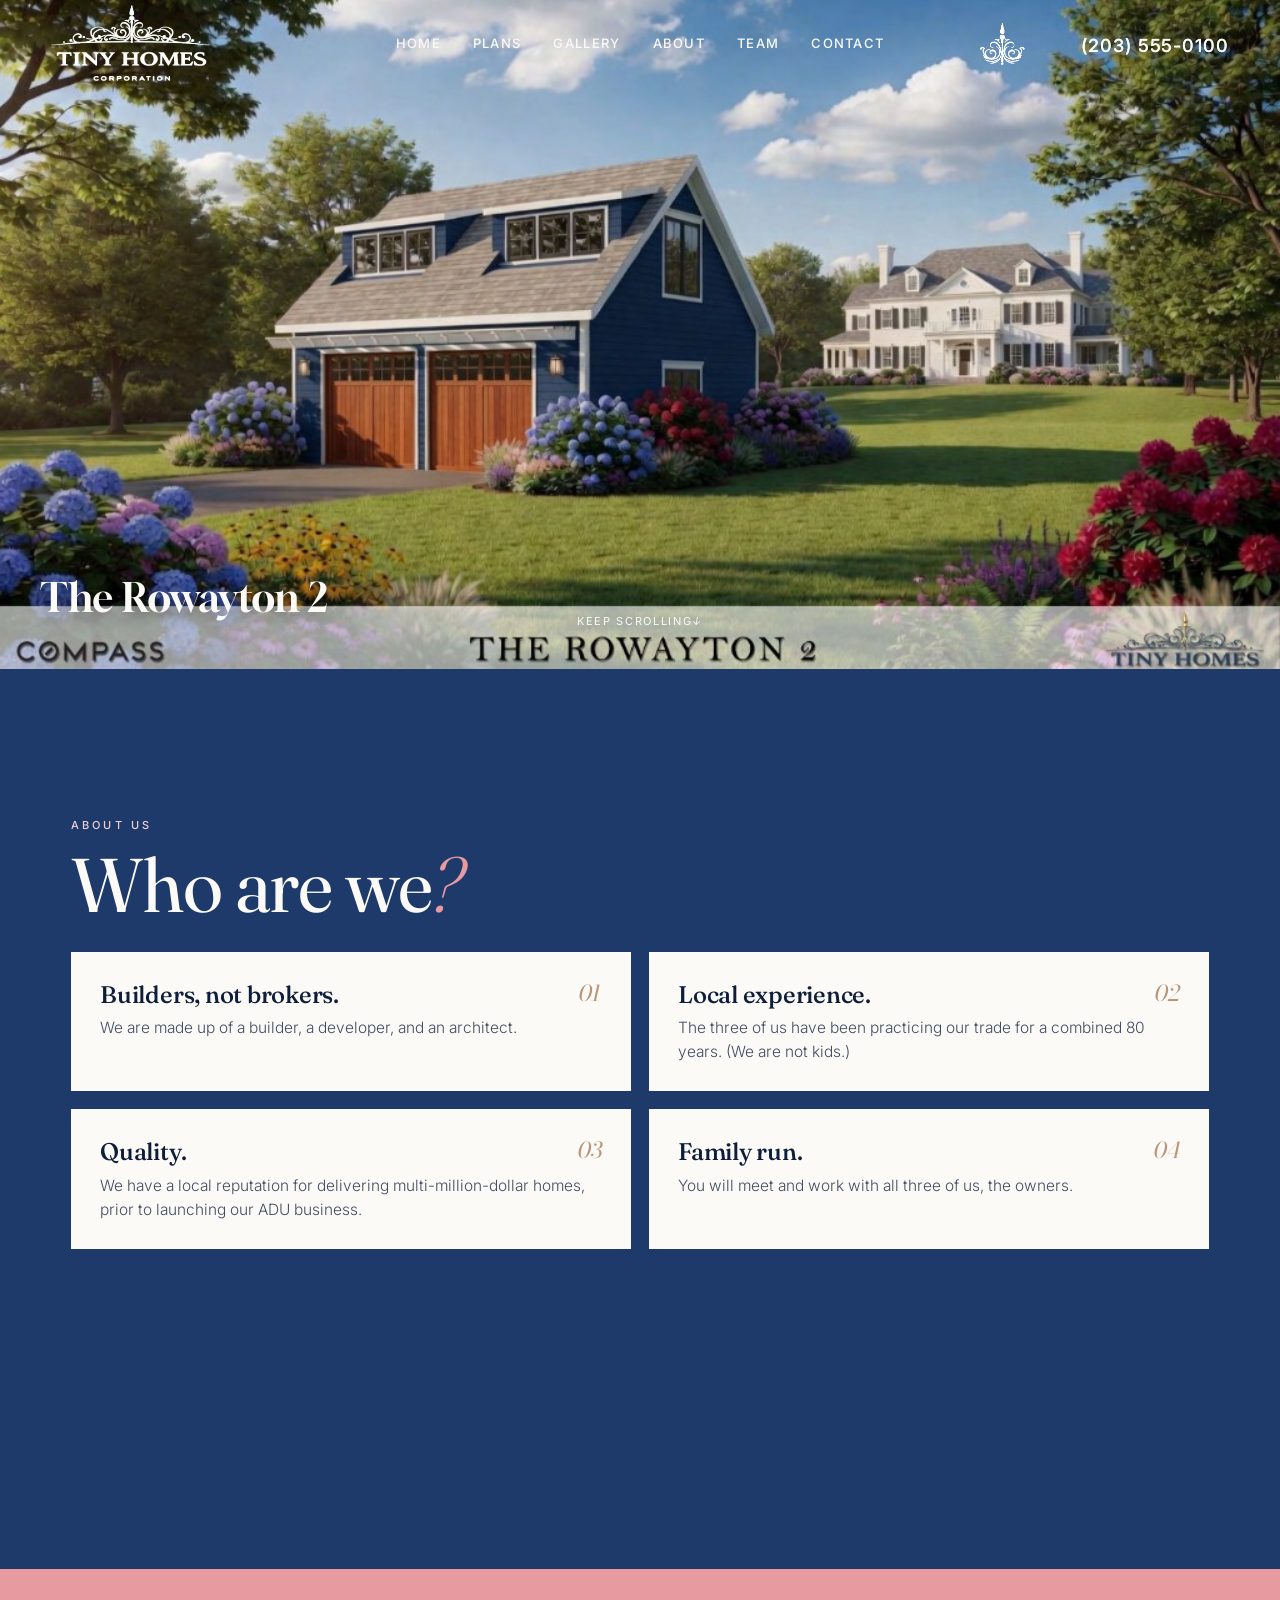
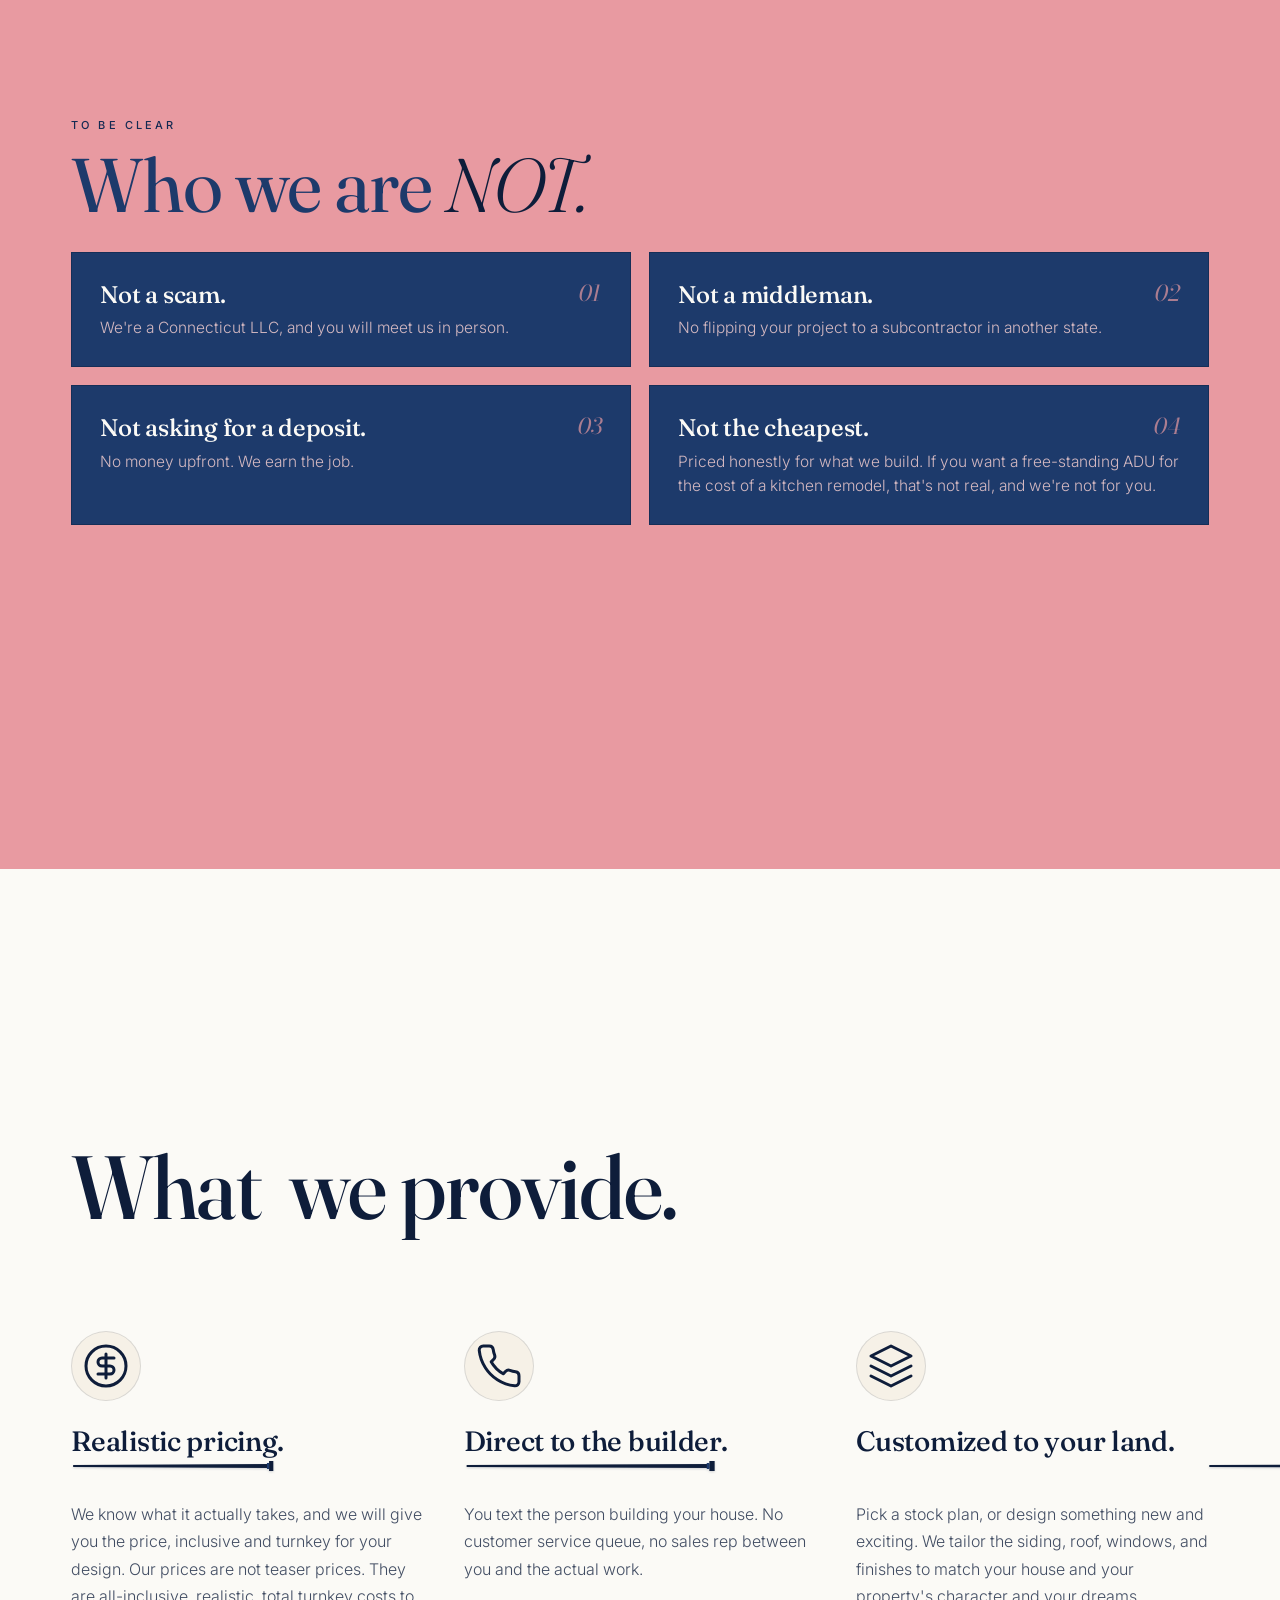
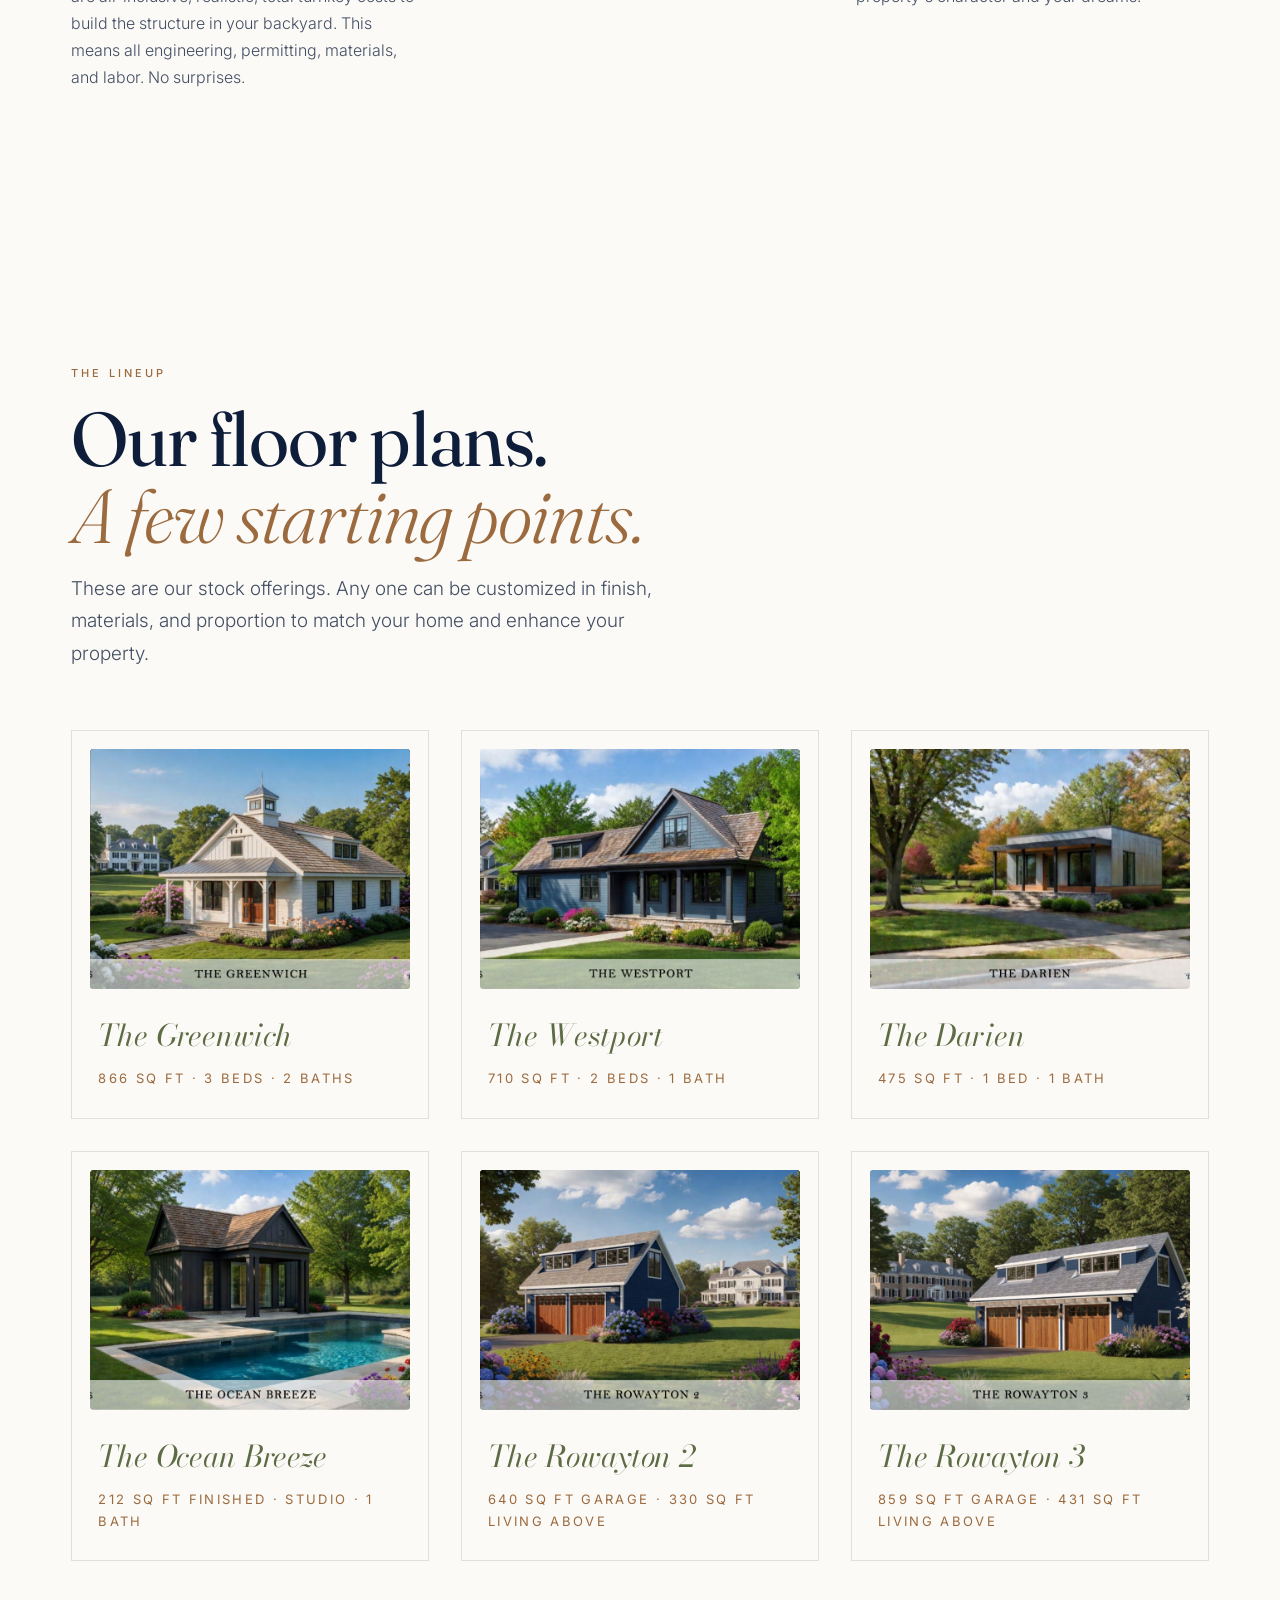
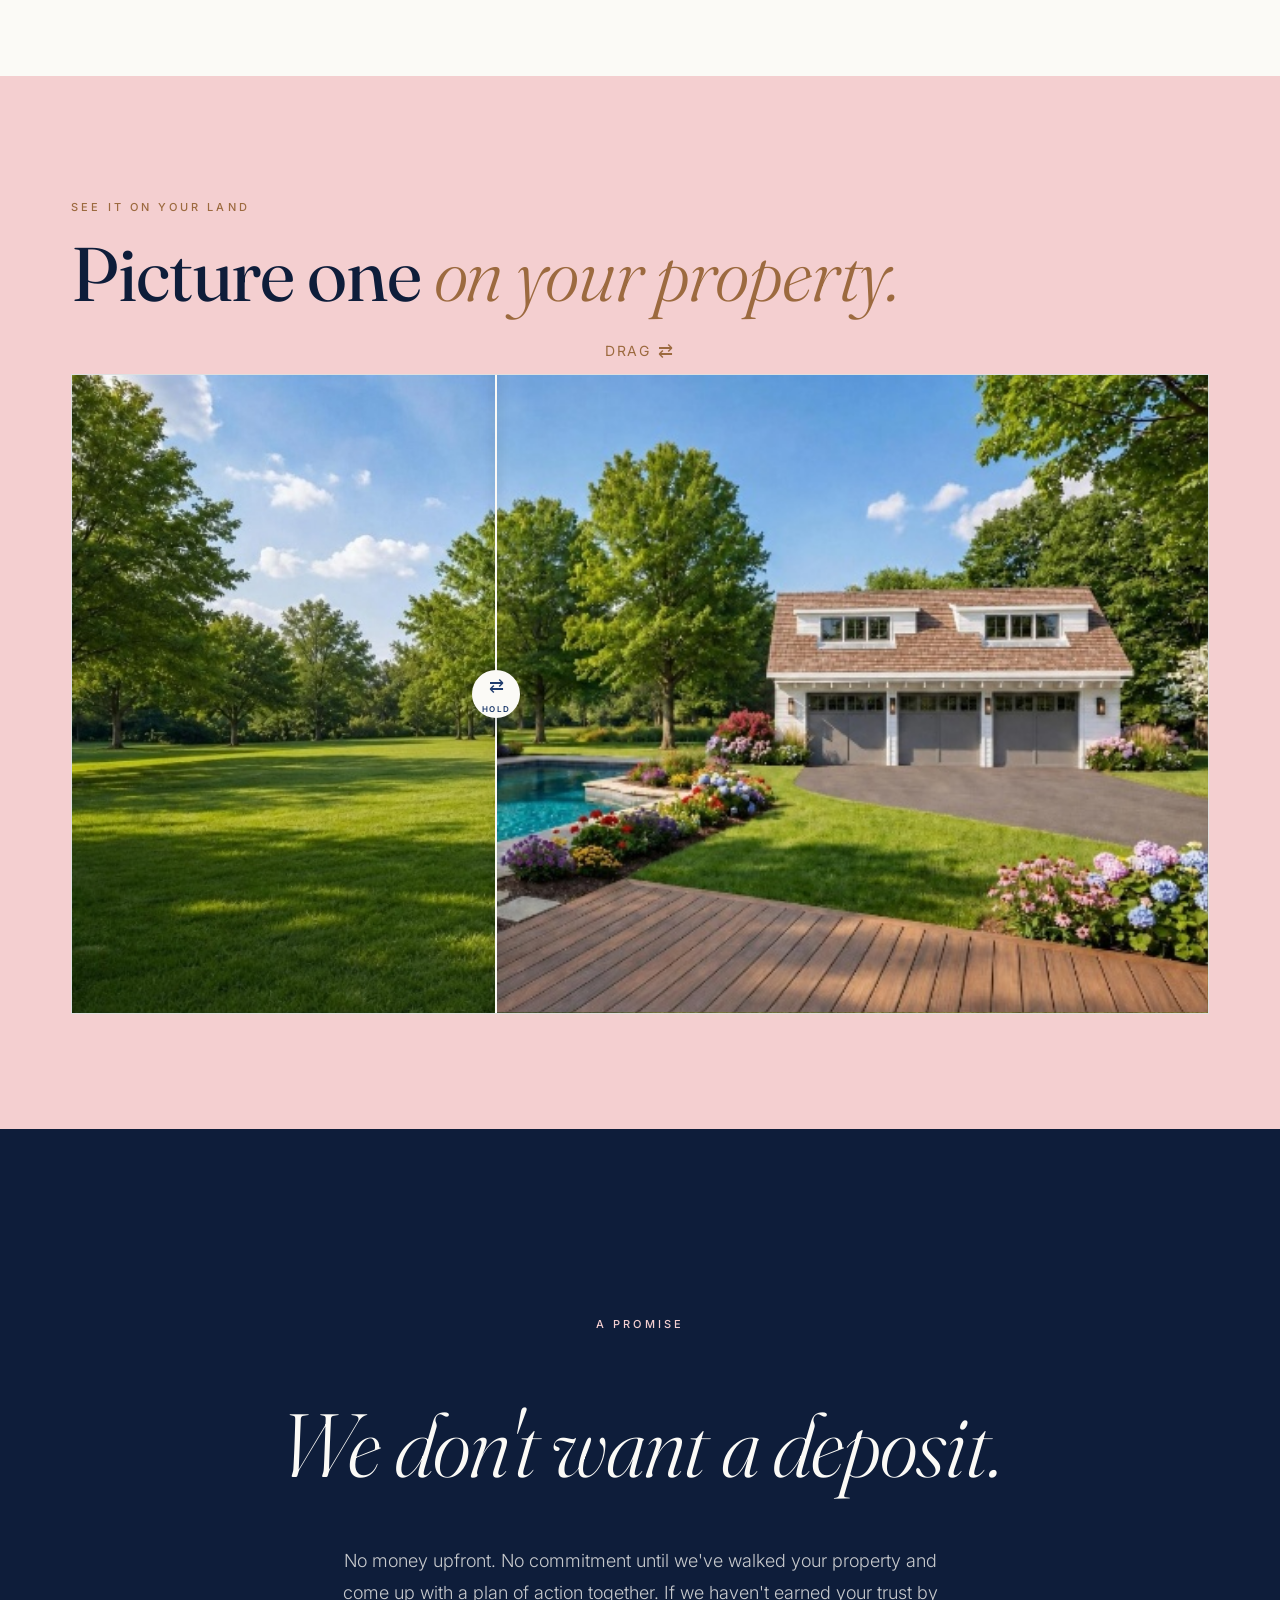
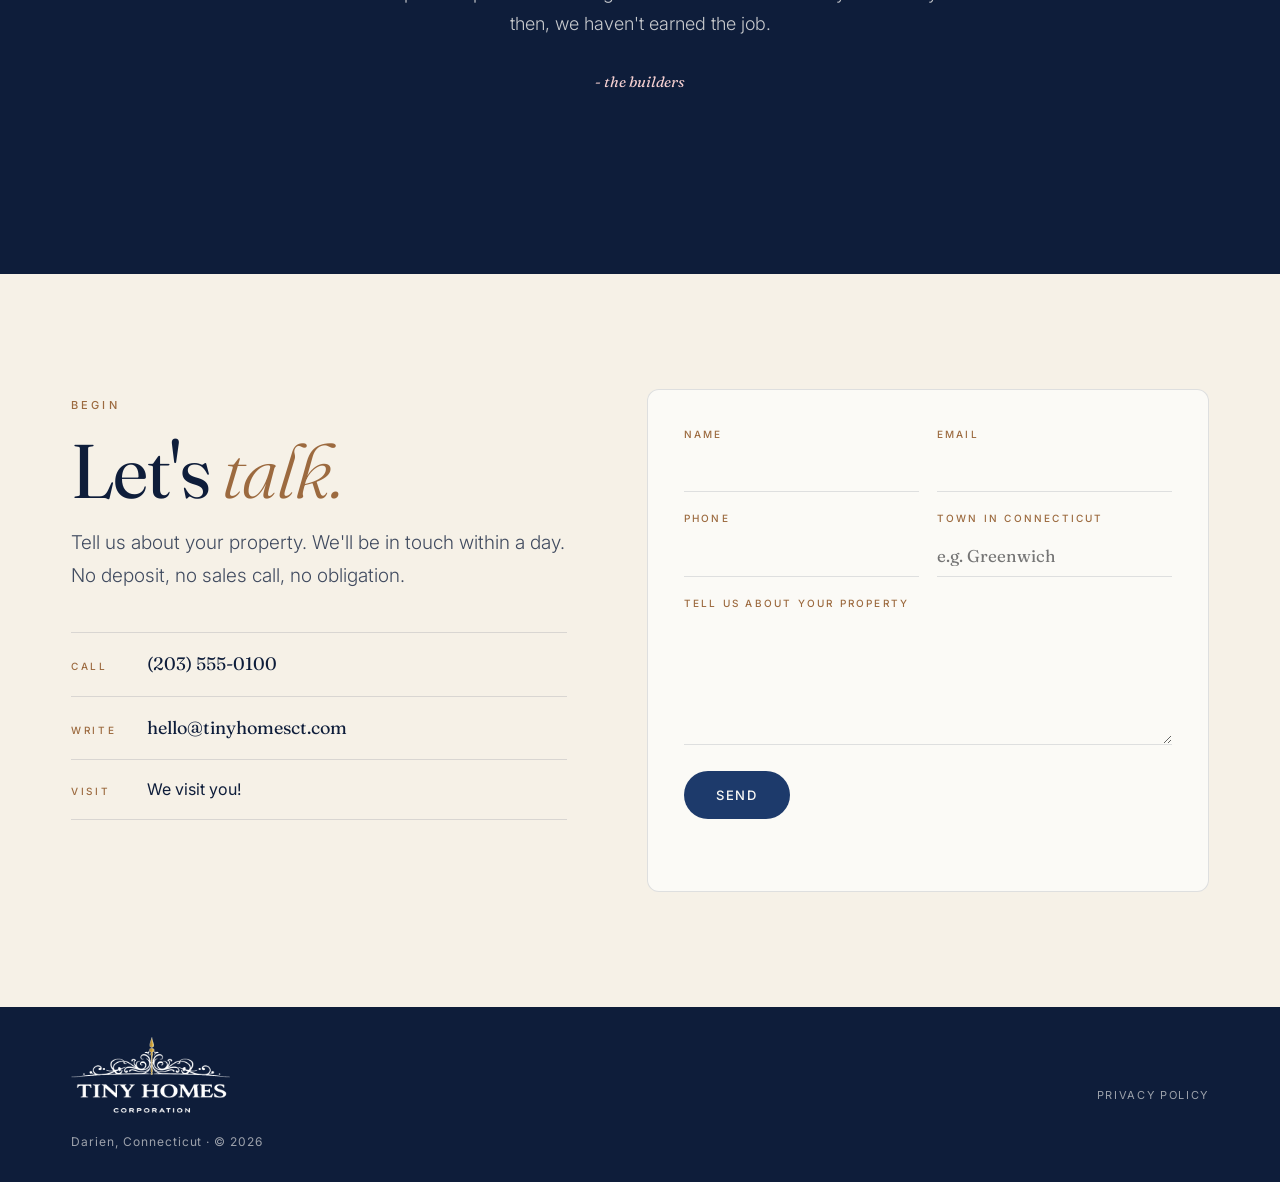
<file: index.html>
<!DOCTYPE html>
<html lang="en">
<head>
  <meta charset="UTF-8">
  <meta name="viewport" content="width=device-width, initial-scale=1.0">
  <title>Tiny Homes — Concept v2</title>
  <meta name="description" content="TinyHomes: Built by hand in Darien, Connecticut.">
  <meta property="og:image" content="/placeholder-og.jpg">
  <link rel="canonical" href="https://tinyhomesct.com/">
  <link rel="icon" href="/favicon.ico">
  <link rel="preconnect" href="https://fonts.googleapis.com">
  <link rel="preconnect" href="https://fonts.gstatic.com" crossorigin>
  <link href="https://fonts.googleapis.com/css2?family=Bodoni+Moda:ital,opsz,wght@0,6..96,400;0,6..96,500;0,6..96,700;0,6..96,900;1,6..96,400;1,6..96,500&family=Fraunces:ital,opsz,wght@0,9..144,300;0,9..144,400;0,9..144,500;0,9..144,700;0,9..144,900;1,9..144,300;1,9..144,400;1,9..144,500&family=Inter:wght@300;400;500;600&family=Caveat:wght@400;500;600;700&family=Permanent+Marker&family=Gloock&display=swap" rel="stylesheet">
  <link rel="stylesheet" href="css/styles.css">
</head>
<body class="is-home">

  <div class="grain"></div>

  <!-- ============ HEADER ============ -->
  <header class="site-header" id="siteHeader">
    <div class="header-inner">
      <a href="/index.html" class="brand-name">
        <img src="/images/logo-full.png" alt="Tiny Homes Corporation">
      </a>

      <!-- Mobile menu toggle -->
      <button class="nav-toggle" id="navToggle" aria-label="Toggle navigation">
        <span></span><span></span><span></span>
      </button>

      <a href="/contact.html" class="brand-phone">
        <span class="brand-phone-number">(203) 555-0100</span>
        <img src="/images/logo.png" alt="TinyHomes">
      </a>
    </div>
  </header>

  <!-- Mobile nav overlay (outside header to avoid backdrop-filter trap on iOS) -->
  <nav class="site-nav" id="siteNav">
        <a href="/index.html" class="nav-link">Home</a>
        <a href="/plans.html" class="nav-link">Plans</a>
        <a href="/gallery.html" class="nav-link">Gallery</a>
        <a href="/about.html" class="nav-link">About</a>
        <a href="/team.html" class="nav-link">Team</a>
        <a href="/contact.html" class="nav-link">Contact</a>
      </nav>

  <main>

    <!-- ============================================================
         SECTION 1 — HERO SLIDER (model showcase with Ken Burns)
         ============================================================ -->
    <section class="hero-slider" id="heroSlider">
      <div class="slider-track" id="sliderTrack">
        <!-- Slides are injected by JS from the SLIDE_DATA config -->
      </div>
      <div id="heroCaptionContainer" class="hero-caption-container"></div>
    </section>

    <!-- ============================================================
         SECTION 2 — WHO ARE WE  (Set Piece #1: PAINT REVEAL via X-ray)
         Bottom layer = finished state (navy bg, white cards).
         Cover layer = beige sheet that hides the finished state.
         Paint strokes are MASK CUTOUTS on the cover — wherever
         paint "draws," the cover is erased, revealing what's below.
         Headline sits ABOVE both layers, always visible.
         ============================================================ -->
    <section class="section section-who" id="who">
      <div class="sticky-stage">

        <!-- BOTTOM LAYER: the finished state, fully built and waiting -->
        <div class="finished-state">
          <div class="container-inner">
            <p class="eyebrow">about us</p>
            <h2 class="display-h2">Who are we<em>?</em></h2>
            <ul class="bullet-grid">
              <li class="bullet-card" data-jiggle data-bullet="0">
                <span class="bullet-num">01</span>
                <h3>Builders, not brokers.</h3>
                <p>We are made up of a builder, a developer, and an architect.</p>
              </li>
              <li class="bullet-card" data-jiggle data-bullet="1">
                <span class="bullet-num">02</span>
                <h3>Local experience.</h3>
                <p>The three of us have been practicing our trade for a combined 80 years. (We are not kids.)</p>
              </li>
              <li class="bullet-card" data-jiggle data-bullet="2">
                <span class="bullet-num">03</span>
                <h3>Quality.</h3>
                <p>We have a local reputation for delivering multi-million-dollar homes, prior to launching our ADU business.</p>
              </li>
              <li class="bullet-card" data-jiggle data-bullet="3">
                <span class="bullet-num">04</span>
                <h3>Family run.</h3>
                <p>You will meet and work with all three of us, the owners.</p>
              </li>
            </ul>
          </div>
        </div>

        <!-- COVER LAYER: SVG with internal mask. Contains a beige rect
             AND the "before" headline as SVG text. Both are masked by
             the diagonal strokes — paint reveals through both the beige
             cover AND the navy headline, exposing the white headline
             underneath at the same time. -->
        <svg class="cover-sheet" id="coverSheet" preserveAspectRatio="none"
             xmlns="http://www.w3.org/2000/svg"></svg>

      </div>
    </section>


    <!-- ============================================================
         SECTION 3 — WHO WE ARE NOT  (Set Piece #2: PAINT REVEAL #2)
         Same x-ray mechanic as section 2. Cover starts as COBALT
         (matching the painted end of section 2 — seamless continuity).
         Paint erases through to a PINK finished state with cobalt
         cards. Headline shifts from "Who we are NOT" in white-on-cobalt
         to "Who we are NOT" in cobalt-on-pink through the reveal.
         ============================================================ -->
    <section class="section section-who-not" id="who-not">
      <div class="sticky-stage">

        <!-- BOTTOM LAYER: pink finished state -->
        <div class="finished-state finished-state-pink">
          <div class="container-inner">
            <p class="eyebrow">to be clear</p>
            <h2 class="display-h2">Who we are <em>NOT.</em></h2>
            <ul class="bullet-grid">
              <li class="bullet-card bullet-card-not" data-jiggle data-bullet="0">
                <span class="bullet-num">01</span>
                <h3>Not a scam.</h3>
                <p>We're a Connecticut LLC, and you will meet us in person.</p>
              </li>
              <li class="bullet-card bullet-card-not" data-jiggle data-bullet="1">
                <span class="bullet-num">02</span>
                <h3>Not a middleman.</h3>
                <p>No flipping your project to a subcontractor in another state.</p>
              </li>
              <li class="bullet-card bullet-card-not" data-jiggle data-bullet="2">
                <span class="bullet-num">03</span>
                <h3>Not asking for a deposit.</h3>
                <p>No money upfront. We earn the job.</p>
              </li>
              <li class="bullet-card bullet-card-not" data-jiggle data-bullet="3">
                <span class="bullet-num">04</span>
                <h3>Not the cheapest.</h3>
                <p>Priced honestly for what we build. If you want a free-standing ADU for the cost of a kitchen remodel, that's not real, and we're not for you.</p>
              </li>
            </ul>
          </div>
        </div>

        <!-- COVER LAYER: cobalt SVG with internal mask + foreignObject headline -->
        <svg class="cover-sheet" id="coverSheet2" preserveAspectRatio="none"
             xmlns="http://www.w3.org/2000/svg"></svg>

      </div>
    </section>


    <!-- ============================================================
         SECTION 4 — WHAT WE PROVIDE → SCRIBBLE → MAKES US DIFFERENT
         (Set Piece #3: SCRIBBLE-OUT + HANDWRITTEN CORRECTION)
         Final reading: "What [we provide.] [makes us different.]"
         The "we provide." part gets scribbled out, with the marker
         label "makes us different." written above just that portion.
         ============================================================ -->
    <section class="section section-different" id="different">
      <div class="container">
        <div class="strike-heading" id="strikeHeading">
          <h2 class="display-h2">
            <span class="title-kept">What</span>
            <span class="title-correct" id="titleCorrect">
              <!-- handwritten label sits above the crossed-out portion -->
              <span class="marker-label" id="markerLabel">makes us different.</span>
              <!-- the printed portion being crossed out -->
              <span class="title-strike" id="titleStrike">
                <span class="scribble-target" id="scribbleTarget">we provide.</span>
                <svg class="scribble-svg" id="scribbleSvg" preserveAspectRatio="none"
                     xmlns="http://www.w3.org/2000/svg"></svg>
              </span>
            </span>
          </h2>
        </div>

        <ul class="value-row">
          <li class="value-col" data-jiggle>
            <div class="value-icon">
              <svg width="48" height="48" viewBox="0 0 24 24" fill="none" stroke="currentColor" stroke-width="1.5" stroke-linecap="round" stroke-linejoin="round" style="color: var(--ink);">
                <circle cx="12" cy="12" r="10"></circle>
                <path d="M16 8h-6a2 2 0 1 0 0 4h4a2 2 0 1 1 0 4H8"></path>
                <path d="M12 18V6"></path>
              </svg>
            </div>
            <div class="nailed-title">
              <h3>Realistic pricing.</h3>
              <svg class="nail-h" viewBox="0 0 200 14" preserveAspectRatio="none" xmlns="http://www.w3.org/2000/svg" aria-hidden="true">
                <polygon class="nail-shaft" points="2,6 186,5 186,9 2,8" fill="#0e1d3a"/>
                <rect class="nail-head" x="186" y="2" width="4" height="10" fill="#0e1d3a"/>
                <rect x="184" y="4" width="2" height="6" fill="#1d3a6b"/>
              </svg>
            </div>
            <p>We know what it actually takes, and we will give you the price, inclusive and turnkey for your design. Our prices are not teaser prices. They are all-inclusive, realistic, total turnkey costs to build the structure in your backyard. This means all engineering, permitting, materials, and labor. No surprises.</p>
          </li>
          <li class="value-col" data-jiggle>
            <div class="value-icon">
              <svg width="48" height="48" viewBox="0 0 24 24" fill="none" stroke="currentColor" stroke-width="1.5" stroke-linecap="round" stroke-linejoin="round" style="color: var(--ink);">
                <path d="M22 16.92v3a2 2 0 0 1-2.18 2 19.79 19.79 0 0 1-8.63-3.07 19.5 19.5 0 0 1-6-6 19.79 19.79 0 0 1-3.07-8.67A2 2 0 0 1 4.11 2h3a2 2 0 0 1 2 1.72 12.84 12.84 0 0 0 .7 2.81 2 2 0 0 1-.45 2.11L8.09 9.91a16 16 0 0 0 6 6l1.27-1.27a2 2 0 0 1 2.11-.45 12.84 12.84 0 0 0 2.81.7A2 2 0 0 1 22 16.92z"></path>
              </svg>
            </div>
            <div class="nailed-title">
              <h3>Direct to the builder.</h3>
              <svg class="nail-h" viewBox="0 0 200 14" preserveAspectRatio="none" xmlns="http://www.w3.org/2000/svg" aria-hidden="true">
                <polygon class="nail-shaft" points="2,6 186,5 186,9 2,8" fill="#0e1d3a"/>
                <rect class="nail-head" x="186" y="2" width="4" height="10" fill="#0e1d3a"/>
                <rect x="184" y="4" width="2" height="6" fill="#1d3a6b"/>
              </svg>
            </div>
            <p>You text the person building your house. No customer service queue, no sales rep between you and the actual work.</p>
          </li>
          <li class="value-col" data-jiggle>
            <div class="value-icon">
              <svg width="48" height="48" viewBox="0 0 24 24" fill="none" stroke="currentColor" stroke-width="1.5" stroke-linecap="round" stroke-linejoin="round" style="color: var(--ink);">
                <path d="M12 2L2 7l10 5 10-5-10-5z"></path>
                <path d="M2 17l10 5 10-5"></path>
                <path d="M2 12l10 5 10-5"></path>
              </svg>
            </div>
            <div class="nailed-title">
              <h3>Customized to your land.</h3>
              <svg class="nail-h" viewBox="0 0 200 14" preserveAspectRatio="none" xmlns="http://www.w3.org/2000/svg" aria-hidden="true">
                <polygon class="nail-shaft" points="2,6 186,5 186,9 2,8" fill="#0e1d3a"/>
                <rect class="nail-head" x="186" y="2" width="4" height="10" fill="#0e1d3a"/>
                <rect x="184" y="4" width="2" height="6" fill="#1d3a6b"/>
              </svg>
            </div>
            <p>Pick a stock plan, or design something new and exciting. We tailor the siding, roof, windows, and finishes to match your house and your property's character and your dreams.</p>
          </li>
        </ul>
      </div>
    </section>


    <!-- ============================================================
         SECTION 5 — OUR FLOOR PLANS
         ============================================================ -->
    <section class="section section-plans" id="plans">
      <div class="container">
        <p class="eyebrow">the lineup</p>
        <h2 class="display-h2">Our floor plans.<br><em>A few starting points.</em></h2>
        <p class="lead">These are our stock offerings. Any one can be customized in finish, materials, and proportion to match your home and enhance your property.</p>

        <div class="plan-grid" id="planGrid">
          <!-- Populated by JS -->
        </div>
      </div>
    </section>


    <!-- ============================================================
         SECTION 6 — BEFORE / AFTER SLIDER
         ============================================================ -->
    <section class="section section-slider" id="slider" style="position: relative;">
      <div class="container">
        <p class="eyebrow">see it on your land</p>
        <h2 class="display-h2">Picture one <em>on your property.</em></h2>
        
        <div class="drag-cue-top" style="margin-top: 24px; margin-bottom: 8px;">Drag <span>⇄</span></div>
        <div class="ba-slider" id="baSlider" style="margin-top: 0;">
          <div class="ba-layer ba-empty">
            <img src="/images/ba-before.jpg" alt="Empty backyard before tiny home" class="ba-image">
            <!-- "before" caption lives on the bottom layer with the before-image -->
            <span class="ba-cap ba-cap-before">your house before</span>
          </div>
          <div class="ba-layer ba-with" id="baWith">
            <img src="/images/ba-after.jpg" alt="House with pool house" class="ba-image">
            <!-- "after" caption lives on the top (clipped) layer with the after-image.
                 Both the image AND caption get clipped by the slider's clip-path. -->
            <span class="ba-cap ba-cap-after">your house after</span>
          </div>
          <div class="ba-handle" id="baHandle">
            <span class="ba-handle-icon">⇄<span class="ba-handle-hold">hold</span></span>
          </div>
        </div>
      </div>
    </section>


    <!-- ============================================================
         SECTION 7 — "WE DON'T WANT A DEPOSIT" (Set Piece #5: HANDWRITTEN)
         ============================================================ -->
    <section class="section section-deposit" id="deposit">
      <div class="container">
        <p class="eyebrow eyebrow-light">a promise</p>
        <div class="handwritten-target" id="handwrittenTarget">
          <!-- handwritten SVG goes here when animation is added -->
          <h2 class="handwritten-fallback">We don't want a deposit.</h2>
        </div>
        <p class="deposit-body">
          No money upfront. No commitment until we've walked your property and come up with a plan of action together. If we haven't earned your trust by then, we haven't earned the job.
        </p>
        <p class="deposit-signature"><em>- the builders</em></p>
      </div>
    </section>


    <!-- ============================================================
         SECTION 8 — LET'S TALK (CONTACT FORM)
         ============================================================ -->
    <section class="section section-talk" id="contact">
      <div class="container talk-grid">
        <div class="talk-left">
          <p class="eyebrow">begin</p>
          <h2 class="display-h2">Let's <em>talk.</em></h2>
          <p class="lead">Tell us about your property. We'll be in touch within a day. No deposit, no sales call, no obligation.</p>
          <ul class="contact-points">
            <li><strong>Call</strong> <a href="tel:+12035550100">(203) 555-0100</a></li>
            <li><strong>Write</strong> <a href="mailto:hello@tinyhomesct.com">hello@tinyhomesct.com</a></li>
            <li><strong>Visit</strong> We visit you!</li>
          </ul>
        </div>

        <form class="talk-form" id="contactForm" novalidate>
          <input type="hidden" name="sourcePage" id="sourcePage" value="">
          <input type="text" name="website" class="hp-field" tabindex="-1" autocomplete="off">
          <label>
            <span>Name</span>
            <input type="text" name="name" required>
          </label>
          <label>
            <span>Email</span>
            <input type="email" name="email" required>
          </label>
          <label>
            <span>Phone</span>
            <input type="tel" name="phone">
          </label>
          <label>
            <span>Town in Connecticut</span>
            <input type="text" name="town" placeholder="e.g. Greenwich">
          </label>
          <label class="full">
            <span>Tell us about your property</span>
            <textarea name="message" rows="5" required></textarea>
          </label>
          <button type="submit" class="btn btn-primary">Send</button>
          <p class="form-feedback" id="formFeedback" aria-live="polite"></p>
        </form>
      </div>
    </section>


    <!-- ============ FOOTER ============ -->
    <footer class="site-footer">
      <div class="container footer-inner">
        <div class="footer-left">
          <img src="/images/logo-full-white.png" alt="Tiny Homes Corporation" class="footer-logo">
          <p class="footer-meta">Darien, Connecticut &middot; © 2026</p>
        </div>
        <div class="footer-right">
          <a href="/privacy.html" class="footer-link">Privacy Policy</a>
        </div>
      </div>
    </footer>

    <button class="back-to-top" id="backToTop" aria-label="Back to top">
      <svg viewBox="0 0 24 24" fill="none" stroke="currentColor" stroke-width="2" stroke-linecap="round" stroke-linejoin="round">
        <path d="M12 19V5M5 12l7-7 7 7"/>
      </svg>
    </button>

  </main>

  <div class="plan-modal" id="planModal">
    <div class="modal-content">
      <button class="modal-close" onclick="closeModal()">&times;</button>
      <div class="modal-image" id="modalImage"></div>
      <div class="modal-details">
        <h2 id="modalTitle" style="font-family: var(--quirky); font-size: 48px; color: var(--olive-d); font-weight: 400; margin-bottom: 8px;"></h2>
        <div class="modal-spec" id="modalSpec" style="font-family: var(--body); font-size: 14px; letter-spacing: 0.1em; color: var(--cognac); text-transform: uppercase; margin-bottom: 24px;"></div>
        <div class="modal-desc" id="modalDesc" style="color: var(--ink); line-height: 1.6; margin-bottom: 24px;">
        </div>
        <div style="display: flex; gap: 16px; align-items: center; margin-top: 32px;">
          <a href="#" id="modalSeeMore" class="btn btn-primary">See More</a>
          <a href="#" class="btn btn-ghost" onclick="closeModal(); document.getElementById('contact').scrollIntoView({behavior: 'smooth'})">Request this plan</a>
        </div>
      </div>
    </div>
  </div>

  <script src="js/data.js"></script>

  <script src="js/app.js"></script>
</body>
</html>
</file>
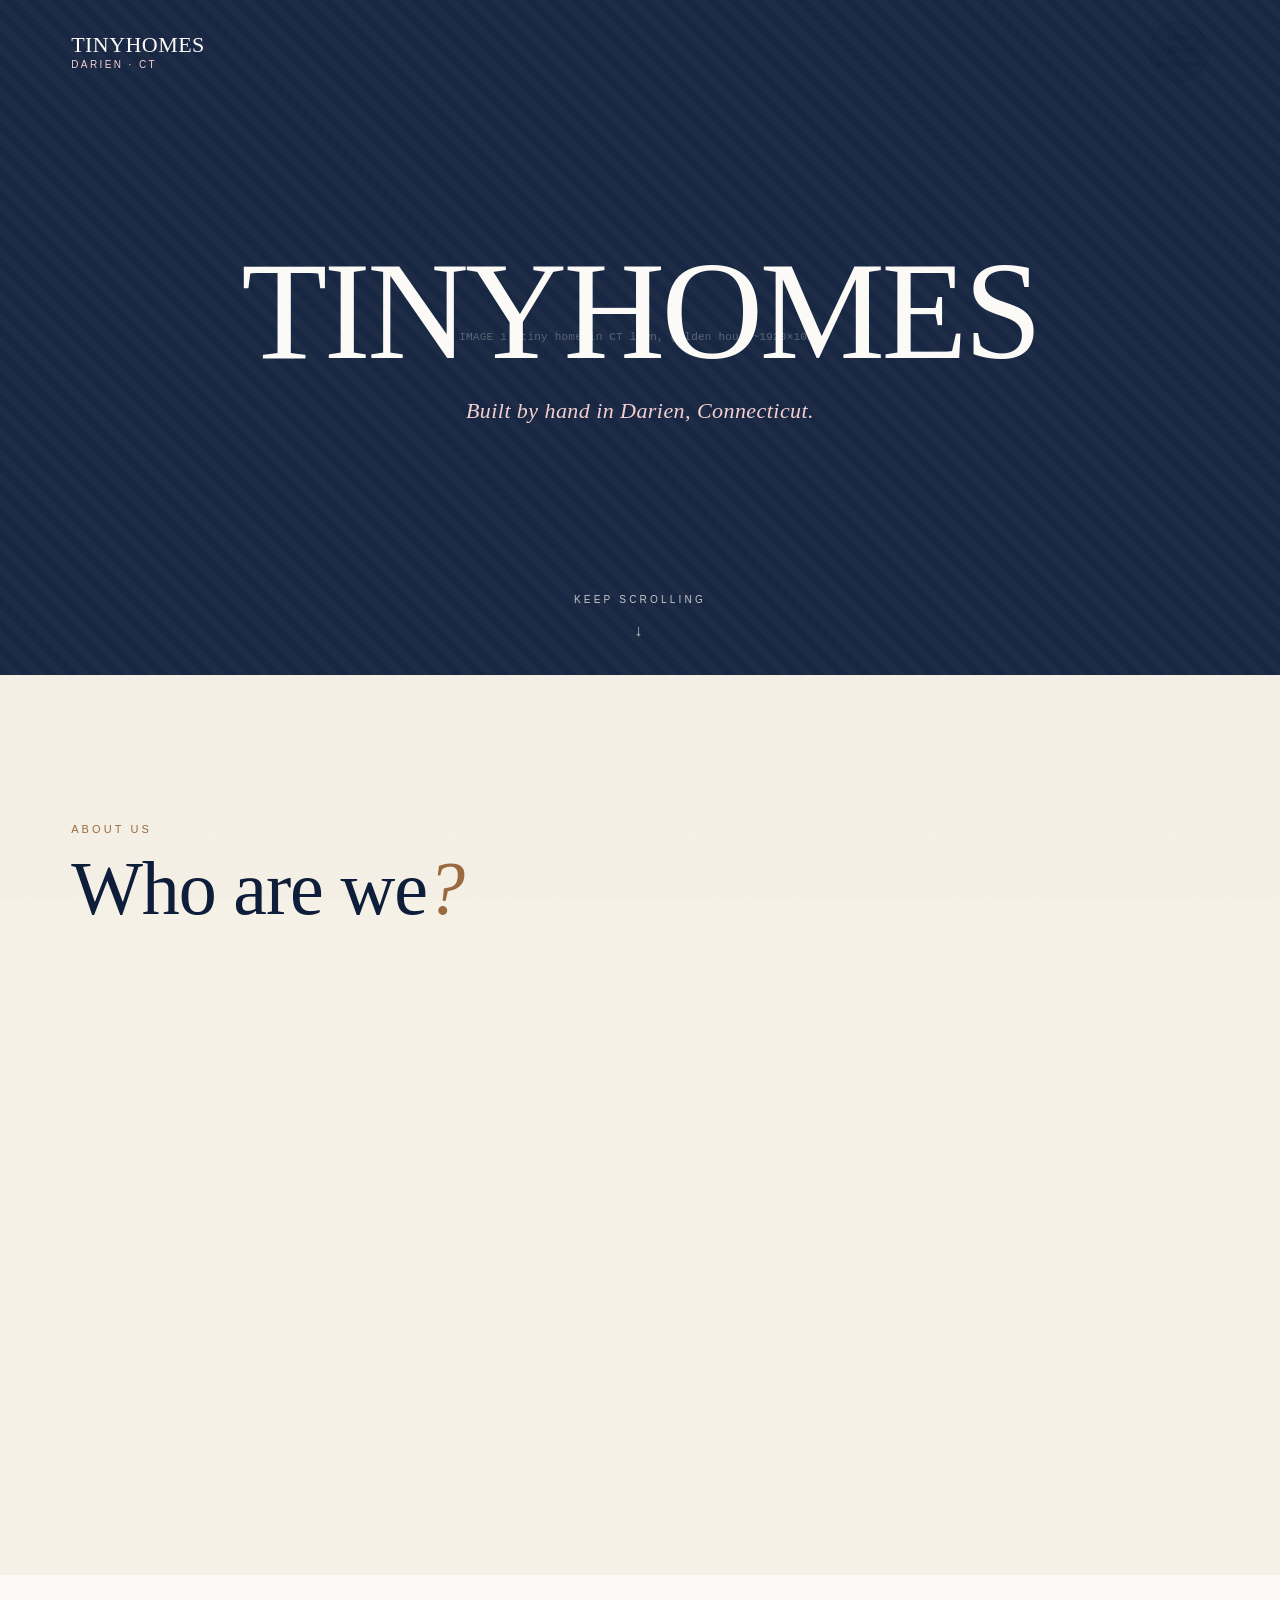
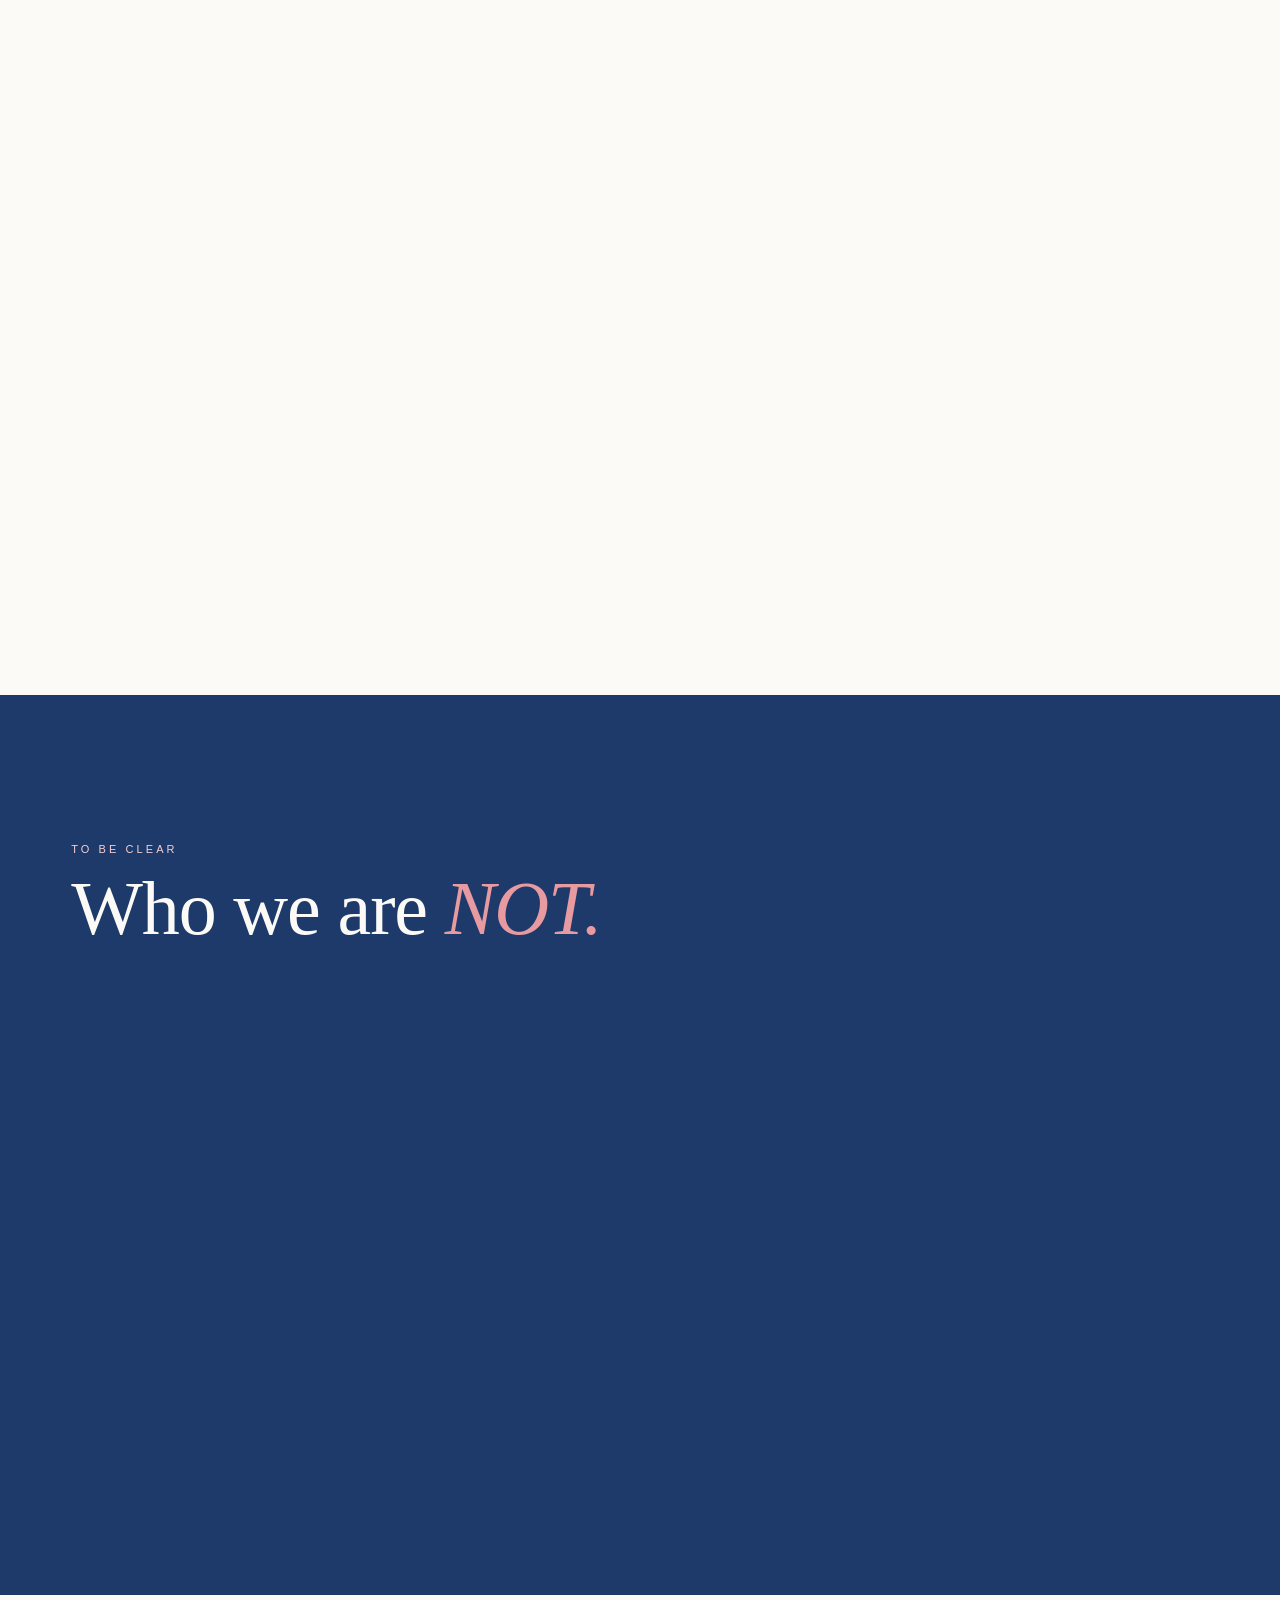
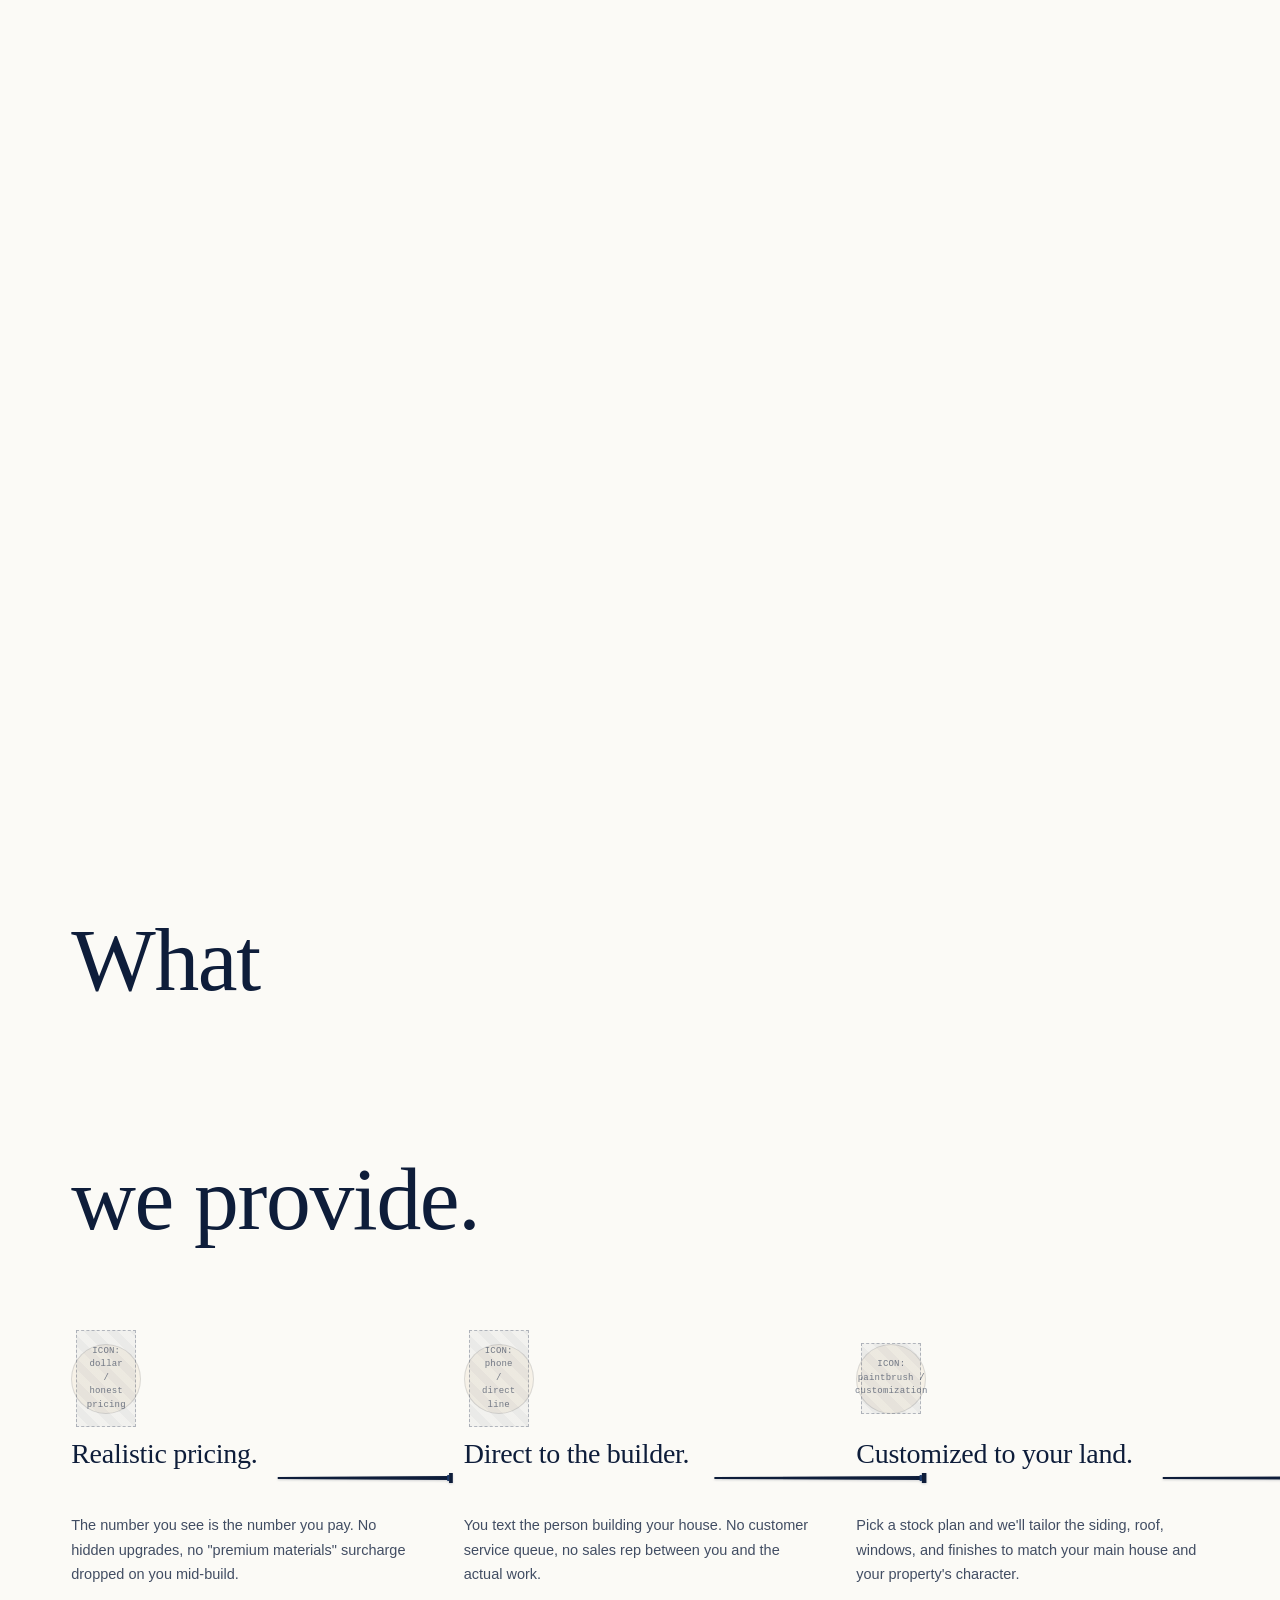
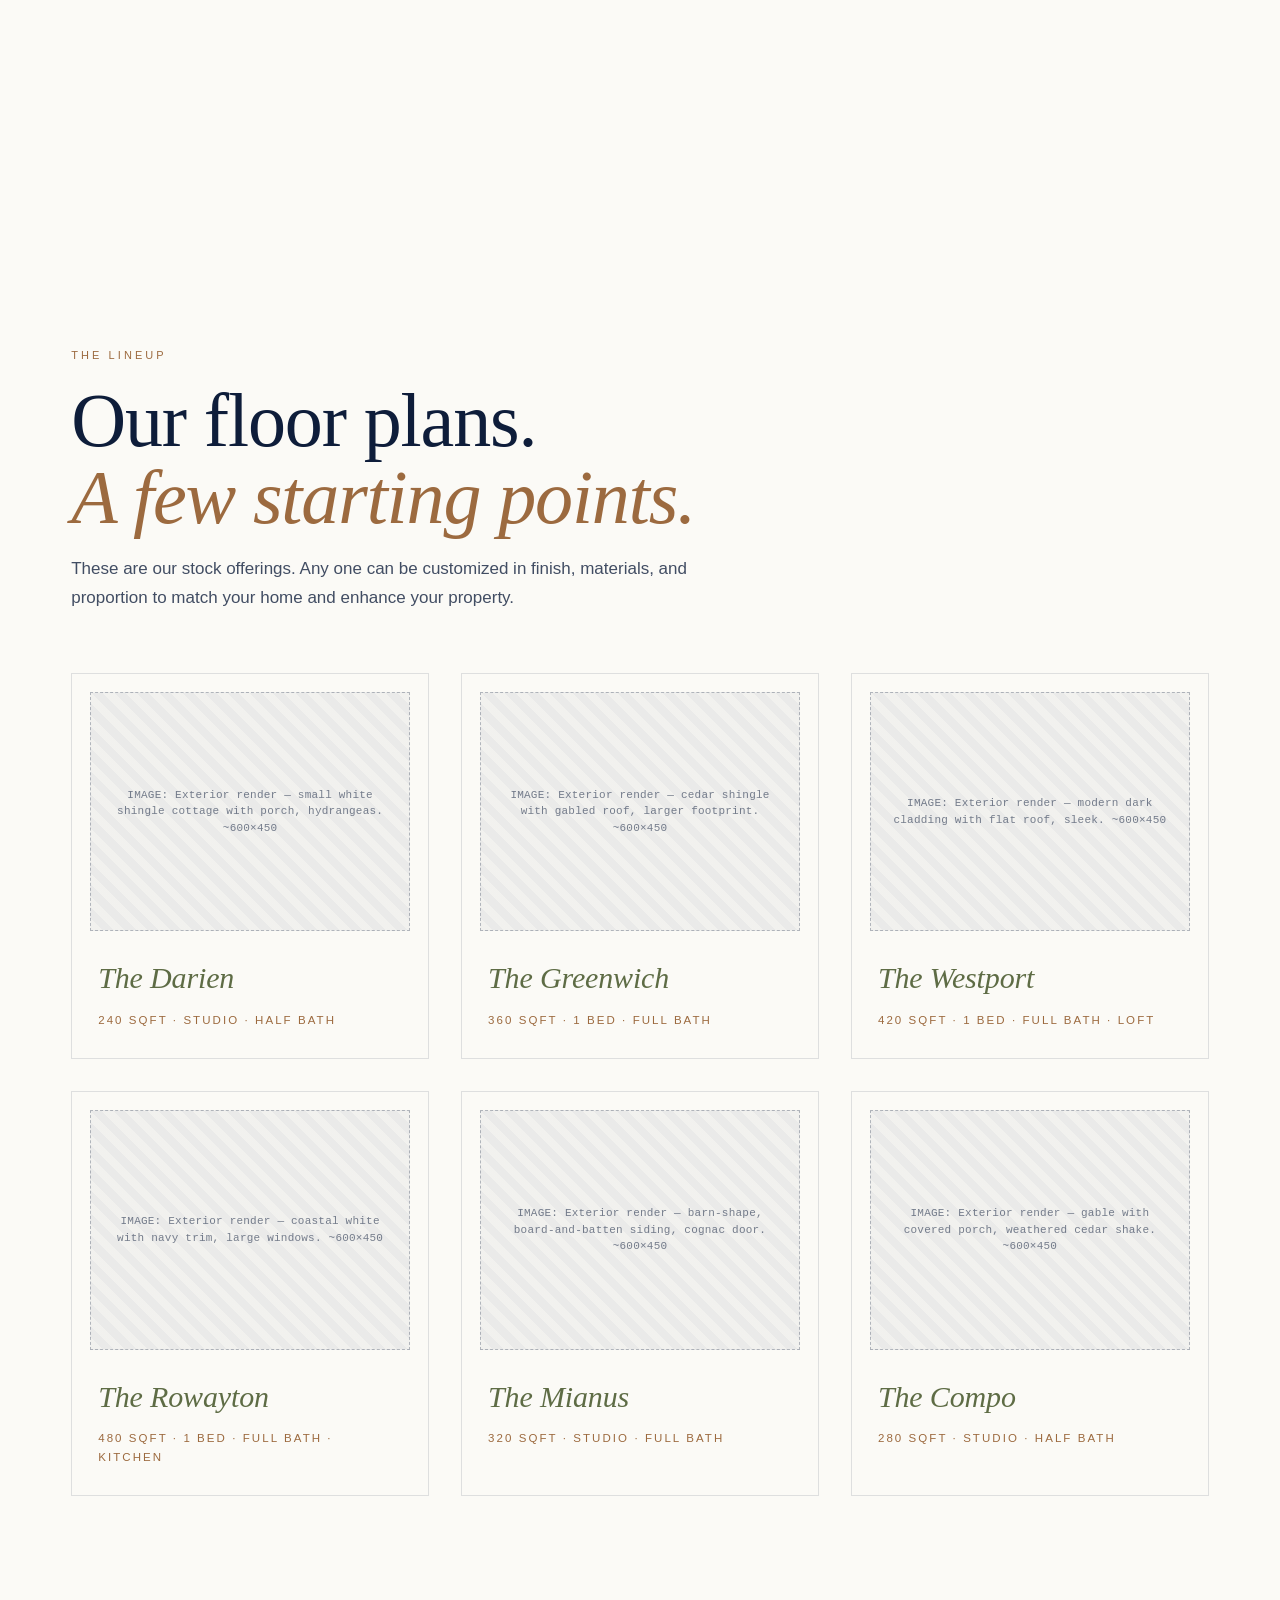
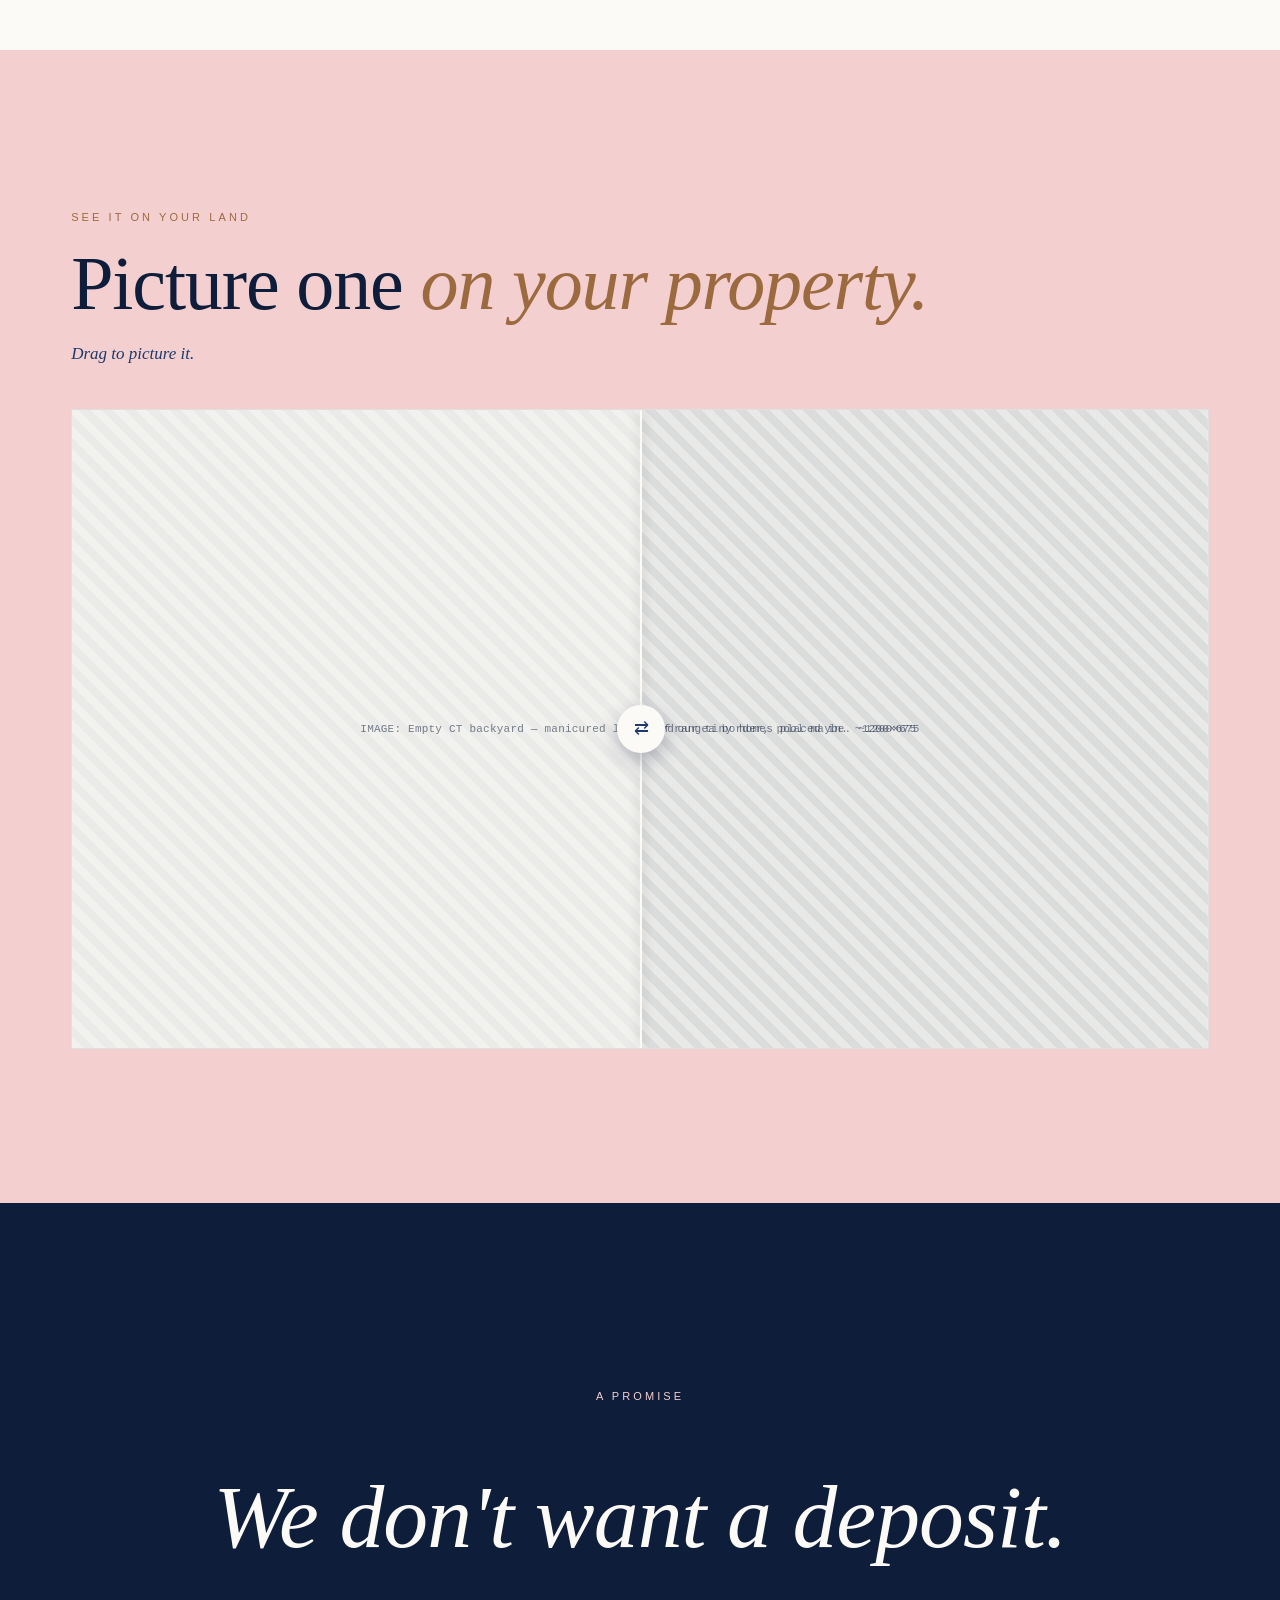
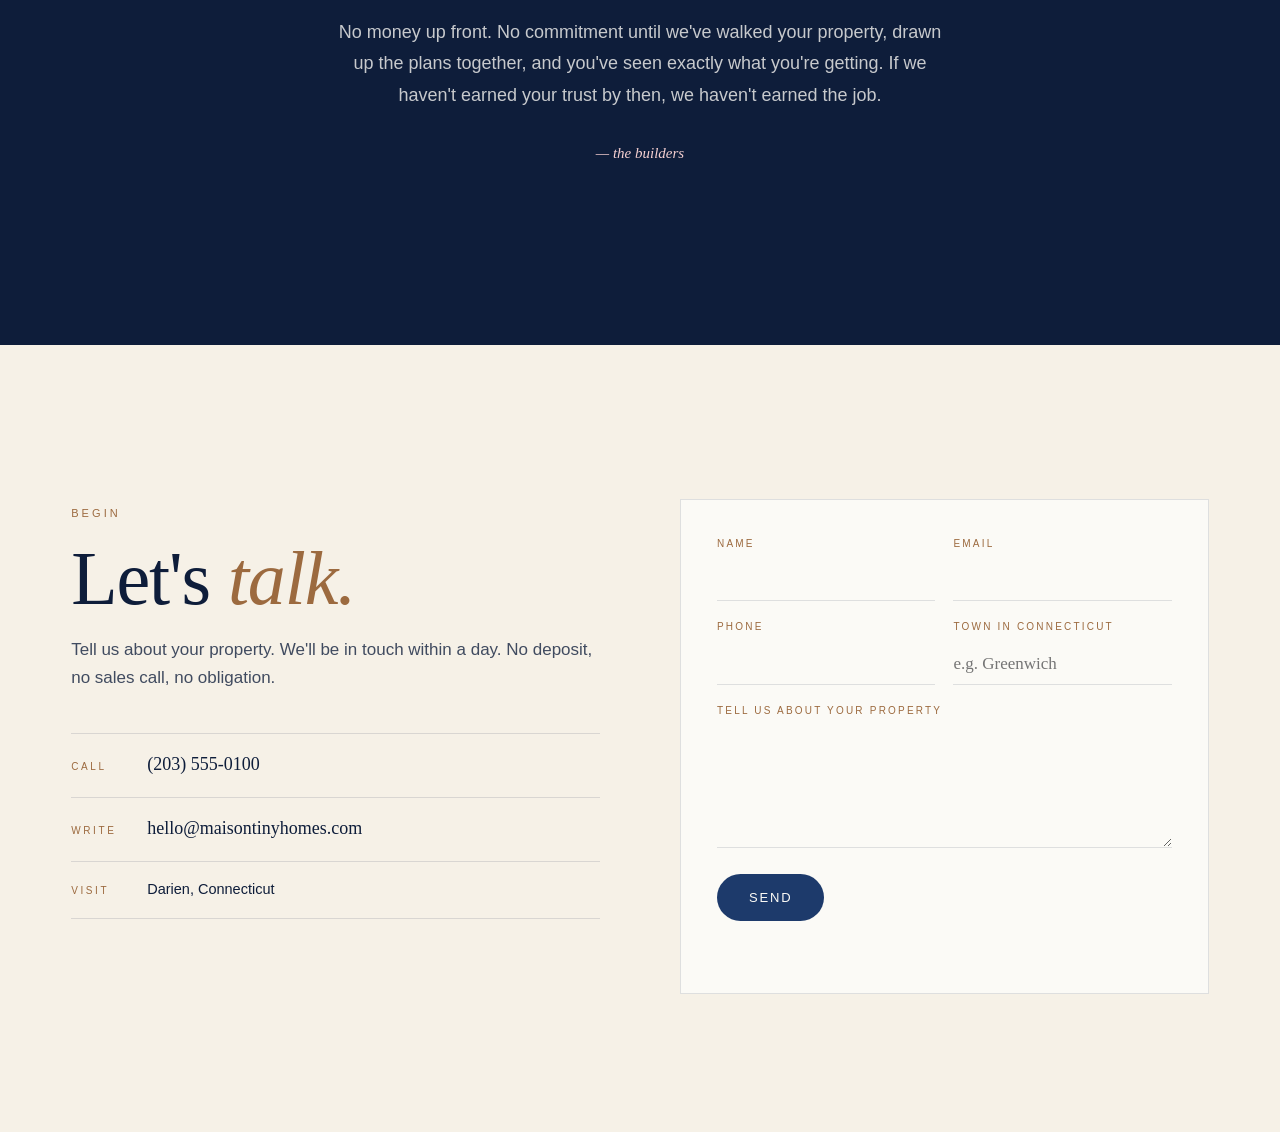
<file: tinyhomes-v2/index.html>
<!DOCTYPE html>
<html lang="en">
<head>
  <meta charset="UTF-8">
  <meta name="viewport" content="width=device-width, initial-scale=1.0">
  <title>Tiny Homes — Concept v2</title>
  <link rel="preconnect" href="https://fonts.googleapis.com">
  <link rel="preconnect" href="https://fonts.gstatic.com" crossorigin>
  <link href="https://fonts.googleapis.com/css2?family=Bodoni+Moda:ital,opsz,wght@0,6..96,400;0,6..96,500;0,6..96,700;0,6..96,900;1,6..96,400;1,6..96,500&family=Fraunces:ital,opsz,wght@0,9..144,300;0,9..144,400;0,9..144,500;0,9..144,700;0,9..144,900;1,9..144,300;1,9..144,400;1,9..144,500&family=Inter:wght@300;400;500;600&family=Caveat:wght@400;500;600;700&family=Permanent+Marker&display=swap" rel="stylesheet">
  <link rel="stylesheet" href="css/styles.css">
</head>
<body>

  <div class="grain"></div>

  <!-- ============ HEADER ============ -->
  <header class="site-header" id="siteHeader">
    <div class="header-inner">
      <a href="#home" class="brand-name">
        <span class="brand-mark">TINYHOMES</span>
        <span class="brand-sub">darien &middot; ct</span>
      </a>
      <a href="#contact" class="brand-logo">
        <div class="placeholder placeholder-logo">LOGO ~60×60 monogram</div>
      </a>
    </div>
  </header>

  <main>

    <!-- ============================================================
         SECTION 1 — HERO (collage + centered title, intentionally short)
         ============================================================ -->
    <section class="hero" id="home">
      <div class="hero-collage" id="heroCollage">
        <div class="collage-slide active">
          <div class="placeholder placeholder-collage">IMAGE 1: tiny home in CT lawn, golden hour ~1920×1080</div>
        </div>
        <div class="collage-slide">
          <div class="placeholder placeholder-collage">IMAGE 2: interior with warm light, big window ~1920×1080</div>
        </div>
        <div class="collage-slide">
          <div class="placeholder placeholder-collage">IMAGE 3: tiny home next to pool, summer ~1920×1080</div>
        </div>
        <div class="collage-slide">
          <div class="placeholder placeholder-collage">IMAGE 4: detail — door, window, cedar shingle texture ~1920×1080</div>
        </div>
      </div>
      <div class="hero-overlay"></div>

      <div class="hero-frame">
        <h1 class="hero-title">TINYHOMES</h1>
        <p class="hero-sub-line">Built by hand in Darien, Connecticut.</p>
      </div>

      <a href="#who" class="scroll-cue scroll-cue-hero">
        <span>keep scrolling</span>
        <i>↓</i>
      </a>
    </section>


    <!-- ============================================================
         SECTION 2 — WHO ARE WE  (Set Piece #1: PAINT REVEAL via X-ray)
         Bottom layer = finished state (navy bg, white cards).
         Cover layer = beige sheet that hides the finished state.
         Paint strokes are MASK CUTOUTS on the cover — wherever
         paint "draws," the cover is erased, revealing what's below.
         Headline sits ABOVE both layers, always visible.
         ============================================================ -->
    <section class="section section-who" id="who">
      <div class="sticky-stage">

        <!-- BOTTOM LAYER: the finished state, fully built and waiting -->
        <div class="finished-state">
          <div class="container-inner">
            <p class="eyebrow">about us</p>
            <h2 class="display-h2">Who are we<em>?</em></h2>
            <ul class="bullet-grid">
              <li class="bullet-card" data-jiggle data-bullet="0">
                <span class="bullet-num">01</span>
                <h3>Builders, not brokers.</h3>
                <p>Your call goes to the guy holding the hammer. Always has, always will.</p>
              </li>
              <li class="bullet-card" data-jiggle data-bullet="1">
                <span class="bullet-num">02</span>
                <h3>CT-built. CT-installed.</h3>
                <p>Every home leaves our shop in Darien and goes straight to your property.</p>
              </li>
              <li class="bullet-card" data-jiggle data-bullet="2">
                <span class="bullet-num">03</span>
                <h3>One standard of quality.</h3>
                <p>We don't have a "premium" tier. The barn and the poolhouse are built the same way.</p>
              </li>
              <li class="bullet-card" data-jiggle data-bullet="3">
                <span class="bullet-num">04</span>
                <h3>Family-run, locally.</h3>
                <p>Small operation. You'll meet the people building your house, not a salesperson.</p>
              </li>
            </ul>
          </div>
        </div>

        <!-- COVER LAYER: SVG with internal mask. Contains a beige rect
             AND the "before" headline as SVG text. Both are masked by
             the diagonal strokes — paint reveals through both the beige
             cover AND the navy headline, exposing the white headline
             underneath at the same time. -->
        <svg class="cover-sheet" id="coverSheet" preserveAspectRatio="none"
             xmlns="http://www.w3.org/2000/svg"></svg>

      </div>
    </section>


    <!-- ============================================================
         SECTION 3 — WHO WE ARE NOT  (Set Piece #2: PAINT REVEAL #2)
         Same x-ray mechanic as section 2. Cover starts as COBALT
         (matching the painted end of section 2 — seamless continuity).
         Paint erases through to a PINK finished state with cobalt
         cards. Headline shifts from "Who we are NOT" in white-on-cobalt
         to "Who we are NOT" in cobalt-on-pink through the reveal.
         ============================================================ -->
    <section class="section section-who-not" id="who-not">
      <div class="sticky-stage">

        <!-- BOTTOM LAYER: pink finished state -->
        <div class="finished-state finished-state-pink">
          <div class="container-inner">
            <p class="eyebrow">to be clear</p>
            <h2 class="display-h2">Who we are <em>NOT.</em></h2>
            <ul class="bullet-grid">
              <li class="bullet-card bullet-card-not" data-jiggle data-bullet="0">
                <span class="bullet-num">01</span>
                <h3>Not a scam.</h3>
                <p>We're a Connecticut LLC with an address you can drive to. You can come walk our shop.</p>
              </li>
              <li class="bullet-card bullet-card-not" data-jiggle data-bullet="1">
                <span class="bullet-num">02</span>
                <h3>Not a middleman.</h3>
                <p>No flipping your project to a subcontractor in another state.</p>
              </li>
              <li class="bullet-card bullet-card-not" data-jiggle data-bullet="2">
                <span class="bullet-num">03</span>
                <h3>Not asking for a deposit.</h3>
                <p>No money up front. We earn the job, then we ask. More on this below.</p>
              </li>
              <li class="bullet-card bullet-card-not" data-jiggle data-bullet="3">
                <span class="bullet-num">04</span>
                <h3>Not the cheapest.</h3>
                <p>We're priced honestly for what we build. If you want fast and disposable, that's not us.</p>
              </li>
            </ul>
          </div>
        </div>

        <!-- COVER LAYER: cobalt SVG with internal mask + foreignObject headline -->
        <svg class="cover-sheet" id="coverSheet2" preserveAspectRatio="none"
             xmlns="http://www.w3.org/2000/svg"></svg>

      </div>
    </section>


    <!-- ============================================================
         SECTION 4 — WHAT WE PROVIDE → SCRIBBLE → MAKES US DIFFERENT
         (Set Piece #3: SCRIBBLE-OUT + HANDWRITTEN CORRECTION)
         Final reading: "What [we provide.] [makes us different.]"
         The "we provide." part gets scribbled out, with the marker
         label "makes us different." written above just that portion.
         ============================================================ -->
    <section class="section section-different" id="different">
      <div class="container">
        <div class="strike-heading" id="strikeHeading">
          <h2 class="display-h2">
            <span class="title-kept">What</span>
            <span class="title-correct" id="titleCorrect">
              <!-- handwritten label sits above the crossed-out portion -->
              <span class="marker-label" id="markerLabel">makes us different.</span>
              <!-- the printed portion being crossed out -->
              <span class="title-strike" id="titleStrike">
                <span class="scribble-target" id="scribbleTarget">we provide.</span>
                <svg class="scribble-svg" id="scribbleSvg" preserveAspectRatio="none"
                     xmlns="http://www.w3.org/2000/svg"></svg>
              </span>
            </span>
          </h2>
        </div>

        <ul class="value-row">
          <li class="value-col" data-jiggle>
            <div class="value-icon">
              <div class="placeholder placeholder-icon">ICON: dollar / honest pricing</div>
            </div>
            <div class="nailed-title">
              <h3>Realistic pricing.</h3>
              <!-- horizontal nail side-profile: shaft + rectangular head on the right -->
              <svg class="nail-h" viewBox="0 0 200 14" preserveAspectRatio="none" xmlns="http://www.w3.org/2000/svg" aria-hidden="true">
                <!-- shaft: long thin tapered polygon -->
                <polygon class="nail-shaft" points="2,6 186,5 186,9 2,8" fill="#0e1d3a"/>
                <!-- head: thin vertical rectangle, slightly taller than shaft -->
                <rect class="nail-head" x="186" y="2" width="4" height="10" fill="#0e1d3a"/>
                <!-- tiny flange on the inside edge of the head for dimension -->
                <rect x="184" y="4" width="2" height="6" fill="#1d3a6b"/>
              </svg>
            </div>
            <p>The number you see is the number you pay. No hidden upgrades, no "premium materials" surcharge dropped on you mid-build.</p>
          </li>
          <li class="value-col" data-jiggle>
            <div class="value-icon">
              <div class="placeholder placeholder-icon">ICON: phone / direct line</div>
            </div>
            <div class="nailed-title">
              <h3>Direct to the builder.</h3>
              <svg class="nail-h" viewBox="0 0 200 14" preserveAspectRatio="none" xmlns="http://www.w3.org/2000/svg" aria-hidden="true">
                <polygon class="nail-shaft" points="2,6 186,5 186,9 2,8" fill="#0e1d3a"/>
                <rect class="nail-head" x="186" y="2" width="4" height="10" fill="#0e1d3a"/>
                <rect x="184" y="4" width="2" height="6" fill="#1d3a6b"/>
              </svg>
            </div>
            <p>You text the person building your house. No customer service queue, no sales rep between you and the actual work.</p>
          </li>
          <li class="value-col" data-jiggle>
            <div class="value-icon">
              <div class="placeholder placeholder-icon">ICON: paintbrush / customization</div>
            </div>
            <div class="nailed-title">
              <h3>Customized to your land.</h3>
              <svg class="nail-h" viewBox="0 0 200 14" preserveAspectRatio="none" xmlns="http://www.w3.org/2000/svg" aria-hidden="true">
                <polygon class="nail-shaft" points="2,6 186,5 186,9 2,8" fill="#0e1d3a"/>
                <rect class="nail-head" x="186" y="2" width="4" height="10" fill="#0e1d3a"/>
                <rect x="184" y="4" width="2" height="6" fill="#1d3a6b"/>
              </svg>
            </div>
            <p>Pick a stock plan and we'll tailor the siding, roof, windows, and finishes to match your main house and your property's character.</p>
          </li>
        </ul>
      </div>
    </section>


    <!-- ============================================================
         SECTION 5 — OUR FLOOR PLANS
         ============================================================ -->
    <section class="section section-plans" id="plans">
      <div class="container">
        <p class="eyebrow">the lineup</p>
        <h2 class="display-h2">Our floor plans.<br><em>A few starting points.</em></h2>
        <p class="lead">These are our stock offerings. Any one can be customized in finish, materials, and proportion to match your home and enhance your property.</p>

        <div class="plan-grid">
          <article class="plan-card">
            <div class="plan-render"><div class="placeholder placeholder-plan">IMAGE: Exterior render — small white shingle cottage with porch, hydrangeas. ~600×450</div></div>
            <h3>The Darien</h3>
            <p class="plan-spec">240 sqft &middot; studio &middot; half bath</p>
          </article>
          <article class="plan-card">
            <div class="plan-render"><div class="placeholder placeholder-plan">IMAGE: Exterior render — cedar shingle with gabled roof, larger footprint. ~600×450</div></div>
            <h3>The Greenwich</h3>
            <p class="plan-spec">360 sqft &middot; 1 bed &middot; full bath</p>
          </article>
          <article class="plan-card">
            <div class="plan-render"><div class="placeholder placeholder-plan">IMAGE: Exterior render — modern dark cladding with flat roof, sleek. ~600×450</div></div>
            <h3>The Westport</h3>
            <p class="plan-spec">420 sqft &middot; 1 bed &middot; full bath &middot; loft</p>
          </article>
          <article class="plan-card">
            <div class="plan-render"><div class="placeholder placeholder-plan">IMAGE: Exterior render — coastal white with navy trim, large windows. ~600×450</div></div>
            <h3>The Rowayton</h3>
            <p class="plan-spec">480 sqft &middot; 1 bed &middot; full bath &middot; kitchen</p>
          </article>
          <article class="plan-card">
            <div class="plan-render"><div class="placeholder placeholder-plan">IMAGE: Exterior render — barn-shape, board-and-batten siding, cognac door. ~600×450</div></div>
            <h3>The Mianus</h3>
            <p class="plan-spec">320 sqft &middot; studio &middot; full bath</p>
          </article>
          <article class="plan-card">
            <div class="plan-render"><div class="placeholder placeholder-plan">IMAGE: Exterior render — gable with covered porch, weathered cedar shake. ~600×450</div></div>
            <h3>The Compo</h3>
            <p class="plan-spec">280 sqft &middot; studio &middot; half bath</p>
          </article>
        </div>
      </div>
    </section>


    <!-- ============================================================
         SECTION 6 — BEFORE / AFTER SLIDER
         ============================================================ -->
    <section class="section section-slider" id="slider">
      <div class="container">
        <p class="eyebrow">see it on your land</p>
        <h2 class="display-h2">Picture one <em>on your property.</em></h2>
        <p class="lead">Drag to picture it.</p>

        <div class="ba-slider" id="baSlider">
          <div class="ba-layer ba-empty">
            <div class="placeholder placeholder-ba">IMAGE: Empty CT backyard — manicured lawn, hydrangea border, pool maybe. ~1200×675</div>
            <!-- "before" caption lives on the bottom layer with the before-image -->
            <span class="ba-cap ba-cap-before">your house before</span>
          </div>
          <div class="ba-layer ba-with" id="baWith">
            <div class="placeholder placeholder-ba">IMAGE: Same backyard, same angle, with one of our tiny homes placed in. ~1200×675</div>
            <!-- "after" caption lives on the top (clipped) layer with the after-image.
                 Both the image AND caption get clipped by the slider's clip-path. -->
            <span class="ba-cap ba-cap-after">your house after</span>
          </div>
          <div class="ba-handle" id="baHandle">
            <span class="ba-handle-icon">⇄</span>
          </div>
        </div>
      </div>
    </section>


    <!-- ============================================================
         SECTION 7 — "WE DON'T WANT A DEPOSIT" (Set Piece #5: HANDWRITTEN)
         ============================================================ -->
    <section class="section section-deposit" id="deposit">
      <div class="container">
        <p class="eyebrow eyebrow-light">a promise</p>
        <div class="handwritten-target" id="handwrittenTarget">
          <!-- handwritten SVG goes here when animation is added -->
          <h2 class="handwritten-fallback">We don't want a deposit.</h2>
        </div>
        <p class="deposit-body">
          No money up front. No commitment until we've walked your property, drawn up the plans together, and you've seen exactly what you're getting. If we haven't earned your trust by then, we haven't earned the job.
        </p>
        <p class="deposit-signature"><em>— the builders</em></p>
      </div>
    </section>


    <!-- ============================================================
         SECTION 8 — LET'S TALK (CONTACT FORM)
         ============================================================ -->
    <section class="section section-talk" id="contact">
      <div class="container talk-grid">
        <div class="talk-left">
          <p class="eyebrow">begin</p>
          <h2 class="display-h2">Let's <em>talk.</em></h2>
          <p class="lead">Tell us about your property. We'll be in touch within a day. No deposit, no sales call, no obligation.</p>
          <ul class="contact-points">
            <li><strong>Call</strong> <a href="tel:+12035550100">(203) 555-0100</a></li>
            <li><strong>Write</strong> <a href="mailto:hello@maisontinyhomes.com">hello@maisontinyhomes.com</a></li>
            <li><strong>Visit</strong> Darien, Connecticut</li>
          </ul>
        </div>

        <form class="talk-form" id="contactForm" novalidate>
          <label>
            <span>Name</span>
            <input type="text" name="name" required>
          </label>
          <label>
            <span>Email</span>
            <input type="email" name="email" required>
          </label>
          <label>
            <span>Phone</span>
            <input type="tel" name="phone">
          </label>
          <label>
            <span>Town in Connecticut</span>
            <input type="text" name="town" placeholder="e.g. Greenwich">
          </label>
          <label class="full">
            <span>Tell us about your property</span>
            <textarea name="message" rows="5" required></textarea>
          </label>
          <button type="submit" class="btn btn-primary">Send</button>
          <p class="form-feedback" id="formFeedback" aria-live="polite"></p>
        </form>
      </div>
    </section>


    <!-- ============ FOOTER ============ -->
    <footer class="site-footer">
      <div class="container footer-inner">
        <p class="footer-brand">Maison <span>tiny homes</span></p>
        <p class="footer-meta">Darien, Connecticut &middot; © 2026</p>
      </div>
    </footer>

  </main>

  <script src="js/app.js"></script>
</body>
</html>
</file>
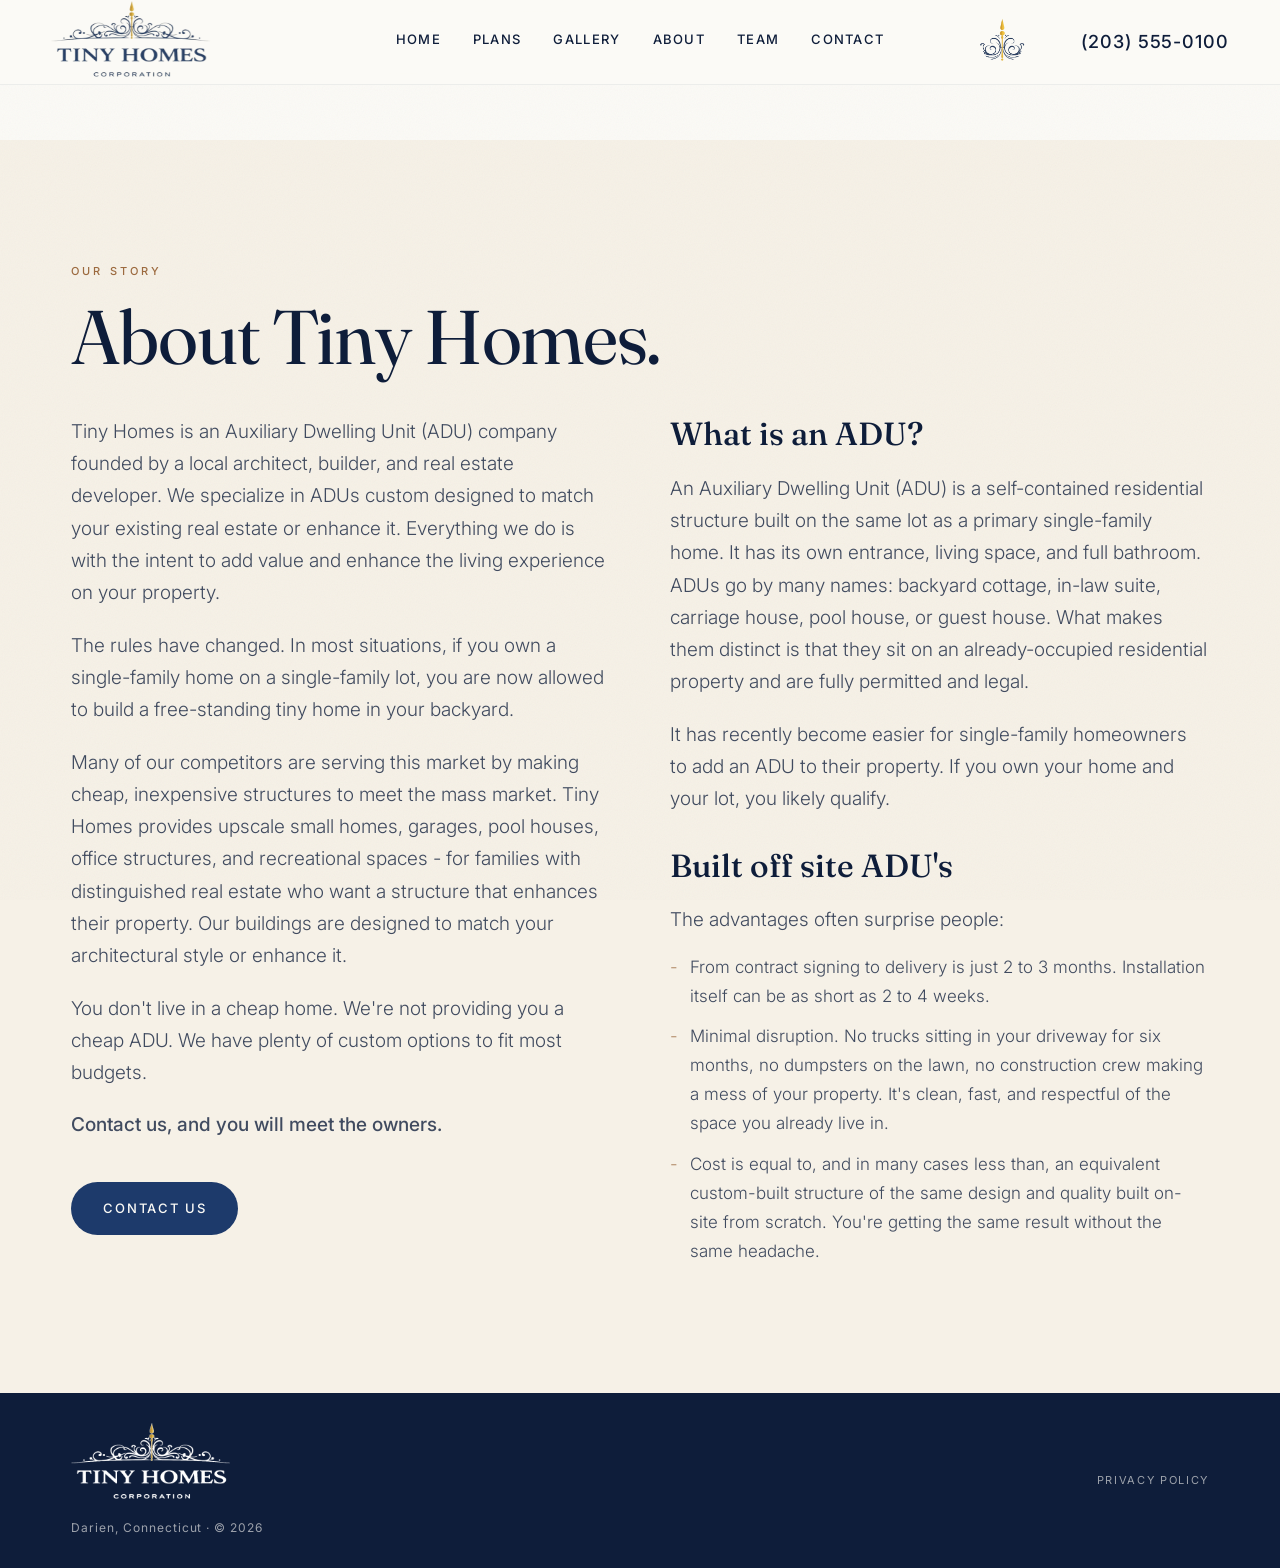
<file: about.html>
<!DOCTYPE html>
<html lang="en">
<head>
  <meta charset="UTF-8">
  <meta name="viewport" content="width=device-width, initial-scale=1.0">
  <title>About Us | TinyHomes CT</title>
  <meta name="description" content="Builders, not brokers. TinyHomes CT is a small family operation building handcrafted tiny homes in Darien, Connecticut.">
  <meta property="og:image" content="/placeholder-og.jpg">
  <link rel="canonical" href="https://tinyhomesct.com/about.html">
  <link rel="icon" href="/favicon.ico">
  <link rel="preconnect" href="https://fonts.googleapis.com">
  <link rel="preconnect" href="https://fonts.gstatic.com" crossorigin>
  <link href="https://fonts.googleapis.com/css2?family=Bodoni+Moda:ital,opsz,wght@0,6..96,400;0,6..96,500;0,6..96,700;0,6..96,900;1,6..96,400;1,6..96,500&family=Fraunces:ital,opsz,wght@0,9..144,300;0,9..144,400;0,9..144,500;0,9..144,700;0,9..144,900;1,9..144,300;1,9..144,400;1,9..144,500&family=Inter:wght@300;400;500;600&family=Caveat:wght@400;500;600;700&display=swap" rel="stylesheet">
  <link rel="stylesheet" href="css/styles.css">
</head>
<body>
  <div class="grain"></div>

  <!-- Header starts in scrolled state -->
  <header class="site-header scrolled" id="siteHeader">
    <div class="header-inner">
      <a href="/index.html" class="brand-name">
        <img src="/images/logo-full.png" alt="Tiny Homes Corporation">
      </a>
      <button class="nav-toggle" id="navToggle" aria-label="Toggle navigation">
        <span></span><span></span><span></span>
      </button>
      <a href="/contact.html" class="brand-phone">
        <span class="brand-phone-number">(203) 555-0100</span>
        <img src="/images/logo.png" alt="TinyHomes">
      </a>
    </div>
  </header>

  <!-- Mobile nav overlay (outside header to avoid backdrop-filter trap on iOS) -->
  <nav class="site-nav" id="siteNav">
        <a href="/index.html" class="nav-link">Home</a>
        <a href="/plans.html" class="nav-link">Plans</a>
        <a href="/gallery.html" class="nav-link">Gallery</a>
        <a href="/about.html" class="nav-link">About</a>
        <a href="/team.html" class="nav-link">Team</a>
        <a href="/contact.html" class="nav-link">Contact</a>
      </nav>

  <main class="subpage-main">
    
    <section class="section" style="background: var(--paper);">
      <div class="container">
        <p class="eyebrow">our story</p>
        <h1 class="display-h2">About Tiny Homes.</h1>
        
        <div class="about-two-col" style="margin-top: 40px;">
          <!-- LEFT COLUMN: About copy -->
          <div class="about-col">
            <p class="lead" style="margin-bottom: 20px;">Tiny Homes is an Auxiliary Dwelling Unit (ADU) company founded by a local architect, builder, and real estate developer. We specialize in ADUs custom designed to match your existing real estate or enhance it. Everything we do is with the intent to add value and enhance the living experience on your property.</p>
            <p class="lead" style="margin-bottom: 20px;">The rules have changed. In most situations, if you own a single-family home on a single-family lot, you are now allowed to build a free-standing tiny home in your backyard.</p>
            <p class="lead" style="margin-bottom: 20px;">Many of our competitors are serving this market by making cheap, inexpensive structures to meet the mass market. Tiny Homes provides upscale small homes, garages, pool houses, office structures, and recreational spaces - for families with distinguished real estate who want a structure that enhances their property. Our buildings are designed to match your architectural style or enhance it.</p>
            <p class="lead" style="margin-bottom: 20px;">You don't live in a cheap home. We're not providing you a cheap ADU. We have plenty of custom options to fit most budgets.</p>
            <p class="lead"><strong>Contact us, and you will meet the owners.</strong></p>
            <p style="margin-top: 30px;"><a href="/contact.html" class="btn btn-primary">Contact Us</a></p>
          </div>

          <!-- RIGHT COLUMN: What is an ADU? -->
          <div class="about-col">
            <h3>What is an ADU?</h3>
            <p class="lead" style="margin-bottom: 20px;">An Auxiliary Dwelling Unit (ADU) is a self-contained residential structure built on the same lot as a primary single-family home. It has its own entrance, living space, and full bathroom. ADUs go by many names: backyard cottage, in-law suite, carriage house, pool house, or guest house. What makes them distinct is that they sit on an already-occupied residential property and are fully permitted and legal.</p>
            <p class="lead" style="margin-bottom: 20px;">It has recently become easier for single-family homeowners to add an ADU to their property. If you own your home and your lot, you likely qualify.</p>

            <h3 style="margin-top: 32px;">Built off site ADU's</h3>
            <p class="lead" style="margin-bottom: 16px;">The advantages often surprise people:</p>
            <ul class="adu-advantages">
              <li>From contract signing to delivery is just 2 to 3 months. Installation itself can be as short as 2 to 4 weeks.</li>
              <li>Minimal disruption. No trucks sitting in your driveway for six months, no dumpsters on the lawn, no construction crew making a mess of your property. It's clean, fast, and respectful of the space you already live in.</li>
              <li>Cost is equal to, and in many cases less than, an equivalent custom-built structure of the same design and quality built on-site from scratch. You're getting the same result without the same headache.</li>
            </ul>
          </div>
        </div>
      </div>
    </section>

    <footer class="site-footer">
      <div class="container footer-inner">
        <div class="footer-left">
          <img src="/images/logo-full-white.png" alt="Tiny Homes Corporation" class="footer-logo">
          <p class="footer-meta">Darien, Connecticut &middot; © 2026</p>
        </div>
        <div class="footer-right">
          <a href="/privacy.html" class="footer-link">Privacy Policy</a>
        </div>
      </div>
    </footer>

    <button class="back-to-top" id="backToTop" aria-label="Back to top">
      <svg viewBox="0 0 24 24" fill="none" stroke="currentColor" stroke-width="2" stroke-linecap="round" stroke-linejoin="round">
        <path d="M12 19V5M5 12l7-7 7 7"/>
      </svg>
    </button>
  </main>

  <script src="js/app.js"></script>
</body>
</html>
</file>
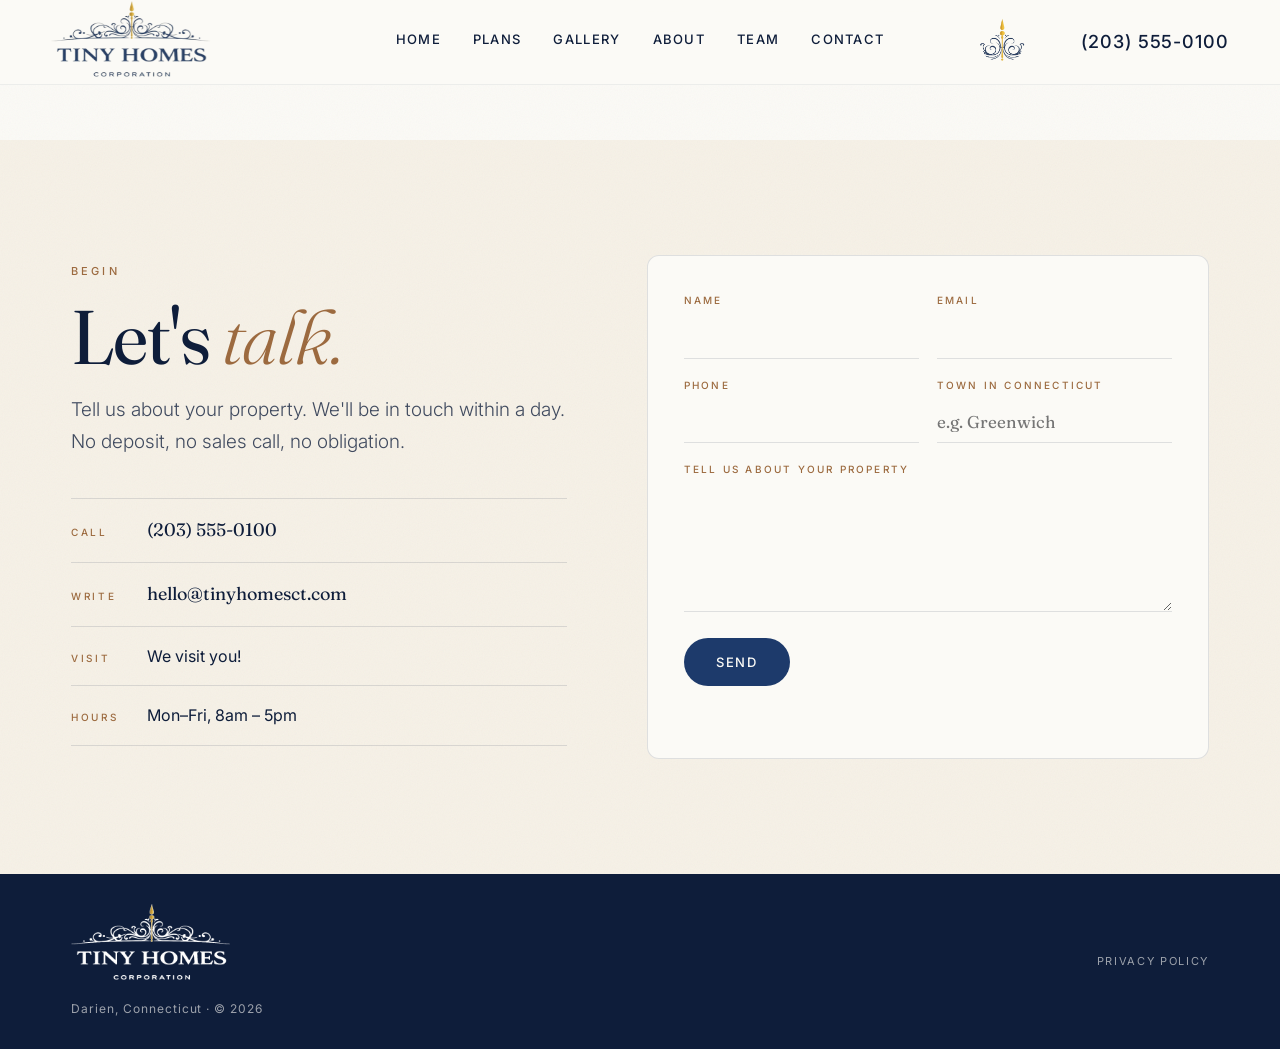
<file: contact.html>
<!DOCTYPE html>
<html lang="en">
<head>
  <meta charset="UTF-8">
  <meta name="viewport" content="width=device-width, initial-scale=1.0">
  <title>Contact Us | TinyHomes CT</title>
  <meta name="description" content="Contact TinyHomes CT. Tell us about your property in Connecticut.">
  <meta property="og:image" content="/placeholder-og.jpg">
  <link rel="canonical" href="https://tinyhomesct.com/contact.html">
  <link rel="icon" href="/favicon.ico">
  <link rel="preconnect" href="https://fonts.googleapis.com">
  <link rel="preconnect" href="https://fonts.gstatic.com" crossorigin>
  <link href="https://fonts.googleapis.com/css2?family=Bodoni+Moda:ital,opsz,wght@0,6..96,400;0,6..96,500;0,6..96,700;0,6..96,900;1,6..96,400;1,6..96,500&family=Fraunces:ital,opsz,wght@0,9..144,300;0,9..144,400;0,9..144,500;0,9..144,700;0,9..144,900;1,9..144,300;1,9..144,400;1,9..144,500&family=Inter:wght@300;400;500;600&family=Caveat:wght@400;500;600;700&display=swap" rel="stylesheet">
  <link rel="stylesheet" href="css/styles.css">
</head>
<body>
  <div class="grain"></div>

  <header class="site-header scrolled" id="siteHeader">
    <div class="header-inner">
      <a href="/index.html" class="brand-name">
        <img src="/images/logo-full.png" alt="Tiny Homes Corporation">
      </a>
      <button class="nav-toggle" id="navToggle" aria-label="Toggle navigation">
        <span></span><span></span><span></span>
      </button>
      <a href="/contact.html" class="brand-phone">
        <span class="brand-phone-number">(203) 555-0100</span>
        <img src="/images/logo.png" alt="TinyHomes">
      </a>
    </div>
  </header>

  <!-- Mobile nav overlay (outside header to avoid backdrop-filter trap on iOS) -->
  <nav class="site-nav" id="siteNav">
        <a href="/index.html" class="nav-link">Home</a>
        <a href="/plans.html" class="nav-link">Plans</a>
        <a href="/gallery.html" class="nav-link">Gallery</a>
        <a href="/about.html" class="nav-link">About</a>
        <a href="/team.html" class="nav-link">Team</a>
        <a href="/contact.html" class="nav-link">Contact</a>
      </nav>

  <main class="subpage-main">
    <section class="section section-talk" style="min-height: 80vh;">
      <div class="container talk-grid">
        <div class="talk-left">
          <p class="eyebrow">begin</p>
          <h1 class="display-h2">Let's <em>talk.</em></h1>
          <p class="lead">Tell us about your property. We'll be in touch within a day. No deposit, no sales call, no obligation.</p>
          <ul class="contact-points">
            <li><strong>Call</strong> <a href="tel:+12035550100">(203) 555-0100</a></li>
            <li><strong>Write</strong> <a href="mailto:hello@tinyhomesct.com">hello@tinyhomesct.com</a></li>
            <li><strong>Visit</strong> We visit you!</li>
            <li><strong>Hours</strong> Mon–Fri, 8am – 5pm</li>
          </ul>
        </div>

        <form class="talk-form" id="contactForm" novalidate>
          <input type="hidden" name="sourcePage" id="sourcePage" value="">
          <input type="text" name="website" class="hp-field" tabindex="-1" autocomplete="off">
          <label>
            <span>Name</span>
            <input type="text" name="name" required>
          </label>
          <label>
            <span>Email</span>
            <input type="email" name="email" required>
          </label>
          <label>
            <span>Phone</span>
            <input type="tel" name="phone">
          </label>
          <label>
            <span>Town in Connecticut</span>
            <input type="text" name="town" placeholder="e.g. Greenwich">
          </label>
          <label class="full">
            <span>Tell us about your property</span>
            <textarea name="message" rows="5" required></textarea>
          </label>
          <button type="submit" class="btn btn-primary">Send</button>
          <p class="form-feedback" id="formFeedback" aria-live="polite"></p>
        </form>
      </div>
    </section>

    <footer class="site-footer">
      <div class="container footer-inner">
        <div class="footer-left">
          <img src="/images/logo-full-white.png" alt="Tiny Homes Corporation" class="footer-logo">
          <p class="footer-meta">Darien, Connecticut &middot; © 2026</p>
        </div>
        <div class="footer-right">
          <a href="/privacy.html" class="footer-link">Privacy Policy</a>
        </div>
      </div>
    </footer>
  </main>

  <script src="js/app.js"></script>
</body>
</html>
</file>
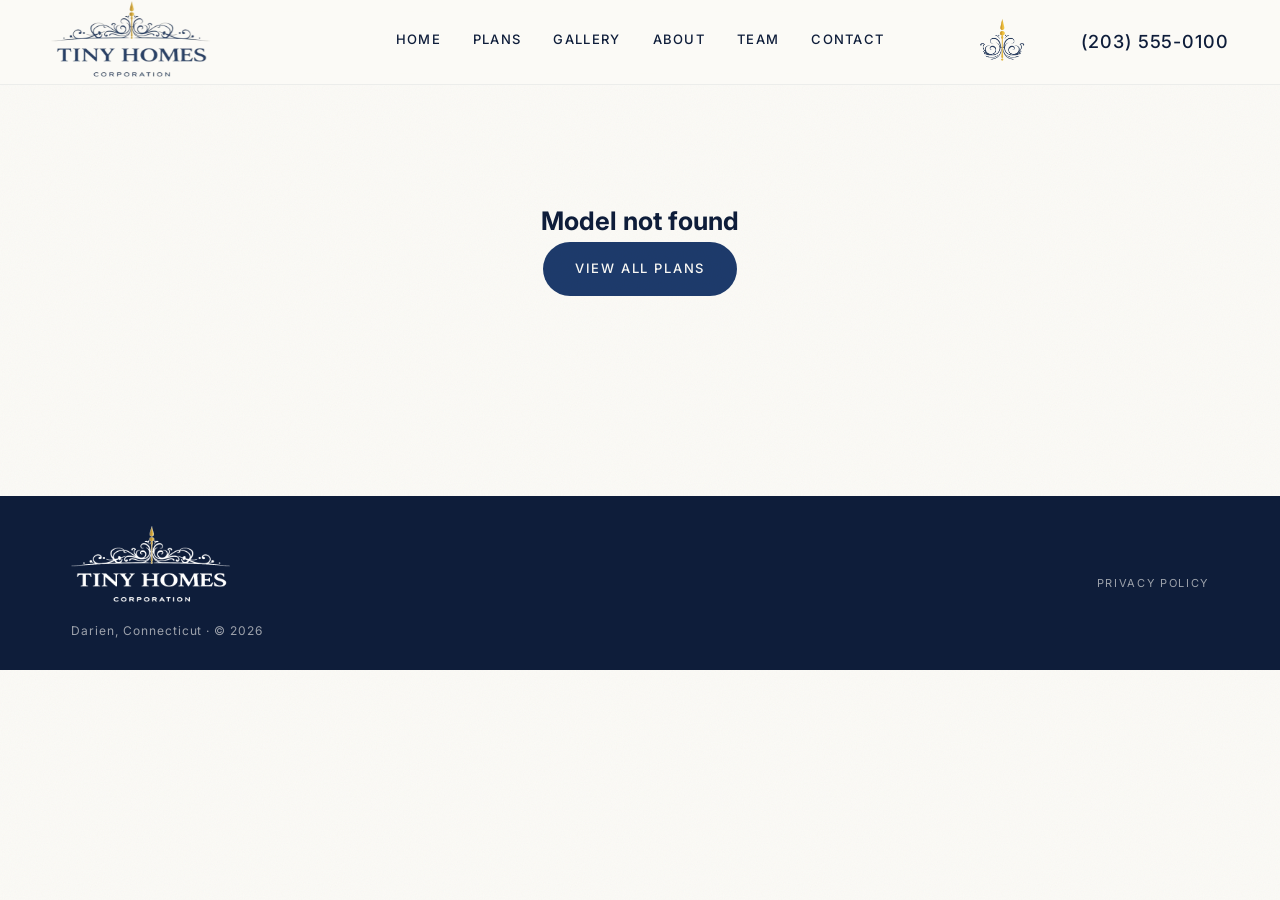
<file: model.html>
<!DOCTYPE html>
<html lang="en">
<head>
  <meta charset="UTF-8">
  <meta name="viewport" content="width=device-width, initial-scale=1.0">
  <title>Model Showcase | TinyHomes CT</title>
  <meta name="description" content="View the full gallery and details for our tiny home models. Built by hand in Darien, Connecticut.">
  <link rel="icon" href="/favicon.ico">
  <link rel="preconnect" href="https://fonts.googleapis.com">
  <link rel="preconnect" href="https://fonts.gstatic.com" crossorigin>
  <link href="https://fonts.googleapis.com/css2?family=Bodoni+Moda:ital,opsz,wght@0,6..96,400;0,6..96,500;0,6..96,700;0,6..96,900;1,6..96,400;1,6..96,500&family=Fraunces:ital,opsz,wght@0,9..144,300;0,9..144,400;0,9..144,500;0,9..144,700;0,9..144,900;1,9..144,300;1,9..144,400;1,9..144,500&family=Inter:wght@300;400;500;600&family=Caveat:wght@400;500;600;700&family=Gloock&display=swap" rel="stylesheet">
  <link rel="stylesheet" href="css/styles.css">
  <style>
    .showcase-header {
      padding: 180px 0 80px;
      text-align: center;
      background: var(--paper);
    }
    .showcase-header h1 {
      font-family: var(--quirky);
      font-weight: 400;
      font-size: clamp(60px, 8vw, 100px);
      color: var(--olive-d);
      margin-bottom: 16px;
    }
    .showcase-spec {
      font-family: var(--body);
      font-size: 14px;
      letter-spacing: 0.15em;
      text-transform: uppercase;
      color: var(--cognac);
    }
    .showcase-gallery {
      padding: 80px 0;
      background: var(--white);
    }
    .gallery-stack {
      display: flex;
      flex-direction: column;
      gap: 60px;
      max-width: 1200px;
      margin: 0 auto;
      padding: 0 24px;
    }
    .gallery-stack img {
      width: 100%;
      height: auto;
      border-radius: 8px;
      box-shadow: 0 10px 40px rgba(14,29,58,0.08);
    }
    .gallery-actions {
      text-align: center;
      padding: 80px 0 120px;
      background: var(--white);
    }
    .not-found {
      text-align: center;
      padding: 200px 24px;
    }
  </style>
</head>
<body>
  <div class="grain"></div>

  <header class="site-header scrolled" id="siteHeader">
    <div class="header-inner">
      <a href="/index.html" class="brand-name">
        <img src="/images/logo-full.png" alt="Tiny Homes Corporation">
      </a>
      <button class="nav-toggle" id="navToggle" aria-label="Toggle navigation">
        <span></span><span></span><span></span>
      </button>
      <a href="/contact.html" class="brand-phone">
        <span class="brand-phone-number">(203) 555-0100</span>
        <img src="/images/logo.png" alt="TinyHomes">
      </a>
    </div>
  </header>

  <!-- Mobile nav overlay (outside header to avoid backdrop-filter trap on iOS) -->
  <nav class="site-nav" id="siteNav">
        <a href="/index.html" class="nav-link">Home</a>
        <a href="/plans.html" class="nav-link">Plans</a>
        <a href="/gallery.html" class="nav-link">Gallery</a>
        <a href="/about.html" class="nav-link">About</a>
        <a href="/team.html" class="nav-link">Team</a>
        <a href="/contact.html" class="nav-link">Contact</a>
      </nav>

  <main id="showcaseContainer">
    <div class="not-found">
      <h2>Loading...</h2>
    </div>
  </main>

  <footer class="site-footer">
    <div class="container footer-inner">
      <div class="footer-left">
        <img src="/images/logo-full-white.png" alt="Tiny Homes Corporation" class="footer-logo">
        <p class="footer-meta">Darien, Connecticut &middot; © 2026</p>
      </div>
      <div class="footer-right">
        <a href="/privacy.html" class="footer-link">Privacy Policy</a>
      </div>
    </div>
  </footer>

  <script src="js/data.js"></script>
  <script src="js/app.js"></script>
  <script>
    document.addEventListener('DOMContentLoaded', () => {
      const urlParams = new URLSearchParams(window.location.search);
      const slug = urlParams.get('id');
      const container = document.getElementById('showcaseContainer');
      
      if (!slug || typeof PLANS === 'undefined') {
        container.innerHTML = '<div class="not-found"><h2>Model not found</h2><a href="/plans.html" class="btn btn-primary">View All Plans</a></div>';
        return;
      }
      
      const plan = PLANS.find(p => p.slug === slug);
      if (!plan) {
        container.innerHTML = '<div class="not-found"><h2>Model not found</h2><a href="/plans.html" class="btn btn-primary">View All Plans</a></div>';
        return;
      }
      
      document.title = `${plan.name} | TinyHomes CT`;
      
      let galleryHtml = '';
      if (plan.images && plan.images.length > 0) {
        galleryHtml = plan.images.map(img => `<img src="${img}" alt="${plan.name} Render">`).join('');
      } else {
        galleryHtml = `<img src="${plan.image}" alt="${plan.name} Render">`;
      }
      
      if (plan.floorplan) {
        galleryHtml += `<img src="${plan.floorplan}" alt="${plan.name} Floorplan">`;
      }
      if (plan.floorplan2) {
        galleryHtml += `<img src="${plan.floorplan2}" alt="${plan.name} Secondary Floorplan">`;
      }
      
      container.innerHTML = `
        <section class="showcase-header">
          <div class="container">
            <h1>${plan.name}</h1>
            <p class="showcase-spec">${plan.specText}</p>
          </div>
        </section>
        ${plan.description ? `
        <section style="padding: 40px 0 0; background: var(--white);">
          <div class="gallery-stack" style="gap: 0;">
            <p style="font-family: var(--body); font-weight: 300; font-size: clamp(16px, 1.6vw, 19px); line-height: 1.7; color: var(--ink); opacity: 0.78; max-width: 800px; margin: 0 auto; text-align: center;">${plan.description}</p>
          </div>
        </section>
        ` : ''}
        <section class="showcase-gallery">
          <div class="gallery-stack">
            ${galleryHtml}
          </div>
        </section>
        <section class="gallery-actions">
          <a href="/contact.html" class="btn btn-primary">Request This Plan</a>
          <a href="/plans.html" class="btn btn-ghost" style="margin-left: 16px;">Back to Plans</a>
        </section>
      `;
    });
  </script>
</body>
</html>
</file>
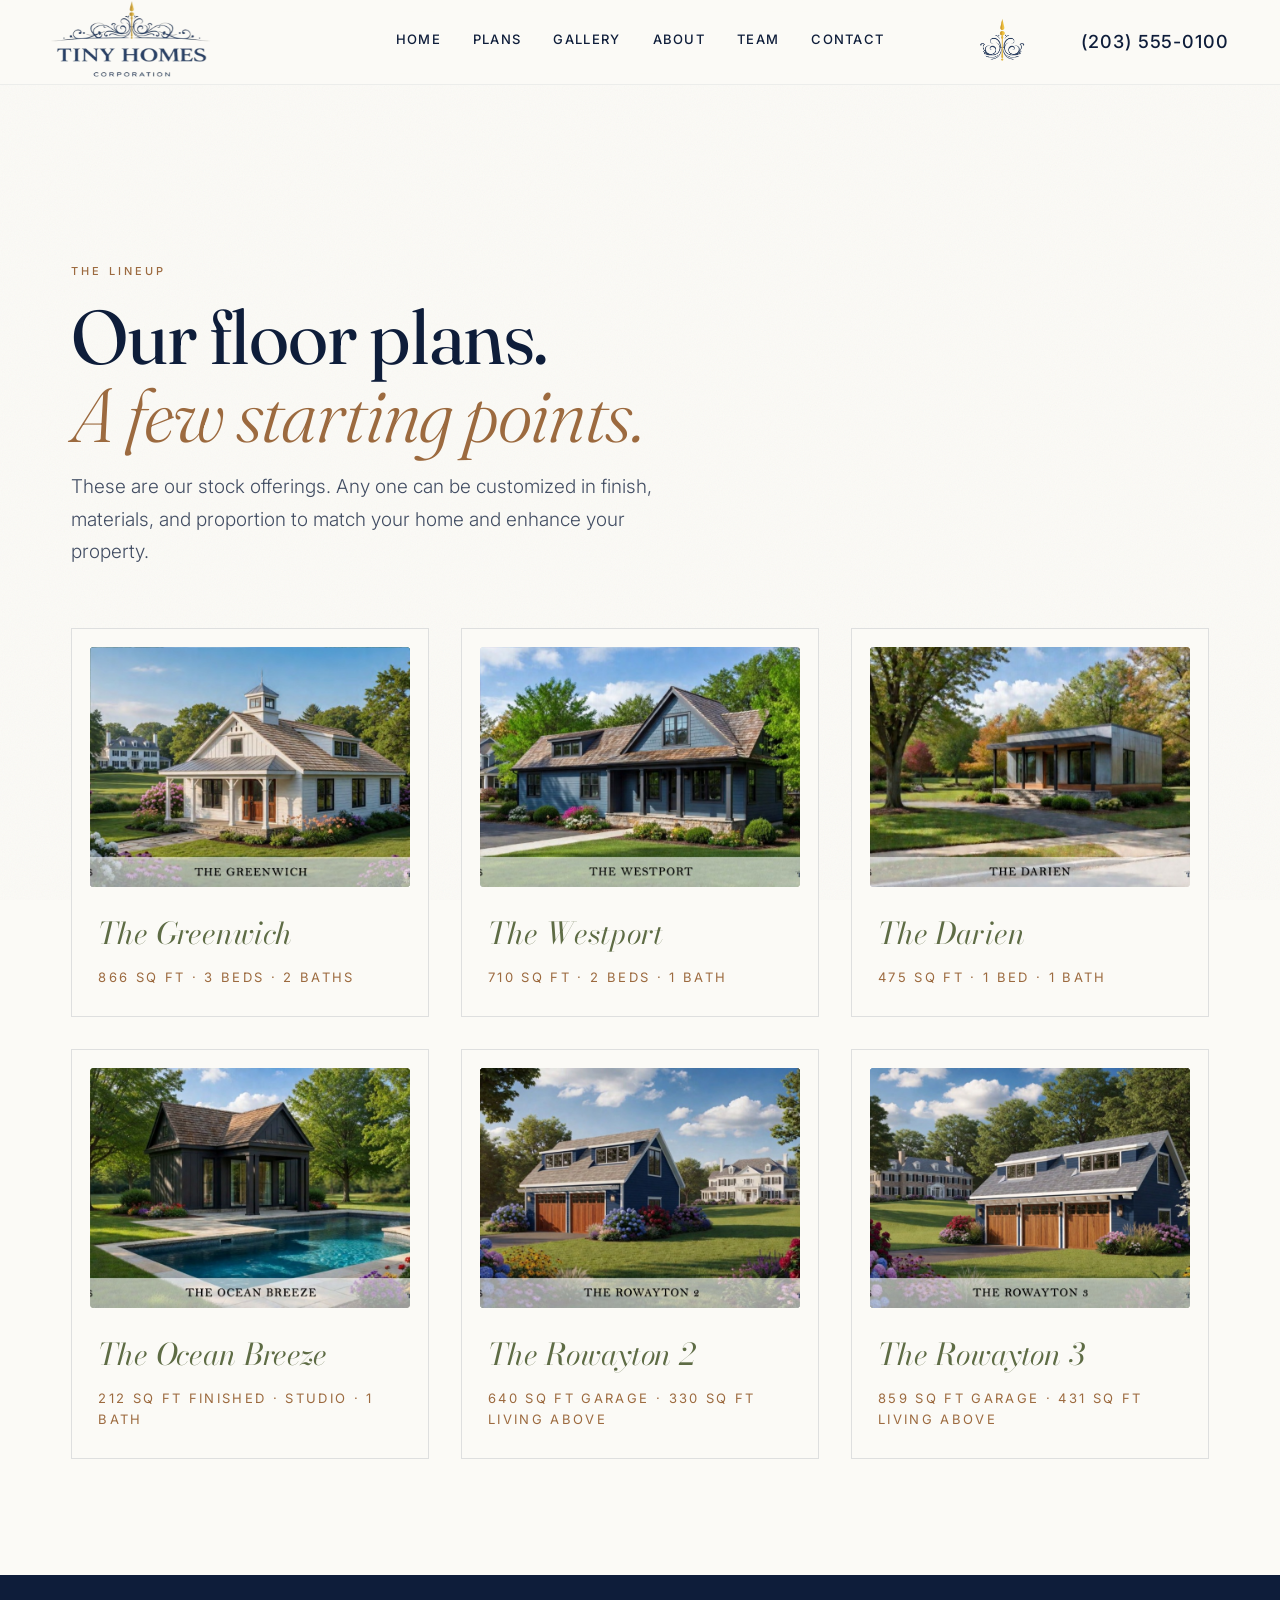
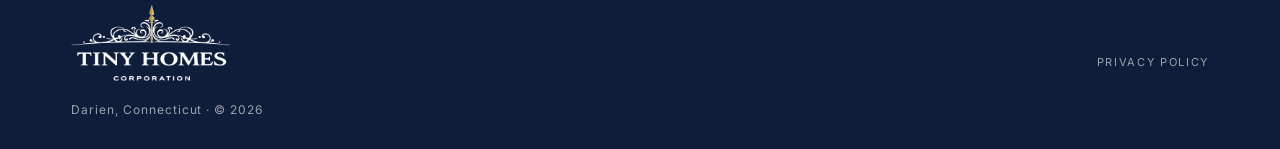
<file: plans.html>
<!DOCTYPE html>
<html lang="en">
<head>
  <meta charset="UTF-8">
  <meta name="viewport" content="width=device-width, initial-scale=1.0">
  <title>Floor Plans | TinyHomes CT</title>
  <meta name="description" content="Explore our stock floor plans for TinyHomes. Built by hand in Darien, Connecticut.">
  <meta property="og:image" content="/placeholder-og.jpg">
  <link rel="canonical" href="https://tinyhomesct.com/plans.html">
  <link rel="icon" href="/favicon.ico">
  <link rel="preconnect" href="https://fonts.googleapis.com">
  <link rel="preconnect" href="https://fonts.gstatic.com" crossorigin>
  <link href="https://fonts.googleapis.com/css2?family=Bodoni+Moda:ital,opsz,wght@0,6..96,400;0,6..96,500;0,6..96,700;0,6..96,900;1,6..96,400;1,6..96,500&family=Fraunces:ital,opsz,wght@0,9..144,300;0,9..144,400;0,9..144,500;0,9..144,700;0,9..144,900;1,9..144,300;1,9..144,400;1,9..144,500&family=Inter:wght@300;400;500;600&family=Caveat:wght@400;500;600;700&display=swap" rel="stylesheet">
  <link rel="stylesheet" href="css/styles.css">
  <style>
    /* Modal styles for plan details */
    .plan-modal {
      position: fixed;
      inset: 0;
      background: rgba(14,29,58,0.85);
      z-index: 500;
      display: none;
      align-items: center;
      justify-content: center;
      padding: 24px;
      opacity: 0;
      transition: opacity 0.3s ease;
    }
    .plan-modal.open {
      display: flex;
      opacity: 1;
    }
    .modal-content {
      background: var(--white);
      max-width: 900px;
      width: 100%;
      max-height: 90vh;
      overflow-y: auto;
      position: relative;
      display: grid;
      grid-template-columns: 1fr 1fr;
    }
    @media (max-width: 768px) {
      .modal-content { grid-template-columns: 1fr; }
    }
    .modal-close {
      position: absolute;
      top: 16px; right: 24px;
      font-size: 32px;
      background: none; border: none;
      cursor: pointer; color: var(--ink);
      z-index: 10;
    }
    .modal-image {
      background: var(--paper);
      display: flex; align-items: center; justify-content: center;
      padding: 24px;
      min-height: 300px;
    }
    .modal-details { padding: 48px; }
    .modal-details h2 { font-family: var(--display); font-size: 42px; margin-bottom: 8px; color: var(--olive-d); }
    .modal-spec { font-family: var(--body); font-size: 13px; letter-spacing: 0.1em; text-transform: uppercase; color: var(--cognac); margin-bottom: 24px; }
    .modal-desc { font-size: 15px; line-height: 1.6; margin-bottom: 32px; opacity: 0.8; }
  </style>
</head>
<body>
  <div class="grain"></div>

  <header class="site-header scrolled" id="siteHeader">
    <div class="header-inner">
      <a href="/index.html" class="brand-name">
        <img src="/images/logo-full.png" alt="Tiny Homes Corporation">
      </a>
      <button class="nav-toggle" id="navToggle" aria-label="Toggle navigation">
        <span></span><span></span><span></span>
      </button>
      <a href="/contact.html" class="brand-phone">
        <span class="brand-phone-number">(203) 555-0100</span>
        <img src="/images/logo.png" alt="TinyHomes">
      </a>
    </div>
  </header>

  <!-- Mobile nav overlay (outside header to avoid backdrop-filter trap on iOS) -->
  <nav class="site-nav" id="siteNav">
        <a href="/index.html" class="nav-link">Home</a>
        <a href="/plans.html" class="nav-link">Plans</a>
        <a href="/gallery.html" class="nav-link">Gallery</a>
        <a href="/about.html" class="nav-link">About</a>
        <a href="/team.html" class="nav-link">Team</a>
        <a href="/contact.html" class="nav-link">Contact</a>
      </nav>

  <main class="subpage-main">
    <section class="section section-plans" id="plans" style="min-height: 80vh;">
      <div class="container">
        <p class="eyebrow">the lineup</p>
        <h1 class="display-h2">Our floor plans.<br><em>A few starting points.</em></h1>
        <p class="lead">These are our stock offerings. Any one can be customized in finish, materials, and proportion to match your home and enhance your property.</p>

        <div class="plan-grid" id="planGridPage">
          <!-- Populated by JS -->
        </div>
      </div>
    </section>

    <footer class="site-footer">
      <div class="container footer-inner">
        <div class="footer-left">
          <img src="/images/logo-full-white.png" alt="Tiny Homes Corporation" class="footer-logo">
          <p class="footer-meta">Darien, Connecticut &middot; © 2026</p>
        </div>
        <div class="footer-right">
          <a href="/privacy.html" class="footer-link">Privacy Policy</a>
        </div>
      </div>
    </footer>

    <button class="back-to-top" id="backToTop" aria-label="Back to top">
      <svg viewBox="0 0 24 24" fill="none" stroke="currentColor" stroke-width="2" stroke-linecap="round" stroke-linejoin="round">
        <path d="M12 19V5M5 12l7-7 7 7"/>
      </svg>
    </button>
  </main>

  <script src="js/data.js"></script>
  <script src="js/app.js"></script>
</body>
</html>
</file>
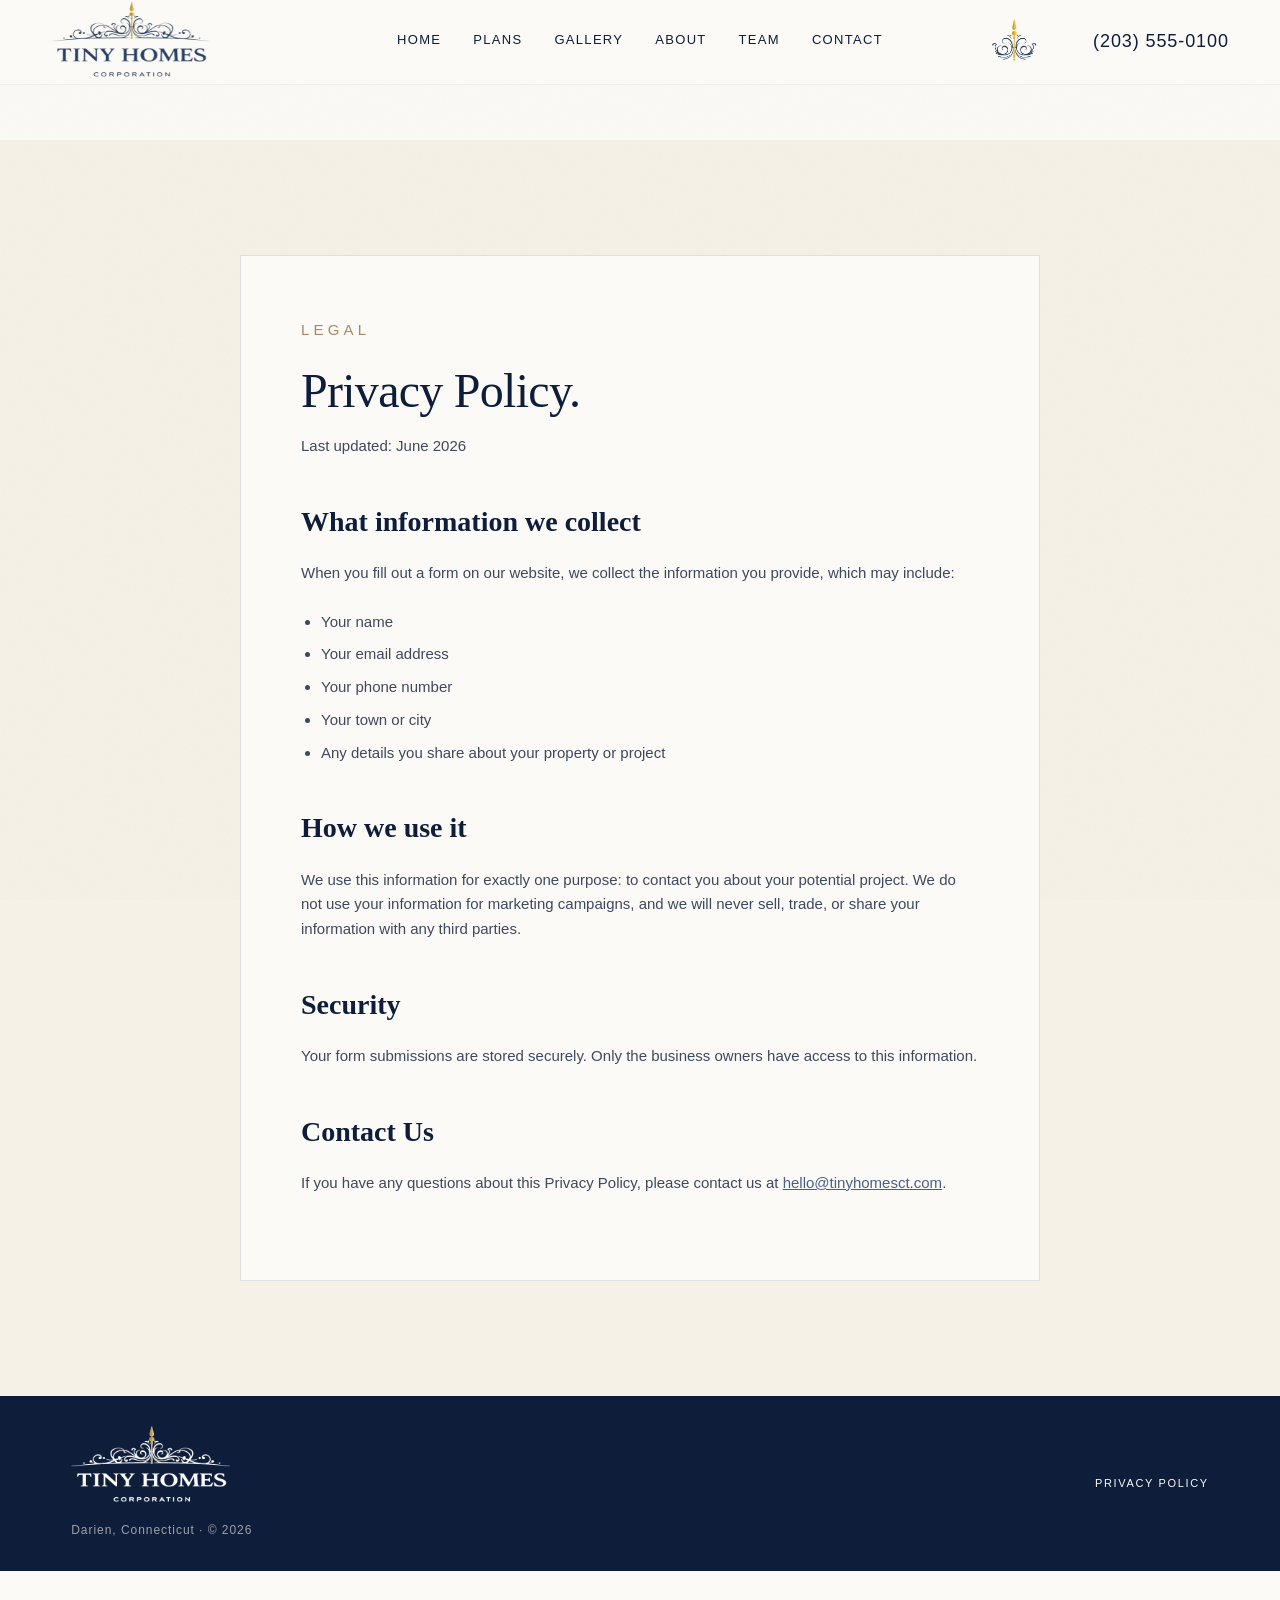
<file: privacy.html>
<!DOCTYPE html>
<html lang="en">
<head>
  <meta charset="UTF-8">
  <meta name="viewport" content="width=device-width, initial-scale=1.0">
  <title>Privacy Policy | TinyHomes CT</title>
  <meta name="description" content="Privacy Policy for TinyHomes CT.">
  <link rel="canonical" href="https://tinyhomesct.com/privacy.html">
  <link rel="icon" href="/favicon.ico">
  <link rel="preconnect" href="https://fonts.googleapis.com">
  <link rel="preconnect" href="https://fonts.gstatic.com" crossorigin>
  <link href="https://fonts.googleapis.com/css2?family=Bodoni+Moda:ital,opsz,wght@0,6..96,400;0,6..96,500;0,6..96,700;0,6..96,900;1,6..96,400;1,6..96,500&family=Fraunces:ital,opsz,wght@0,9..144,300;0,9..144,400;0,9..144,500;0,9..144,700;0,9..144,900;1,9..144,300;1,9..144,400;1,9..144,500&family=Inter:wght@300;400;500;600&family=Caveat:wght@400;500;600;700&display=swap" rel="stylesheet">
  <link rel="stylesheet" href="css/styles.css">
  <style>
    .privacy-content {
      max-width: 800px;
      margin: 0 auto;
      background: var(--white);
      padding: 60px;
      border: 1px solid var(--line);
    }
    .privacy-content h2 {
      font-family: var(--serif);
      font-size: 28px;
      margin-top: 40px;
      margin-bottom: 16px;
      color: var(--ink);
    }
    .privacy-content p {
      font-size: 15px;
      margin-bottom: 24px;
      opacity: 0.8;
    }
    .privacy-content ul {
      margin-bottom: 24px;
      padding-left: 20px;
      font-size: 15px;
      opacity: 0.8;
    }
    .privacy-content li { margin-bottom: 8px; }
  </style>
</head>
<body>
  <div class="grain"></div>

  <header class="site-header scrolled" id="siteHeader">
    <div class="header-inner">
      <a href="/index.html" class="brand-name">
        <img src="/images/logo-full.png" alt="Tiny Homes Corporation">
      </a>
      <button class="nav-toggle" id="navToggle" aria-label="Toggle navigation">
        <span></span><span></span><span></span>
      </button>
      <nav class="site-nav" id="siteNav">
        <a href="/index.html" class="nav-link">Home</a>
        <a href="/plans.html" class="nav-link">Plans</a>
        <a href="/gallery.html" class="nav-link">Gallery</a>
        <a href="/about.html" class="nav-link">About</a>
        <a href="/team.html" class="nav-link">Team</a>
        <a href="/contact.html" class="nav-link">Contact</a>
      </nav>
      <a href="/contact.html" class="brand-phone">
        <span class="brand-phone-number">(203) 555-0100</span>
        <img src="/images/logo.png" alt="TinyHomes">
      </a>
    </div>
  </header>

  <main class="subpage-main">
    <section class="section" style="background: var(--paper); min-height: 80vh;">
      <div class="container">
        <div class="privacy-content">
          <p class="eyebrow">legal</p>
          <h1 class="display-h2" style="font-size: 48px;">Privacy Policy.</h1>
          <p>Last updated: June 2026</p>
          
          <h2>What information we collect</h2>
          <p>When you fill out a form on our website, we collect the information you provide, which may include:</p>
          <ul>
            <li>Your name</li>
            <li>Your email address</li>
            <li>Your phone number</li>
            <li>Your town or city</li>
            <li>Any details you share about your property or project</li>
          </ul>

          <h2>How we use it</h2>
          <p>We use this information for exactly one purpose: to contact you about your potential project. We do not use your information for marketing campaigns, and we will never sell, trade, or share your information with any third parties.</p>

          <h2>Security</h2>
          <p>Your form submissions are stored securely. Only the business owners have access to this information.</p>

          <h2>Contact Us</h2>
          <p>If you have any questions about this Privacy Policy, please contact us at <a href="mailto:hello@tinyhomesct.com" style="color:var(--cobalt); text-decoration:underline;">hello@tinyhomesct.com</a>.</p>
        </div>
      </div>
    </section>

    <footer class="site-footer">
      <div class="container footer-inner">
        <div class="footer-left">
          <img src="/images/logo-full-white.png" alt="Tiny Homes Corporation" class="footer-logo">
          <p class="footer-meta">Darien, Connecticut &middot; © 2026</p>
        </div>
        <div class="footer-right">
          <a href="/privacy.html" class="footer-link" style="opacity:1;">Privacy Policy</a>
        </div>
      </div>
    </footer>
  </main>

  <script src="js/app.js"></script>
</body>
</html>
</file>
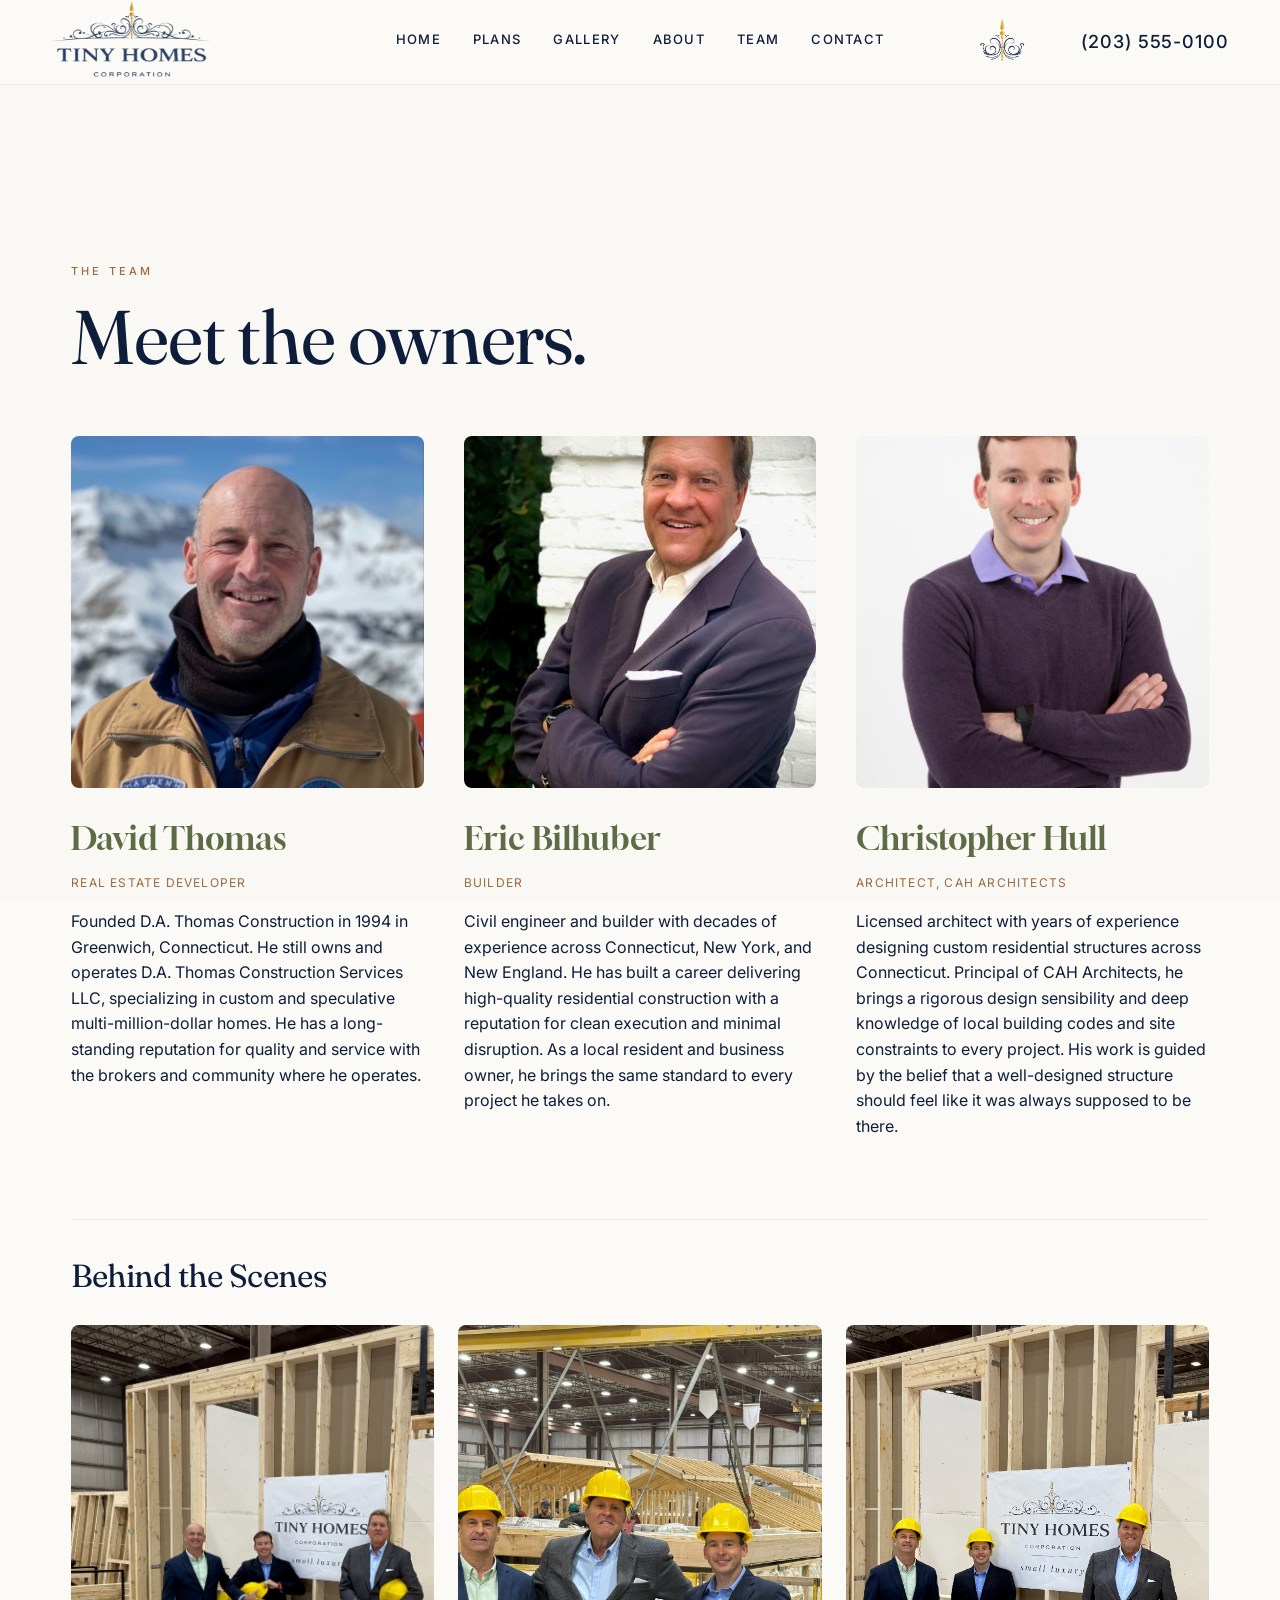
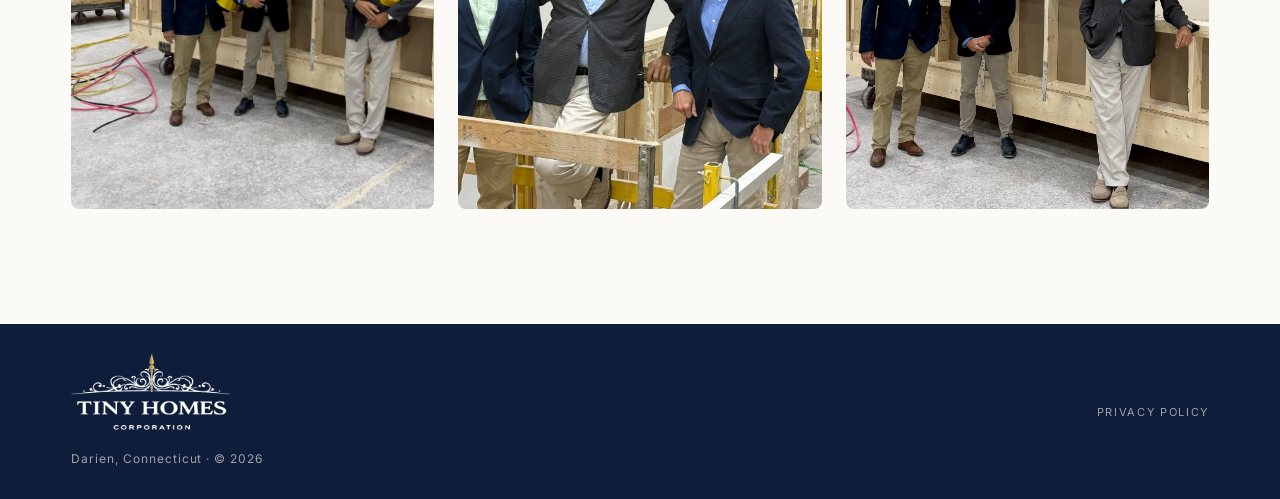
<file: team.html>
<!DOCTYPE html>
<html lang="en">
<head>
  <meta charset="UTF-8">
  <meta name="viewport" content="width=device-width, initial-scale=1.0">
  <title>Meet the Team | TinyHomes CT</title>
  <meta name="description" content="Meet the owners of TinyHomes CT. A builder, a developer, and an architect.">
  <meta property="og:image" content="/placeholder-og.jpg">
  <link rel="canonical" href="https://tinyhomesct.com/team.html">
  <link rel="icon" href="/favicon.ico">
  <link rel="preconnect" href="https://fonts.googleapis.com">
  <link rel="preconnect" href="https://fonts.gstatic.com" crossorigin>
  <link href="https://fonts.googleapis.com/css2?family=Bodoni+Moda:ital,opsz,wght@0,6..96,400;0,6..96,500;0,6..96,700;0,6..96,900;1,6..96,400;1,6..96,500&family=Fraunces:ital,opsz,wght@0,9..144,300;0,9..144,400;0,9..144,500;0,9..144,700;0,9..144,900;1,9..144,300;1,9..144,400;1,9..144,500&family=Inter:wght@300;400;500;600&family=Caveat:wght@400;500;600;700&family=Gloock&display=swap" rel="stylesheet">
  <link rel="stylesheet" href="css/styles.css">
</head>
<body>
  <div class="grain"></div>

  <header class="site-header scrolled" id="siteHeader">
    <div class="header-inner">
      <a href="/index.html" class="brand-name">
        <img src="/images/logo-full.png" alt="Tiny Homes Corporation">
      </a>
      <button class="nav-toggle" id="navToggle" aria-label="Toggle navigation">
        <span></span><span></span><span></span>
      </button>
      <a href="/contact.html" class="brand-phone">
        <span class="brand-phone-number">(203) 555-0100</span>
        <img src="/images/logo.png" alt="TinyHomes">
      </a>
    </div>
  </header>

  <!-- Mobile nav overlay (outside header to avoid backdrop-filter trap on iOS) -->
  <nav class="site-nav" id="siteNav">
        <a href="/index.html" class="nav-link">Home</a>
        <a href="/plans.html" class="nav-link">Plans</a>
        <a href="/gallery.html" class="nav-link">Gallery</a>
        <a href="/about.html" class="nav-link">About</a>
        <a href="/team.html" class="nav-link">Team</a>
        <a href="/contact.html" class="nav-link">Contact</a>
      </nav>

  <main class="subpage-main">
    <section class="section" style="background: var(--white); min-height: 80vh;">
      <div class="container">
        <p class="eyebrow">the team</p>
        <h1 class="display-h2">Meet the owners.</h1>
        
        <div class="team-grid">
          
          <div class="team-member">
            <img src="/images/team/david.jpg" alt="David Thomas" style="width: 100%; aspect-ratio: 1/1; object-fit: cover; border-radius: 8px; margin-bottom: 24px; display: block;">
            <h3 style="font-family: var(--quirky); font-size: 32px; color: var(--olive-d); font-weight: 400; margin-bottom: 8px;">David Thomas</h3>
            <p style="font-family: var(--body); font-size: 12px; letter-spacing: 0.1em; color: var(--cognac); text-transform: uppercase; margin-bottom: 16px;">Real Estate Developer</p>
            <p style="color: var(--ink); line-height: 1.6; font-size: 16px;">Founded D.A. Thomas Construction in 1994 in Greenwich, Connecticut. He still owns and operates D.A. Thomas Construction Services LLC, specializing in custom and speculative multi-million-dollar homes. He has a long-standing reputation for quality and service with the brokers and community where he operates.</p>
          </div>
          
          <div class="team-member">
            <img src="/images/team/eric.jpg" alt="Eric Bilhuber" style="width: 100%; aspect-ratio: 1/1; object-fit: cover; border-radius: 8px; margin-bottom: 24px; display: block;">
            <h3 style="font-family: var(--quirky); font-size: 32px; color: var(--olive-d); font-weight: 400; margin-bottom: 8px;">Eric Bilhuber</h3>
            <p style="font-family: var(--body); font-size: 12px; letter-spacing: 0.1em; color: var(--cognac); text-transform: uppercase; margin-bottom: 16px;">Builder</p>
            <p style="color: var(--ink); line-height: 1.6; font-size: 16px;">Civil engineer and builder with decades of experience across Connecticut, New York, and New England. He has built a career delivering high-quality residential construction with a reputation for clean execution and minimal disruption. As a local resident and business owner, he brings the same standard to every project he takes on.</p>
          </div>

          <div class="team-member">
            <img src="/images/team/chris.jpg" alt="Christopher Hull" style="width: 100%; aspect-ratio: 1/1; object-fit: cover; border-radius: 8px; margin-bottom: 24px; display: block;">
            <h3 style="font-family: var(--quirky); font-size: 32px; color: var(--olive-d); font-weight: 400; margin-bottom: 8px;">Christopher Hull</h3>
            <p style="font-family: var(--body); font-size: 12px; letter-spacing: 0.1em; color: var(--cognac); text-transform: uppercase; margin-bottom: 16px;">Architect, CAH Architects</p>
            <p style="color: var(--ink); line-height: 1.6; font-size: 16px;">Licensed architect with years of experience designing custom residential structures across Connecticut. Principal of CAH Architects, he brings a rigorous design sensibility and deep knowledge of local building codes and site constraints to every project. His work is guided by the belief that a well-designed structure should feel like it was always supposed to be there.</p>
          </div>
        </div>
        
        <div class="gallery-category" style="margin-top: 80px; margin-bottom: 32px; border-top: 1px solid var(--line-soft); padding-top: 40px;">
          <h2 class="display-h2" style="font-size: 32px;">Behind the Scenes</h2>
        </div>
        <div style="display: grid; grid-template-columns: repeat(auto-fit, minmax(280px, 1fr)); gap: 24px;">
          <img src="/images/team/behind-scenes-1.jpg" alt="Team behind the scenes" style="width: 100%; aspect-ratio: 3/4; object-fit: cover; border-radius: 8px;">
          <img src="/images/team/behind-scenes-2.jpg" alt="Team behind the scenes" style="width: 100%; aspect-ratio: 3/4; object-fit: cover; border-radius: 8px;">
          <img src="/images/team/behind-scenes-3.jpg" alt="Team behind the scenes" style="width: 100%; aspect-ratio: 3/4; object-fit: cover; border-radius: 8px;">
        </div>

      </div>
    </section>

    <footer class="site-footer">
      <div class="container footer-inner">
        <div class="footer-left">
          <img src="/images/logo-full-white.png" alt="Tiny Homes Corporation" class="footer-logo">
          <p class="footer-meta">Darien, Connecticut &middot; © 2026</p>
        </div>
        <div class="footer-right">
          <a href="/privacy.html" class="footer-link">Privacy Policy</a>
        </div>
      </div>
    </footer>

    <button class="back-to-top" id="backToTop" aria-label="Back to top">
      <svg viewBox="0 0 24 24" fill="none" stroke="currentColor" stroke-width="2" stroke-linecap="round" stroke-linejoin="round">
        <path d="M12 19V5M5 12l7-7 7 7"/>
      </svg>
    </button>
  </main>

  <script src="js/app.js"></script>
</body>
</html>
</file>
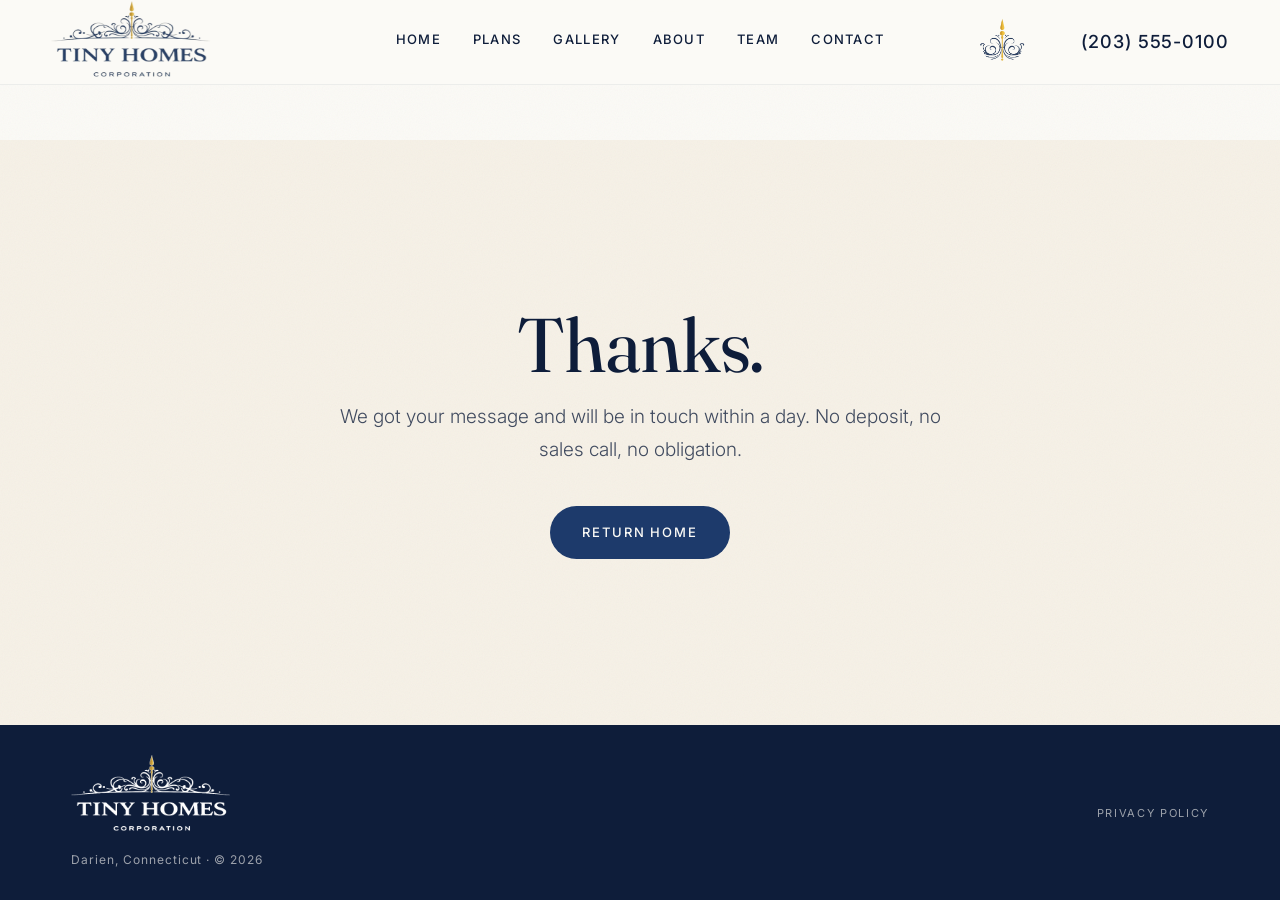
<file: thanks.html>
<!DOCTYPE html>
<html lang="en">
<head>
  <meta charset="UTF-8">
  <meta name="viewport" content="width=device-width, initial-scale=1.0">
  <title>Thank You | TinyHomes CT</title>
  <link rel="canonical" href="https://tinyhomesct.com/thanks.html">
  <link rel="icon" href="/favicon.ico">
  <link rel="preconnect" href="https://fonts.googleapis.com">
  <link rel="preconnect" href="https://fonts.gstatic.com" crossorigin>
  <link href="https://fonts.googleapis.com/css2?family=Bodoni+Moda:ital,opsz,wght@0,6..96,400;0,6..96,500;0,6..96,700;0,6..96,900;1,6..96,400;1,6..96,500&family=Fraunces:ital,opsz,wght@0,9..144,300;0,9..144,400;0,9..144,500;0,9..144,700;0,9..144,900;1,9..144,300;1,9..144,400;1,9..144,500&family=Inter:wght@300;400;500;600&family=Caveat:wght@400;500;600;700&display=swap" rel="stylesheet">
  <link rel="stylesheet" href="css/styles.css">
</head>
<body>
  <div class="grain"></div>

  <header class="site-header scrolled" id="siteHeader">
    <div class="header-inner">
      <a href="/index.html" class="brand-name">
        <img src="/images/logo-full.png" alt="Tiny Homes Corporation">
      </a>
      <button class="nav-toggle" id="navToggle" aria-label="Toggle navigation">
        <span></span><span></span><span></span>
      </button>
      <nav class="site-nav" id="siteNav">
        <a href="/index.html" class="nav-link">Home</a>
        <a href="/plans.html" class="nav-link">Plans</a>
        <a href="/gallery.html" class="nav-link">Gallery</a>
        <a href="/about.html" class="nav-link">About</a>
        <a href="/team.html" class="nav-link">Team</a>
        <a href="/contact.html" class="nav-link">Contact</a>
      </nav>
      <a href="/contact.html" class="brand-phone">
        <span class="brand-phone-number">(203) 555-0100</span>
        <img src="/images/logo.png" alt="TinyHomes">
      </a>
    </div>
  </header>

  <main class="subpage-main" style="display:flex; flex-direction:column; min-height:100vh;">
    <section class="section" style="background: var(--paper); flex: 1; display:flex; align-items:center; justify-content:center; text-align:center;">
      <div class="container">
        <h1 class="display-h2">Thanks.</h1>
        <p class="lead" style="margin: 0 auto;">We got your message and will be in touch within a day. No deposit, no sales call, no obligation.</p>
        <a href="/index.html" class="btn btn-primary" style="margin-top: 40px;">Return Home</a>
      </div>
    </section>

    <footer class="site-footer">
      <div class="container footer-inner">
        <div class="footer-left">
          <img src="/images/logo-full-white.png" alt="Tiny Homes Corporation" class="footer-logo">
          <p class="footer-meta">Darien, Connecticut &middot; © 2026</p>
        </div>
        <div class="footer-right">
          <a href="/privacy.html" class="footer-link">Privacy Policy</a>
        </div>
      </div>
    </footer>
  </main>

  <script src="js/app.js"></script>
</body>
</html>
</file>
<file: css/styles.css>
/* =========================================================
   MAISON — Tiny Homes v2
   Gold Coast / Hockney Riviera palette
   Fraunces + Bodoni Moda + Inter
   No gradients. Flat colors. Hairline detail.
   ========================================================= */

:root {
  /* palette */
  --white:    #fbfaf6;
  --paper:    #f6f1e7;
  --blush:    #f4cfd0;
  --pink:     #e89aa1;
  --sand:     #e9d9bb;
  --cognac:   #9c6a3f;
  --cognac-d: #7a5230;
  --olive:    #7a8a5e;   /* touch of dusty sage, used ONLY in warm sections */
  --olive-d:  #5e6c45;
  --cobalt:   #1d3a6b;
  --cobalt-d: #142a52;
  --ink:      #0e1d3a;
  --muted:    #7a8398;
  --line:     rgba(14, 29, 58, 0.12);
  --line-soft: rgba(14, 29, 58, 0.06);

  /* type */
  --display:  'Bodoni Moda', 'Didot', Georgia, serif;
  --serif:    'Fraunces', Georgia, serif;
  --body:     'Inter', -apple-system, BlinkMacSystemFont, sans-serif;
  --script:   'Caveat', cursive;
  --quirky:   'Gloock', serif;

  /* sizing */
  --max-w: 1240px;
  --gutter: clamp(20px, 4vw, 56px);
  --pill: 100px;

  /* motion */
  --ease: cubic-bezier(0.2, 0.7, 0.3, 1);
  --ease-out: cubic-bezier(0.16, 1, 0.3, 1);
}

* { margin: 0; padding: 0; box-sizing: border-box; }
html { scroll-behavior: smooth; }
html, body { overscroll-behavior-y: none; }
body {
  font-family: var(--body);
  font-weight: 400;
  font-size: 17px;
  line-height: 1.65;
  color: var(--ink);
  background: var(--white);
  -webkit-font-smoothing: antialiased;
  -moz-osx-font-smoothing: grayscale;
  overflow-x: hidden;
  width: 100%;
  position: relative;
}

html { 
  scroll-behavior: smooth; 
  background-color: var(--white);
}

img { max-width: 100%; display: block; }
a { color: inherit; text-decoration: none; }
button { font-family: inherit; cursor: pointer; border: none; background: none; }

/* paper grain overlay — subtle, on top of everything below modals */
.grain {
  position: fixed;
  inset: 0;
  pointer-events: none;
  z-index: 1;
  opacity: 0.05;
  mix-blend-mode: multiply;
  background-image: url("data:image/svg+xml;utf8,<svg xmlns='http://www.w3.org/2000/svg' width='240' height='240'><filter id='n'><feTurbulence type='fractalNoise' baseFrequency='0.85' numOctaves='2' stitchTiles='stitch'/></filter><rect width='100%' height='100%' filter='url(%23n)'/></svg>");
}

/* container */
.container {
  width: 100%;
  max-width: var(--max-w);
  margin: 0 auto;
  padding: 0 var(--gutter);
  position: relative;
  z-index: 2;
}

/* =========================================================
   PLACEHOLDERS
   ========================================================= */
.placeholder {
  background: repeating-linear-gradient(
    45deg,
    rgba(14, 29, 58, 0.04),
    rgba(14, 29, 58, 0.04) 8px,
    rgba(14, 29, 58, 0.07) 8px,
    rgba(14, 29, 58, 0.07) 16px
  );
  border: 1.5px dashed rgba(14, 29, 58, 0.28);
  color: rgba(14, 29, 58, 0.55);
  font-family: 'Courier New', monospace;
  font-size: 11px;
  line-height: 1.5;
  padding: 14px;
  display: flex;
  align-items: center;
  justify-content: center;
  text-align: center;
  letter-spacing: 0.02em;
}
.placeholder-logo { width: 60px; height: 60px; border-radius: 50%; font-size: 9px; }
.placeholder-hero { aspect-ratio: 4/3; }
.placeholder-icon { aspect-ratio: 1; width: 60px; font-size: 9px; }
.placeholder-plan { aspect-ratio: 4/3; }
.placeholder-ba { aspect-ratio: 16/9; min-height: 320px; }

/* =========================================================
   HEADER
   ========================================================= */
.site-header {
  position: fixed;
  top: 0; left: 0; right: 0;
  z-index: 100;
  padding: 12px 0;
  background: rgba(251, 250, 246, 0.92);
  backdrop-filter: blur(12px);
  -webkit-backdrop-filter: blur(12px);
  border-bottom: 1px solid var(--line-soft);
  transition: background 0.4s var(--ease), backdrop-filter 0.4s var(--ease), padding 0.3s var(--ease);
}
body.is-home .site-header:not(.scrolled) {
  background: transparent;
  backdrop-filter: none;
  -webkit-backdrop-filter: none;
  border-bottom: none;
  padding: 16px 0;
}
.site-header.scrolled {
  /* No overrides needed if default is already scrolled state */
}
.header-inner {
  max-width: none;
  margin: 0;
  padding: 0 clamp(24px, 4vw, 64px);
  display: flex;
  align-items: center;
  justify-content: space-between;
  position: relative;
}
.brand-name {
  display: flex;
  align-items: center;
  line-height: 1;
}
.brand-name img {
  height: 55px;
  width: auto;
  display: block;
  transform: translateY(-14px) scale(2);
  transform-origin: left top;
}
.brand-mark {
  display: none;
}
.brand-sub {
  display: none;
}
body.is-home:not(.nav-open) .site-header:not(.scrolled) .brand-name img,
body.is-home:not(.nav-open) .site-header:not(.scrolled) .brand-logo img {
  filter: brightness(0) invert(1);
}
.brand-logo {
  display: block;
  width: 50px; height: 50px;
  transform: translateY(-76px) scale(4);
  transform-origin: right top;
}
.brand-logo img {
  width: 100%;
  height: 100%;
  object-fit: contain;
}

/* =========================================================
   TYPOGRAPHY HELPERS
   ========================================================= */
.eyebrow {
  display: inline-block;
  font-family: var(--body);
  font-size: 11px;
  font-weight: 500;
  letter-spacing: 0.28em;
  text-transform: uppercase;
  color: var(--cognac);
  margin-bottom: 18px;
}
.eyebrow-light { color: var(--blush); }

.display-h2 {
  font-family: var(--serif);
  font-weight: 400;
  font-size: clamp(38px, 6vw, 76px);
  line-height: 1.02;
  letter-spacing: -0.015em;
  color: var(--ink);
  margin-bottom: 18px;
}
.display-h2 em {
  font-family: var(--serif);
  font-style: italic;
  font-weight: 300;
  color: var(--cognac);
}
.display-h2.light { color: var(--white); }
.display-h2.light em { color: var(--pink); }

.lead {
  font-family: var(--body);
  font-weight: 300;
  font-size: clamp(16px, 1.6vw, 19px);
  color: var(--ink);
  opacity: 0.78;
  max-width: 620px;
  margin-bottom: 40px;
  line-height: 1.7;
}

/* =========================================================
   BUTTONS
   ========================================================= */
.btn {
  display: inline-flex;
  align-items: center;
  justify-content: center;
  font-family: var(--body);
  font-weight: 500;
  font-size: 13px;
  letter-spacing: 0.14em;
  text-transform: uppercase;
  padding: 16px 32px;
  border-radius: var(--pill);
  transition: all 0.35s var(--ease);
  cursor: pointer;
  white-space: nowrap;
  position: relative;
}
.btn-primary {
  background: var(--cobalt);
  color: var(--white);
}
.btn-primary:hover {
  background: var(--cobalt-d);
  transform: translateY(-2px);
  box-shadow: 0 14px 30px rgba(29, 58, 107, 0.25);
}
.btn-ghost {
  background: transparent;
  color: var(--ink);
  border: 1px solid rgba(14, 29, 58, 0.4);
}
.btn-ghost:hover {
  border-color: var(--ink);
  background: var(--ink);
  color: var(--white);
}

/* =========================================================
   SECTION 1 — HERO (collage bg, centered TINYHOMES, ~70vh)
/* =========================================================
   HERO SLIDER
   ========================================================= */
.hero-slider {
  position: relative;
  width: 100%;
  height: calc(75vh - 5px);
  min-height: 520px;
  overflow: hidden;
  background: var(--ink);
}

/* Subpage spacer: push content below the fixed header.
   The header visual height is ~134px (55px logo × scale(2) + padding).
   Using 140px gives a clean flush start with no slit. */
.subpage-main {
  padding-top: 140px;
}

/* --- Slide track & individual slides --- */
.slider-track {
  position: absolute;
  inset: 0;
  z-index: 1;
}

@keyframes wipe-in {
  0%   { clip-path: polygon(0 0, 0 0, 0 100%, 0 100%); }
  100% { clip-path: polygon(0 0, 100% 0, 100% 100%, 0 100%); }
}

.slider-slide {
  position: absolute;
  inset: 0;
  z-index: 1;
  opacity: 0;
  will-change: clip-path, opacity;
}
.slider-slide.prev {
  z-index: 2;
  opacity: 1;
  clip-path: polygon(0 0, 100% 0, 100% 100%, 0 100%);
}
.slider-slide.active {
  z-index: 3;
  opacity: 1;
  /* Left to right wipe transition */
  animation: wipe-in 1.4s cubic-bezier(0.77, 0, 0.175, 1) forwards;
}

.slider-slide img {
  width: 100%;
  height: 100%;
  object-fit: cover;
  display: block;
}

/* Floorplan images should not be cropped/zoomed */
.slider-slide.is-floorplan {
  background: white;
}
.slider-slide.is-floorplan img {
  object-fit: contain;
  padding: 40px;
}


@keyframes bob {
  0%, 100% { transform: translateY(0); }
  50% { transform: translateY(6px); }
}

/* --- Navbar color crossfade for slider --- */
body.is-home .site-header:not(.scrolled) .nav-link,
body.is-home .site-header:not(.scrolled) .nav-toggle span {
  transition: color 0.8s ease, background 0.8s ease;
}
/* Item 1: nav links stay white while header is transparent, regardless of slide */
body.is-home .site-header.nav-dark:not(.scrolled) .nav-link,
body.is-home .site-header.nav-mixed:not(.scrolled) .nav-link {
  color: var(--white);
}
body.is-home .site-header.nav-dark:not(.scrolled) .nav-toggle span,
body.is-home .site-header.nav-mixed:not(.scrolled) .nav-toggle span {
  background: var(--white);
}
body.is-home .site-header.nav-dark:not(.scrolled) .brand-name img {
  filter: none;
}
body.is-home .site-header.nav-dark:not(.scrolled) .brand-logo img {
  filter: none;
}
body.is-home .site-header.nav-dark:not(.scrolled) .scroll-cue-hero {
  color: var(--ink);
}
body.is-home .site-header.nav-dark:not(.scrolled) .slider-model {
  color: var(--ink);
  text-shadow: 0 2px 16px rgba(255,255,255,0.3);
}

/* =========================================================
   SECTIONS — generic spacing
   ========================================================= */
.section {
  padding: clamp(60px, 9vw, 120px) 0;
  position: relative;
}

/* =========================================================
   SECTION 2 — WHO ARE WE  (Paint Reveal — X-RAY approach)
   Layers (bottom to top):
     1. .finished-state  — the navy "after" state, always present
     2. .cover-sheet     — opaque beige sheet that hides it; the
                           paint mask cuts holes in this sheet,
                           revealing what's underneath
     3. .who-headline    — headline floats above everything,
                           always visible
   ========================================================= */
.section-who {
  padding: 0;
  position: relative;
  height: 180vh;
  margin-top: -1px;
}
.section-who .sticky-stage {
  position: sticky;
  top: 0;
  height: 100vh;
  overflow: hidden;
}

/* BOTTOM LAYER — the finished state */
.finished-state {
  position: absolute;
  inset: 0;
  z-index: 1;
  background: var(--cobalt);
  display: flex;
  align-items: flex-start;
  justify-content: center;
}
.finished-state .container-inner {
  width: 100%;
  max-width: var(--max-w);
  margin: 0 auto;
  padding: clamp(100px, 11vw, 140px) var(--gutter) clamp(40px, 6vw, 80px);
}
.finished-state .display-h2 {
  margin-bottom: 28px !important;
}
.finished-state .eyebrow {
  margin-bottom: 12px;
}
.finished-state .bullet-grid {
  gap: 18px;
  margin-top: 28px;
}
.finished-state .bullet-card {
  padding: 28px 28px 26px;
}
.finished-state .bullet-card h3 {
  font-size: clamp(20px, 2vw, 24px);
  margin-bottom: 8px;
}
.finished-state .bullet-card p {
  font-size: 15.5px;
  line-height: 1.55;
}

/* COVER LAYER — inline SVG sitting over the finished state.
   Contains a beige rect that gets erased internally by an SVG mask
   whose stroke elements draw in as scroll progresses. */
.cover-sheet {
  position: absolute;
  inset: 0;
  z-index: 2;
  width: 100%;
  height: 100%;
  pointer-events: none;
}

/* HEADLINE — TWO COPIES exist at the same position:
   1. Bottom layer (.finished-state .display-h2) — AFTER colors (white/pink)
   2. Inside cover SVG foreignObject (.who-headline-fo) — BEFORE colors,
      masked by the same paint mask so it gets erased exactly like the
      beige rect. Half navy, half white during transition. */
.who-headline-fo {
  width: 100%;
  height: 100%;
  pointer-events: none;
  display: flex;
  align-items: flex-start;
  justify-content: center;
}
.who-headline-fo .container-inner {
  width: 100%;
  max-width: var(--max-w);
  margin: 0 auto;
  padding: clamp(100px, 11vw, 140px) var(--gutter) clamp(40px, 6vw, 80px);
}
.who-headline-fo .eyebrow {
  display: inline-block;
  font-family: var(--body);
  font-size: 11px;
  font-weight: 500;
  letter-spacing: 0.28em;
  text-transform: uppercase;
  color: var(--cognac);
  margin-bottom: 12px;
}
.who-headline-fo .display-h2 {
  font-family: var(--serif);
  font-weight: 400;
  font-size: clamp(38px, 6vw, 76px);
  line-height: 1.02;
  letter-spacing: -0.015em;
  color: var(--ink);
  margin: 0 0 28px;
}
.who-headline-fo .display-h2 em {
  font-family: var(--serif);
  font-style: italic;
  font-weight: 300;
  color: var(--cognac);
}

/* Section 2 cover headline — white text on cobalt cover */
.who-headline-fo-light .eyebrow { color: var(--blush); }
.who-headline-fo-light .display-h2 { color: var(--white); }
.who-headline-fo-light .display-h2 em { color: var(--pink); font-style: italic; }

/* bottom-layer headline (inside .finished-state) — AFTER colors */
.finished-state .eyebrow { color: var(--blush); }
.finished-state .display-h2 { color: var(--white); margin-bottom: 32px; }
.finished-state .display-h2 em { color: var(--pink); }

/* bullets on the finished state — fully visible, no clip-path */
.bullet-grid {
  list-style: none;
  display: grid;
  grid-template-columns: repeat(2, 1fr);
  gap: 24px;
  margin-top: 0;
}
.bullet-card {
  background: var(--white);
  border: 1px solid rgba(255, 255, 255, 0.15);
  padding: 38px 32px 32px;
  position: relative;
  transition: transform 0.4s var(--ease), box-shadow 0.4s var(--ease), border-color 0.4s var(--ease);
  cursor: default;
}
.bullet-card[data-jiggle]:hover {
  transform: translate(-3px, -5px) rotate(-0.6deg);
  border-color: var(--cognac);
  box-shadow: 8px 8px 0 var(--blush);
}
.bullet-num {
  position: absolute;
  top: 22px;
  right: 28px;
  font-family: var(--display);
  font-style: italic;
  font-weight: 400;
  font-size: 22px;
  color: var(--cognac);
  opacity: 0.7;
}
.bullet-card h3 {
  font-family: var(--serif);
  font-weight: 500;
  font-size: clamp(22px, 2.4vw, 28px);
  line-height: 1.15;
  color: var(--ink);
  margin-bottom: 10px;
  letter-spacing: -0.01em;
}
.bullet-card p {
  font-family: var(--body);
  font-weight: 300;
  font-size: 16px;
  line-height: 1.65;
  color: var(--ink);
  opacity: 0.78;
}

/* =========================================================
   SECTION 3 — WHO WE ARE NOT  (Paint Reveal #2 — X-RAY)
   Bottom: pink finished state with cobalt-text cards.
   Cover: cobalt SVG with masked beige strokes erasing through to pink.
   Continuity: cover matches the painted end of section 2 (cobalt).
   ========================================================= */
.section-who-not {
  padding: 0;
  position: relative;
  height: 180vh;
}
.section-who-not .sticky-stage {
  position: sticky;
  top: 0;
  height: 100vh;
  overflow: hidden;
}

.section-who.latched-collapsed .sticky-stage,
.section-who-not.latched-collapsed .sticky-stage {
  position: relative;
}

/* BOTTOM LAYER — pink finished state */
.finished-state-pink {
  background: var(--pink);
}
.finished-state-pink .eyebrow { color: var(--cobalt-d); }
.finished-state-pink .display-h2 {
  color: var(--cobalt);
  margin-bottom: 32px;
}
.finished-state-pink .display-h2 em {
  color: var(--ink);
  font-style: italic;
}

/* pink-section cards: cobalt cards with pink number accent */
.bullet-card-not {
  background: var(--cobalt) !important;
  border-color: rgba(14, 29, 58, 0.4) !important;
}
.bullet-card-not h3 { color: var(--white); }
.bullet-card-not p { color: var(--blush); opacity: 0.85; }
.bullet-card-not .bullet-num { color: var(--pink); }
.bullet-card-not[data-jiggle]:hover {
  transform: translate(-3px, -5px) rotate(0.6deg);
  border-color: var(--ink) !important;
  box-shadow: 8px 8px 0 var(--cobalt-d);
}

/* =========================================================
   SECTION 4 — WHAT MAKES US DIFFERENT (scribble setpiece)
   Layout: "What [we provide.]" with marker label above the
   crossed-out portion only. Final read:
     "What [scribbled: we provide.] [label: makes us different.]"
   ========================================================= */
.section-different {
  background: var(--white);
  padding: clamp(90px, 12vw, 150px) 0;
}
.strike-heading {
  margin-bottom: 100px;
  position: relative;
}

.strike-heading .display-h2 {
  font-weight: 500;
  font-size: clamp(48px, 7vw, 92px);
  line-height: 1;
  color: var(--ink);
  display: flex;
  align-items: flex-end;
  gap: 0.3em;
  flex-wrap: wrap;
}

/* the "What" portion — stays clean */
.title-kept {
  color: var(--ink);
}

/* the correction container — holds the label above + the strike below */
.title-correct {
  position: relative;
  display: inline-flex;
  flex-direction: column;
  align-items: flex-start;
}

/* MARKER LABEL — handwritten Caveat, sits above the scribbled portion */
.marker-label {
  font-family: 'Caveat', cursive;
  font-weight: 600;
  font-size: 1.3em;          /* relative to the h2 size — almost 2x previous */
  line-height: 0.95;
  color: var(--cobalt);
  letter-spacing: -0.01em;
  white-space: nowrap;
  display: inline-block;
  margin: 0 0 12px 12px;
  transform: rotate(-2deg);
  transform-origin: left center;
  /* hidden until JS writes it in */
  clip-path: inset(0 100% 0 0);
  transition: clip-path 1.4s steps(28, end);
}
.marker-label.written {
  clip-path: inset(0 0 0 0);
}

/* the title-strike portion: holds the text being crossed out + scribble overlay */
.title-strike {
  position: relative;
  display: inline-block;
}
.scribble-target {
  display: inline-block;
  position: relative;
  color: var(--ink);
  /* DO NOT fade — text stays full opacity behind the scribble */
}

/* SCRIBBLE SVG — generous overshoot, overflow visible */
.scribble-svg {
  position: absolute;
  inset: -20px -30px -20px -30px;
  width: calc(100% + 60px);
  height: calc(100% + 40px);
  pointer-events: none;
  z-index: 2;
  overflow: visible;
}

.signature-line { display: none; }
.value-row {
  list-style: none;
  display: grid;
  grid-template-columns: repeat(3, 1fr);
  gap: 40px;
}
.value-col {
  padding: 0;
  cursor: default;
  transition: transform 0.4s var(--ease);
}
.value-col[data-jiggle]:hover {
  transform: translateY(-6px);
}
.value-icon {
  width: 70px;
  height: 70px;
  display: flex;
  align-items: center;
  justify-content: center;
  margin-bottom: 24px;
  border: 1px solid var(--line);
  border-radius: 50%;
  background: var(--paper);
}
.value-col h3 {
  font-family: var(--serif);
  font-weight: 500;
  font-size: clamp(22px, 2.4vw, 28px);
  line-height: 1.15;
  color: var(--ink);
  margin-bottom: 0;
  letter-spacing: -0.01em;
  display: inline-block;
}
.value-col p {
  font-family: var(--body);
  font-weight: 300;
  font-size: 16px;
  line-height: 1.7;
  color: var(--ink);
  opacity: 0.78;
  margin-top: 18px;
}

/* NAILED TITLE — horizontal side-profile nail (shaft = underline,
   thin rectangular head on the right). Nail starts off-screen
   right, slams in fast, recoils with a hard shake. */
.nailed-title {
  position: relative;
  display: inline-block;
  padding-bottom: 18px;
  margin-bottom: 6px;
}
.nail-h {
  position: absolute;
  left: 0;
  right: 0;
  bottom: 4px;
  width: 100%;
  height: 14px;
  display: block;
  /* start off to the right */
  transform: translateX(110%);
  filter: drop-shadow(0 1px 1px rgba(14, 29, 58, 0.18));
}
/* SLAM IN: fast linear travel, no ease — feels like one hammer strike */
.nailed-title.nailed .nail-h {
  animation: nail-slam 0.18s linear forwards, nail-recoil 0.45s 0.18s cubic-bezier(0.25, 0.46, 0.45, 0.94) forwards;
}
@keyframes nail-slam {
  0%   { transform: translateX(110%); }
  100% { transform: translateX(0); }
}
@keyframes nail-recoil {
  0%   { transform: translateX(0) translateY(0); }
  15%  { transform: translateX(-3px) translateY(1.5px); }
  30%  { transform: translateX(1.5px) translateY(-1px); }
  45%  { transform: translateX(-1px) translateY(0.8px); }
  60%  { transform: translateX(0.5px) translateY(-0.4px); }
  100% { transform: translateX(0) translateY(0); }
}

/* =========================================================
   SET PIECE #4 — SPINNING RAZOR SAW
   One-shot animation: panel covers the next section, blade
   cuts top + right edges, panel falls backward with
   perspective, screen shake on impact, panel gone.
   ========================================================= */
.saw-stage {
  position: relative;
  width: 100%;
  height: 0;             /* doesn't take scroll space until armed */
  pointer-events: none;
  z-index: 50;
}
.saw-stage.armed {
  /* when the next section enters view, we arm the stage by
     making it position:fixed full viewport for the duration */
  position: fixed;
  inset: 0;
  height: 100vh;
  z-index: 80;
}
.saw-stage.spent {
  display: none;          /* once animation finishes, take it out completely */
}

/* THE PANEL — the surface being cut */
.saw-panel {
  position: absolute;
  inset: 0;
  perspective: 1400px;
  perspective-origin: 50% 100%;
}
.saw-panel-face {
  position: absolute;
  inset: 0;
  background: var(--pink);
  transform-origin: 50% 100%;
  transform: rotateX(0deg);
  transition: none;
  box-shadow: inset 0 0 0 1px rgba(14, 29, 58, 0.08);
}
.saw-stage.cutting .saw-panel-face {
  /* during cut, panel just sits still */
}
.saw-stage.falling .saw-panel-face {
  transform: rotateX(-92deg) translateY(20px);
  transition: transform 0.95s cubic-bezier(0.5, 0.0, 0.2, 1);
}

/* the panel rocks/shakes on landing */
.saw-stage.thudding .saw-panel-face {
  animation: panel-thud 0.6s ease-out forwards;
}
@keyframes panel-thud {
  0%   { transform: rotateX(-92deg) translateY(20px); }
  30%  { transform: rotateX(-89deg) translateY(20px); }
  60%  { transform: rotateX(-91deg) translateY(20px); }
  100% { transform: rotateX(-90deg) translateY(20px); opacity: 0; }
}

/* KERF LINE — the cut mark left behind the blade */
.saw-kerf {
  position: absolute;
  inset: 0;
  width: 100%;
  height: 100%;
  pointer-events: none;
  z-index: 2;
}
#sawKerfPath {
  stroke-dasharray: 5000;
  stroke-dashoffset: 5000;
}
.saw-stage.cutting #sawKerfPath {
  stroke-dashoffset: 0;
  transition: stroke-dashoffset 1.6s linear;
}

/* THE BLADE — spinning disc */
.saw-blade {
  position: absolute;
  top: 80px;             /* matches kerf path start Y */
  left: -120px;          /* starts off-screen left */
  width: 110px;
  height: 110px;
  z-index: 3;
  transform: translate(-50%, -50%);
  filter: drop-shadow(0 6px 14px rgba(0,0,0,0.45));
}
.saw-blade svg {
  width: 100%;
  height: 100%;
  animation: blade-spin 0.08s linear infinite;
}
@keyframes blade-spin {
  to { transform: rotate(360deg); }
}

/* blade travel: two phases — across top, then down right side */
.saw-stage.cutting .saw-blade {
  animation: blade-travel 1.6s linear forwards;
}
@keyframes blade-travel {
  0%   { top: 80px;  left: -120px; }
  10%  { top: 80px;  left: 0; }                 /* enter from left */
  50%  { top: 80px;  left: calc(100% - 80px); } /* cross to top-right corner */
  55%  { top: 80px;  left: calc(100% - 80px); } /* pause to pivot */
  95%  { top: calc(100% - 60px); left: calc(100% - 80px); } /* down the right edge */
  100% { top: 100%;  left: calc(100% - 80px); } /* exit bottom-right */
}

/* SPARKS — orange/yellow flecks trailing the blade */
.saw-sparks {
  position: absolute;
  inset: 0;
  pointer-events: none;
  z-index: 3;
}
.spark {
  position: absolute;
  width: 4px;
  height: 4px;
  background: #ffb245;
  border-radius: 50%;
  box-shadow: 0 0 8px 1px rgba(255, 178, 69, 0.8), 0 0 14px 2px rgba(255, 100, 50, 0.45);
  pointer-events: none;
  animation: spark-life 0.7s ease-out forwards;
}
@keyframes spark-life {
  0%   { opacity: 1; transform: translate(0,0) scale(1); }
  100% { opacity: 0; transform: translate(var(--dx), var(--dy)) scale(0.3); }
}

/* SCREEN SHAKE on thud */
body.shaking {
  animation: screen-shake 0.45s cubic-bezier(.36,.07,.19,.97) both;
}
@keyframes screen-shake {
  0%, 100% { transform: translate(0, 0); }
  10% { transform: translate(-4px, 3px); }
  20% { transform: translate(5px, -2px); }
  30% { transform: translate(-3px, 4px); }
  40% { transform: translate(4px, -3px); }
  50% { transform: translate(-2px, 2px); }
  60% { transform: translate(3px, -1px); }
  70% { transform: translate(-2px, 2px); }
  80% { transform: translate(2px, -1px); }
  90% { transform: translate(-1px, 1px); }
}

   ========================================================= */
/* =========================================================
   SECTION 5 — FLOOR PLANS
   ========================================================= */
.section-plans {
  background: var(--paper);
}
.plan-grid {
  display: grid;
  grid-template-columns: repeat(3, 1fr);
  gap: 32px;
  margin-top: 60px;
}
.plan-card {
  background: var(--white);
  border: 1px solid var(--line);
  padding: 18px 18px 28px;
  cursor: pointer;
  transition: transform 0.4s var(--ease), box-shadow 0.4s var(--ease), border-color 0.4s var(--ease);
}
.plan-card:hover {
  transform: translateY(-8px) rotate(-0.4deg);
  border-color: var(--cognac);
  box-shadow: 6px 14px 30px rgba(14, 29, 58, 0.1);
}
.plan-render {
  margin-bottom: 22px;
  position: relative;
  aspect-ratio: 4/3;
  overflow: hidden;
  border-radius: 4px;
}
.plan-render img {
  position: absolute;
  inset: 0;
  width: 100%;
  height: 100%;
  object-fit: cover;
}
.plan-card h3 {
  font-family: var(--display);
  font-weight: 400;
  font-style: italic;
  font-size: clamp(24px, 2.6vw, 30px);
  letter-spacing: -0.005em;
  color: var(--olive-d);
  padding: 0 8px;
}
.plan-spec {
  font-family: var(--body);
  font-size: 13px;
  letter-spacing: 0.18em;
  text-transform: uppercase;
  color: var(--cognac);
  margin-top: 8px;
  padding: 0 8px;
}

/* =========================================================
   SECTION 6 — BEFORE/AFTER SLIDER
   ========================================================= */
.section-slider {
  background: var(--blush);
}
.section-slider .lead {
  font-family: var(--serif);
  font-style: italic;
  font-weight: 300;
  color: var(--cobalt);
  opacity: 1;
}
.ba-slider {
  position: relative;
  width: 100%;
  aspect-ratio: 16/9;
  margin-top: 40px;
  overflow: hidden;

  cursor: ew-resize;
  user-select: none;
  touch-action: pan-y;
  border: 1px solid var(--line);
  background: var(--white);
}
.ba-layer {
  position: absolute;
  inset: 0;
}
.ba-image {
  width: 100%;
  height: 100%;
  object-fit: cover;
  display: block;
  transform: translateY(-3px) scale(1.02);
}
.ba-with {
  clip-path: inset(0 0 0 50%);
}
.ba-layer .placeholder {
  width: 100%;
  height: 100%;
  border: none;
  min-height: unset;
}
.ba-cap {
  position: absolute;
  top: 18px;
  font-family: var(--body);
  font-size: 10px;
  letter-spacing: 0.22em;
  text-transform: uppercase;
  font-weight: 500;
  padding: 7px 14px;
  background: var(--white);
  color: var(--ink);

  z-index: 3;
  transition: opacity 0.25s var(--ease);
}
.ba-cap-after  { left: 18px; background: var(--cobalt); color: var(--white); }
.ba-cap-before { right: 18px; }
.ba-handle {
  position: absolute;
  top: 0; bottom: 0;
  left: 50%;
  width: 2px;
  background: var(--white);
  box-shadow: 0 0 12px rgba(0,0,0,0.3);
  z-index: 4;
}
.ba-handle-icon {
  position: absolute;
  top: 50%;
  left: 50%;
  transform: translate(-50%, -50%);
  width: 48px;
  height: 48px;
  background: var(--white);
  color: var(--cobalt);
  border-radius: 50%;
  display: flex;
  align-items: center;
  justify-content: center;
  font-size: 18px;
  box-shadow: 0 8px 20px rgba(14, 29, 58, 0.25);
}

/* =========================================================
   SECTION 7 — DEPOSIT (handwritten, dark)
   ========================================================= */
.section-deposit {
  background: var(--ink);
  color: var(--white);
  text-align: center;
  padding: clamp(100px, 14vw, 180px) 0;
}
.handwritten-target {
  margin: 24px auto 30px;
  min-height: 140px;
  display: flex;
  align-items: center;
  justify-content: center;
}
.handwritten-fallback {
  font-family: var(--serif);
  font-style: italic;
  font-weight: 300;
  font-size: clamp(42px, 7vw, 90px);
  line-height: 1;
  color: var(--white);
  letter-spacing: -0.01em;
}
.deposit-body {
  font-family: var(--body);
  font-weight: 300;
  font-size: clamp(15px, 1.5vw, 18px);
  line-height: 1.75;
  max-width: 620px;
  margin: 0 auto;
  color: rgba(251, 250, 246, 0.78);
}
.deposit-signature {
  font-family: var(--serif);
  font-style: italic;
  font-size: 15px;
  color: var(--blush);
  margin-top: 30px;
}

/* =========================================================
   SECTION 8 — LET'S TALK
   ========================================================= */
.section-talk {
  background: var(--paper);
}
.talk-grid {
  display: grid;
  grid-template-columns: 1fr 1fr;
  gap: 80px;
  align-items: start;
}
.contact-points {
  list-style: none;
  margin-top: 30px;
  border-top: 1px solid var(--line);
}
.contact-points li {
  padding: 16px 0;
  border-bottom: 1px solid var(--line);
  font-size: 16px;
  display: flex;
  gap: 16px;
  align-items: baseline;
}
.contact-points strong {
  font-family: var(--body);
  font-size: 10px;
  font-weight: 500;
  letter-spacing: 0.26em;
  text-transform: uppercase;
  color: var(--cognac);
  min-width: 60px;
}
.contact-points a {
  font-family: var(--serif);
  font-size: 18px;
  color: var(--ink);
  transition: color 0.25s var(--ease);
  border-bottom: 1px solid transparent;
}
.contact-points a:hover { color: var(--olive-d); border-bottom-color: var(--olive); }

.talk-form {
  display: grid;
  grid-template-columns: 1fr 1fr;
  gap: 18px;
  background: var(--white);
  border: 1px solid var(--line);
  padding: 36px;
  border-radius: 12px;

}
.talk-form label {
  display: flex;
  flex-direction: column;
  gap: 8px;
}
.talk-form label.full { grid-column: 1 / -1; }
.talk-form label span {
  font-family: var(--body);
  font-size: 10px;
  font-weight: 500;
  letter-spacing: 0.22em;
  text-transform: uppercase;
  color: var(--cognac);
}
.talk-form input,
.talk-form textarea {
  font-family: var(--serif);
  font-size: 17px;
  background: transparent;
  border: none;
  border-bottom: 1px solid var(--line);
  padding: 10px 0;
  color: var(--ink);
  transition: border-color 0.25s var(--ease);
  resize: vertical;
}
.talk-form input:focus,
.talk-form textarea:focus {
  outline: none;
  border-bottom-color: var(--cobalt);
}
.talk-form button {
  grid-column: 1 / -1;
  justify-self: start;
  margin-top: 8px;
}
.form-feedback {
  grid-column: 1 / -1;
  font-size: 13px;
  min-height: 18px;
}
.form-feedback.success { color: var(--cobalt); }
.form-feedback.error { color: var(--cognac-d); }

/* =========================================================
   FOOTER
   ========================================================= */
.site-footer {
  background: var(--ink);
  color: rgba(251, 250, 246, 0.6);
  padding: 30px 0;
  font-size: 12px;
  letter-spacing: 0.08em;
}
.footer-inner {
  display: flex;
  justify-content: space-between;
  align-items: center;
}
.footer-brand {
  font-family: var(--display);
  font-weight: 500;
  font-size: 18px;
  color: var(--white);
  letter-spacing: -0.005em;
}
.footer-brand span {
  font-family: var(--body);
  font-size: 10px;
  letter-spacing: 0.22em;
  text-transform: uppercase;
  color: var(--blush);
  margin-left: 10px;
}
.footer-logo {
  display: block;
  height: 55px;
  width: auto;
  margin-bottom: 40px;
  transform: scale(2);
  transform-origin: left top;
}

/* =========================================================
   RESPONSIVE
   ========================================================= */
@media (max-width: 960px) {
  /* Lock horizontal scrolling on mobile only */
  html, body { overflow-x: hidden; max-width: 100vw; }
  
  .slider-info { bottom: 60px; }
  .bullet-grid { grid-template-columns: 1fr; }
  .value-row { grid-template-columns: 1fr; gap: 30px; }
  .plan-grid { grid-template-columns: repeat(2, 1fr); }
  .talk-grid { grid-template-columns: 1fr; gap: 50px; }
  .talk-form { grid-template-columns: 1fr; }
  
  .desktop-only { display: none !important; }
  .nav-toggle { 
    display: flex !important; 
    position: absolute;
    left: 50%;
    transform: translateX(-50%);
    z-index: 999999 !important; /* Always above the nav overlay */
    min-width: 48px;
    min-height: 48px;
    padding: 12px 8px;
    justify-content: center;
    touch-action: manipulation; /* Disable double-tap-to-zoom on this element */
  }
  
  /* On mobile, the header should go transparent at top of page */
  body.is-home .site-header:not(.scrolled) {
    background: transparent !important;
    backdrop-filter: none !important;
    -webkit-backdrop-filter: none !important;
    border-bottom: none !important;
  }
  body.is-home .site-header.scrolled,
  .site-header.scrolled {
    backdrop-filter: none;
    -webkit-backdrop-filter: none;
    background: rgba(251, 250, 246, 0.98);
  }
  /* When nav is open: header floats ABOVE the overlay (so X is visible) and stays opaque.
     Use high specificity to beat the transparent-at-top rule. */
  body.nav-open .site-header,
  body.is-home.nav-open .site-header {
    background: rgba(251, 250, 246, 0.98) !important;
    backdrop-filter: none !important;
    -webkit-backdrop-filter: none !important;
    border-bottom: 1px solid var(--line-soft) !important;
    z-index: 9999999 !important;
  }
  
  /* Full-screen overlay nav — display:none is the only truly reliable method on iOS Safari */
  .site-nav {
    display: none !important;
    position: fixed !important;
    inset: 0 !important;
    transform: none !important;
    height: 100dvh !important;
    width: 100vw !important;
    background: var(--paper);
    flex-direction: column;
    justify-content: center;
    align-items: center;
    padding: 80px 24px;
    gap: 40px;
    z-index: 99999 !important;
  }
  .site-nav.open {
    display: flex !important;
  }
  
  .nav-link { 
    font-size: 32px; 
    font-weight: 500;
    color: var(--ink) !important; /* Always dark inside the overlay */
  }
  
  /* Hide unwanted captions/cues on mobile */
  .hero-caption-container,
  .hero-caption-text,
  .scroll-cue,
  .drag-cue-top {
    display: none !important;
  }
  
  /* Scale down the left logo to fit the hamburger nicely */
  .brand-name img {
    transform: translateY(-5px) scale(1.3);
  }
  
  /* Typography Scaling */
  .display-h2 { font-size: clamp(28px, 7vw, 42px); line-height: 1.1; }
  .lead { font-size: 16px; margin-bottom: 24px; }
  
  /* Restore strike heading to a readable size on mobile */
  .strike-heading .display-h2 { font-size: clamp(36px, 10vw, 60px); }
  .marker-label { font-size: 1.3em; }
  
  /* Layout Proportions */
  .section-pad { padding: 60px 0 !important; }
  
  /* Disable Sticky Scroll in Paint Sections */
  .section-who,
  .section-who-not {
    height: auto !important;
  }
  .section-who .sticky-stage,
  .section-who-not .sticky-stage { 
    position: static; 
    height: auto !important; 
  }
  .section-who .sticky-content,
  .section-who-not .sticky-content {
    position: static;
    height: auto !important;
  }
  .finished-state {
    position: static !important;
    padding: 0 0 60px;
    align-items: flex-start;
  }
  /* Remove gap at top of who sections on mobile */
  .finished-state .container-inner {
    padding-top: 40px;
  }
  .who-panel {
    position: static;
    opacity: 1 !important;
    transform: none !important;
    margin-bottom: 40px;
    filter: none !important;
  }
}
@media (max-width: 600px) {
  .plan-grid { grid-template-columns: 1fr; }
  /* Hero slider: zoom out on mobile — use object-position only, no transform shift */
  /* Use svh so the height doesn't jump when iOS Safari's address bar collapses */
  .hero-slider { min-height: 55svh; height: 55svh; }
  .hero-slider .slider-slide img {
    object-fit: cover;
    object-position: center 30%;
    transform: scale(1);
    width: 100%;
    height: 100%;
    margin: 0;
  }
  .footer-inner { flex-direction: column; gap: 24px; text-align: center; }
  .footer-right { flex-direction: column; gap: 16px; }

  /* On small screens, scale down header so padding can be smaller */
  .subpage-main {
    padding-top: 90px;
  }
}

/* =========================================================
   ADDITIONAL UI (Nav, Admin, Extras)
   ========================================================= */
.desktop-only { display: block; }
.nav-toggle {
  display: none;
  flex-direction: column;
  gap: 6px;
  width: 32px;
  height: 24px;
  z-index: 200;
}
.nav-toggle span {
  display: block;
  width: 100%;
  height: 2px;
  background: var(--ink);
  transition: all 0.3s var(--ease);
}
.nav-toggle.open span:nth-child(1) { transform: translateY(8px) rotate(45deg); }
.nav-toggle.open span:nth-child(2) { opacity: 0; }
.nav-toggle.open span:nth-child(3) { transform: translateY(-8px) rotate(-45deg); }

.site-nav {
  display: flex;
  gap: 32px;
  align-items: center;
  z-index: 150;
}
/* Desktop only: pin nav links to the same visual row as the header */
@media (min-width: 961px) {
  .site-nav {
    position: fixed;
    top: 0;
    left: 50%;
    transform: translateX(-50%);
    height: 79px; /* exactly matches site-header scrolled height */
    padding: 0;
    align-items: center;
    z-index: 101; /* just above header */
    pointer-events: auto;
    transition: height 0.3s var(--ease);
  }
  body.is-home:not(.scrolled) .site-nav {
    height: 87px; /* exactly matches home unscrolled header height */
  }
}
.nav-link {
  font-family: var(--body);
  font-size: 13px;
  font-weight: 500;
  letter-spacing: 0.1em;
  text-transform: uppercase;
  color: var(--ink);
  transition: color 0.3s var(--ease);
}
.nav-link:hover { color: var(--cognac); }
/* On the home page at top, nav links and hamburger go white — but NOT when nav is open */
body.is-home:not(.nav-open) .site-header:not(.scrolled) ~ .site-nav .nav-link { color: var(--white); }
body.is-home:not(.nav-open) .site-header:not(.scrolled) .nav-toggle span { background: var(--white); }
body.is-home:not(.nav-open) .site-header:not(.scrolled) ~ .site-nav .nav-link:hover { color: var(--pink); }

.back-to-top {
  position: fixed;
  bottom: 30px;
  right: 30px;
  width: 48px;
  height: 48px;
  background: var(--cognac);
  color: var(--white);
  border-radius: 50%;
  display: flex;
  align-items: center;
  justify-content: center;
  z-index: 90;
  opacity: 0;
  pointer-events: none;
  transform: translateY(20px);
  transition: all 0.4s var(--ease);
  box-shadow: 0 4px 12px rgba(156, 106, 63, 0.3);
}
.back-to-top.visible {
  opacity: 1;
  pointer-events: auto;
  transform: translateY(0);
}
.back-to-top:hover { background: var(--cognac-d); transform: translateY(-4px); }
.back-to-top svg { width: 24px; height: 24px; }

.hp-field {
  position: absolute;
  opacity: 0;
  top: 0;
  left: 0;
  height: 0;
  width: 0;
  z-index: -1;
}

.footer-right {
  display: flex;
  align-items: center;
  gap: 40px;
}
.footer-socials { display: flex; gap: 16px; }
.placeholder-social, .footer-link {
  font-family: var(--body);
  font-size: 11px;
  letter-spacing: 0.15em;
  text-transform: uppercase;
  color: var(--white);
  opacity: 0.6;
  transition: opacity 0.3s ease;
}
.placeholder-social:hover, .footer-link:hover { opacity: 1; }

.static-page-header {
  height: 120px;
  background: var(--white);
}

/* Admin Panel Revamp (Matrix Theme) */
.admin-panel {
  position: fixed;
  inset: 0;
  background: transparent;
  color: #f0f0f0;
  z-index: 1000;
  padding: 60px;
  opacity: 0;
  pointer-events: none;
  transition: opacity 0.4s ease;
  overflow-y: auto;
  font-family: 'Inter', -apple-system, BlinkMacSystemFont, sans-serif;
}
@media (max-width: 960px) { .admin-panel { padding: 20px; } }
.admin-panel.open { opacity: 1; pointer-events: auto; }

/* Matrix Canvas */
#matrixCanvas {
  position: fixed;
  inset: 0;
  display: none;
  z-index: 999;
}

.admin-header {
  display: flex;
  justify-content: space-between;
  align-items: center;
  margin-bottom: 24px;
  border-bottom: 1px solid rgba(255,255,255,0.08);
  padding-bottom: 20px;
}
.admin-header h2 { font-family: 'Menlo', 'Monaco', monospace; font-size: 24px; font-weight: 400; letter-spacing: 0.5px; text-transform: lowercase; }
.admin-close { color: #f0f0f0; font-size: 32px; line-height: 1; opacity: 0.5; cursor: pointer; background: transparent; border: none; }
.admin-close:hover { opacity: 1; filter: brightness(1.2); }

.admin-controls {
  display: flex;
  gap: 16px;
  margin-bottom: 24px;
}
.admin-select {
  background: transparent;
  color: #f0f0f0;
  border: none;
  border-bottom: 1px solid rgba(255,255,255,0.12);
  padding: 4px 0;
  font-family: 'Inter', sans-serif;
  font-size: 13px;
  cursor: pointer;
  outline: none;
}
.admin-select:focus { border-bottom-color: #fff; }
.admin-select option { background: #000; color: #f0f0f0; }

.submission-card {
  background: rgba(8,8,8,0.78);
  backdrop-filter: blur(6px);
  -webkit-backdrop-filter: blur(6px);
  border: 1px solid rgba(255,255,255,0.12);
  border-radius: 4px;
  padding: 18px;
  margin-bottom: 12px;
  position: relative;
}
.submission-card.unread::before {
  content: '';
  position: absolute;
  top: 18px; left: 8px;
  width: 6px; height: 6px;
  border-radius: 50%;
  background: #fff;
  box-shadow: 0 0 6px #fff;
}
.sub-meta { font-family: 'Menlo', 'Monaco', monospace; font-size: 11px; color: #6a6a6a; letter-spacing: 2px; text-transform: uppercase; margin-bottom: 8px; }
.sub-name { font-size: 16px; font-weight: 500; margin-bottom: 4px; color: #f0f0f0; }
.sub-contact { font-size: 13px; color: #9a9a9a; margin-bottom: 12px; display: flex; gap: 12px; }
.sub-msg { font-size: 14px; line-height: 1.6; margin-bottom: 16px; padding-left: 12px; border-left: 1px solid rgba(255,255,255,0.08); color: #9a9a9a; }
.sub-actions { display: flex; gap: 16px; align-items: center; }

.sub-status {
  padding: 4px 10px;
  font-family: 'Menlo', 'Monaco', monospace;
  font-size: 11px;
  letter-spacing: 1px;
  text-transform: lowercase;
  border: 1px solid rgba(255,255,255,0.12);
  background: transparent;
  color: #9a9a9a;
  border-radius: 4px;
  cursor: pointer;
  transition: all 0.2s;
}
.sub-status:focus { border-color: #fff; color: #fff; }
.sub-status[data-val="new"] { border-color: #fff; color: #fff; box-shadow: inset 0 0 4px rgba(255,255,255,0.2); }
.sub-status[data-val="pending"] { color: #f0f0f0; }
.sub-status[data-val="filled"] { color: #6a6a6a; border-color: rgba(255,255,255,0.05); }

.sub-note {
  flex: 1;
  background: transparent;
  border: none;
  border-bottom: 1px solid rgba(255,255,255,0.12);
  color: #f0f0f0;
  font-family: 'Inter', sans-serif;
  font-size: 13px;
  padding: 4px 0;
}
.sub-note:focus { outline: none; border-bottom-color: #fff; }

/* Boot Intro Sequence */
#bootOverlay {
  position: fixed; inset: 0;
  background: #000;
  z-index: 9999;
  display: none;
  opacity: 0;
  transition: opacity 0.2s;
}
#term {
  position: absolute; inset: 0;
  padding: 18px 24px;
  font-size: 11px; line-height: 1.42;
  color: #bdbdbd;
  font-family: 'Menlo', 'Monaco', 'Courier New', monospace;
  overflow: hidden;
}
#scroll {
  position: absolute; left: 24px; right: 24px; top: 0;
  will-change: transform;
}
#term .line { white-space: pre; }
#term .w { color: #f0f0f0; }
#term .g { color: #9a9a9a; }
#term .d { color: #6a6a6a; }
#term .dd { color: #4a4a4a; }

#greet {
  position: absolute; inset: 0;
  display: none; align-items: center; justify-content: center;
  flex-direction: column;
  background: #000; z-index: 5;
  font-family: 'Menlo', 'Monaco', 'Courier New', monospace;
  color: #f0f0f0;
}
#greet .row { font-size: 34px; letter-spacing: 1px; min-height: 48px; white-space: pre; }
#greet .name { font-size: 34px; color: #fff; margin-top: 14px; min-height: 48px; white-space: pre; }
.cur {
  display: inline-block;
  width: 0.55em; height: 1em;
  background: #fff;
  margin-left: 2px;
  vertical-align: -0.12em;
  animation: blink 0.6s steps(2) infinite;
}
@keyframes blink { 50% { opacity: 0; } }

/* ============================================================
   PLAN MODAL
   ============================================================ */
.plan-modal {
  position: fixed;
  inset: 0;
  background: rgba(14,29,58,0.85);
  z-index: 500;
  display: none;
  align-items: center;
  justify-content: center;
  padding: 24px;
  opacity: 0;
  transition: opacity 0.3s ease;
}
.plan-modal.open {
  display: flex;
  opacity: 1;
}
.modal-content {
  background: var(--white);
  max-width: 900px;
  width: 100%;
  max-height: 90vh;
  overflow-y: auto;
  position: relative;
  display: grid;
  grid-template-columns: 1fr 1fr;
  border-radius: 12px;
}
@media (max-width: 768px) {
  .modal-content { grid-template-columns: 1fr; }
}
.modal-close {
  position: absolute;
  top: 16px; right: 24px;
  font-size: 32px;
  background: none; border: none;
  cursor: pointer; color: var(--ink);
  z-index: 10;
}
.modal-image {
  background: var(--paper);
  display: flex; align-items: center; justify-content: center;
  padding: 24px;
  min-height: 300px;
}
.modal-details { padding: 48px; }

/* ============================================================
   PLAN WIPE ANIMATION
   ============================================================ */
.plan-render img {
  clip-path: polygon(0 0, 100% 0, 100% 100%, 0 100%);
  transition: clip-path 1.2s cubic-bezier(0.77, 0, 0.175, 1);
}

/* Custom additions for slider drag & scroll cue */
.scroll-cue-hero {
  position: absolute;
  bottom: 40px;
  left: 50%;
  transform: translateX(-50%);
  font-family: var(--body);
  font-size: 11px;
  letter-spacing: 0.15em;
  text-transform: uppercase;
  color: var(--white);
  z-index: 10;
  animation: floatBounce 2s infinite ease-in-out;
  pointer-events: none;
}
@keyframes floatBounce {
  0%, 100% { transform: translate(-50%, 0); }
  50% { transform: translate(-50%, 10px); }
}

.drag-cue-top {
  display: flex;
  align-items: center;
  justify-content: center;
  gap: 8px;
  font-family: var(--body);
  font-size: 14px;
  letter-spacing: 0.1em;
  text-transform: uppercase;
  color: var(--cognac);
  margin: 0 auto 12px auto;
  animation: floatDragX 2s infinite ease-in-out;
  width: max-content;
}
.drag-cue-top span {
  font-size: 18px;
}
@keyframes floatDragX {
  0%, 100% { transform: translateX(0); }
  50% { transform: translateX(10px); }
}

.hero-caption-container {
  position: absolute;
  inset: 0;
  z-index: 10;
  pointer-events: none;
}
.hero-caption-item {
  position: absolute;
  bottom: 40px;
  left: 40px;
  width: max-content;
  opacity: 0;
  will-change: clip-path, opacity;
}
.hero-caption-item.prev {
  z-index: 1;
  opacity: 1;
  animation: wipe-out 1.2s cubic-bezier(0.77, 0, 0.175, 1) forwards;
}
.hero-caption-item.active {
  z-index: 2;
  opacity: 1;
  animation: wipe-in 1.2s cubic-bezier(0.77, 0, 0.175, 1) forwards;
}
@keyframes wipe-out {
  0%   { clip-path: polygon(0 0, 100% 0, 100% 100%, 0 100%); }
  100% { clip-path: polygon(100% 0, 100% 0, 100% 100%, 100% 100%); }
}
.hero-caption-text {
  font-family: var(--quirky);
  font-size: 40px;
  font-weight: 400;
  color: var(--white);
  text-shadow: 0 4px 16px rgba(0,0,0,0.4);
}

/* ============================================================
   ITEM 3 — Phone button in header
   ============================================================ */
.brand-phone {
  display: flex;
  align-items: center;
  flex-direction: row-reverse;
  gap: 14px;
  text-decoration: none;
  color: var(--ink);
  transition: opacity 0.3s var(--ease);
}
.brand-phone:hover {
  opacity: 0.7;
}
.brand-phone img {
  width: 60px;
  height: 60px;
  object-fit: contain;
  transform: scale(2.2);
  transform-origin: center right;
}
.brand-phone-number {
  font-family: var(--body);
  font-size: 18px;
  font-weight: 500;
  letter-spacing: 0.05em;
  white-space: nowrap;
}
body.is-home:not(.nav-open) .site-header:not(.scrolled) .brand-phone img {
  filter: brightness(0) invert(1);
}
body.is-home:not(.nav-open) .site-header:not(.scrolled) .brand-phone-number {
  color: var(--white);
}
/* On mobile, hide the phone text, keep the icon */
@media (max-width: 960px) {
  .brand-phone-number { display: none; }
  .brand-phone { transform: none; }
  .brand-phone img { 
    width: 44px; 
    height: 44px; 
    transform: scale(2.5);
    transform-origin: center right;
  }
}


.ba-handle.hinting .ba-handle-icon {
  cursor: col-resize;
}
.ba-handle-hold {
  display: block;
  font-family: var(--body);
  font-size: 8px;
  font-weight: 600;
  letter-spacing: 0.15em;
  text-transform: uppercase;
  color: var(--cobalt);
  margin-top: 2px;
}
.ba-handle-icon {
  cursor: col-resize;
  flex-direction: column;
}

/* ============================================================
   ITEM 13 — About page two-column layout
   ============================================================ */
.about-two-col {
  display: grid;
  grid-template-columns: 1fr 1fr;
  gap: 60px;
  align-items: start;
}
.about-two-col .about-col h3 {
  font-family: var(--serif);
  font-weight: 500;
  font-size: clamp(24px, 3vw, 32px);
  color: var(--ink);
  margin-bottom: 20px;
  line-height: 1.15;
}
.about-col .lead {
  max-width: none;
}
.about-col .lead strong {
  font-weight: 500;
}
.adu-advantages {
  list-style: none;
  padding: 0;
  margin-top: 16px;
}
.adu-advantages li {
  position: relative;
  padding-left: 20px;
  margin-bottom: 12px;
  font-family: var(--body);
  font-weight: 300;
  font-size: clamp(15px, 1.4vw, 17px);
  line-height: 1.7;
  color: var(--ink);
  opacity: 0.78;
}
.adu-advantages li::before {
  content: '-';
  position: absolute;
  left: 0;
  color: var(--cognac);
}
@media (max-width: 960px) {
  .about-two-col {
    grid-template-columns: 1fr;
    gap: 40px;
  }
}

/* ============================================================
   ITEM 14 - Team page styles
   ============================================================ */
.team-grid {
  display: grid;
  grid-template-columns: repeat(auto-fit, minmax(280px, 1fr));
  gap: 40px;
  margin-top: 60px;
}

/* ============================================================
   ADMIN PANEL TABS
   ============================================================ */
.admin-tab-btn {
  background: none;
  border: none;
  color: white;
  opacity: 0.5;
  padding: 8px 0;
  font-size: 14px;
  cursor: pointer;
  position: relative;
  text-transform: uppercase;
  letter-spacing: 0.1em;
  font-family: var(--body);
}
.admin-tab-btn:hover {
  opacity: 0.8;
}
.admin-tab-btn.active {
  opacity: 1;
}
.admin-tab-btn.active::after {
  content: '';
  position: absolute;
  bottom: -1px;
  left: 0;
  right: 0;
  height: 2px;
  background: var(--white);
}

/* ============================================================
   ANALYTICS DASHBOARD
   ============================================================ */
/* Fix admin panel background - needs to be dark not transparent */
.admin-panel {
  background: rgba(6, 8, 14, 0.4) !important;
  backdrop-filter: blur(8px) !important;
  -webkit-backdrop-filter: blur(8px) !important;
}

.a-kpi-card {
  background: rgba(255,255,255,0.05);
  border: 1px solid rgba(255,255,255,0.08);
  border-radius: 8px;
  padding: 20px;
  transition: border-color 0.2s;
}
.a-kpi-card:hover {
  border-color: rgba(255,255,255,0.2);
}
.a-kpi-label {
  font-size: 11px;
  text-transform: uppercase;
  letter-spacing: 0.1em;
  opacity: 0.5;
  margin-bottom: 8px;
  font-family: 'Menlo', monospace;
}
.a-kpi-val {
  font-size: 28px;
  font-weight: 600;
  font-family: 'Menlo', monospace;
  color: #fff;
  margin-bottom: 6px;
  letter-spacing: -0.02em;
}
.a-kpi-delta {
  font-size: 11px;
  opacity: 0.6;
}
.a-kpi-delta.positive { color: #7ecb8a; }
.a-kpi-delta.negative { color: #e07070; }
.a-kpi-delta.neutral  { color: #c8a96e; }

.a-chart-card {
  background: rgba(255,255,255,0.04);
  border: 1px solid rgba(255,255,255,0.07);
  border-radius: 8px;
  padding: 20px;
  position: relative;
  overflow: visible;
}
.a-chart-header {
  display: flex;
  justify-content: space-between;
  align-items: flex-start;
  margin-bottom: 16px;
}
.a-chart-title {
  font-size: 14px;
  font-weight: 500;
  color: rgba(255,255,255,0.9);
  margin-bottom: 3px;
}
.a-chart-sub {
  font-size: 11px;
  opacity: 0.4;
  font-family: 'Menlo', monospace;
}
.a-chart-card canvas {
  width: 100%;
  display: block;
}

.a-period-btn {
  background: transparent;
  border: 1px solid rgba(255,255,255,0.15);
  color: rgba(255,255,255,0.5);
  font-size: 11px;
  padding: 4px 10px;
  border-radius: 4px;
  cursor: pointer;
  font-family: 'Menlo', monospace;
  transition: all 0.15s;
}
.a-period-btn:hover {
  border-color: rgba(255,255,255,0.4);
  color: rgba(255,255,255,0.8);
}
.a-period-btn.active {
  background: rgba(42,95,170,0.6);
  border-color: #2a5faa;
  color: #fff;
}

.a-tooltip {
  position: absolute;
  background: rgba(10,10,20,0.95);
  border: 1px solid rgba(255,255,255,0.15);
  border-radius: 6px;
  padding: 8px 12px;
  font-size: 12px;
  font-family: 'Menlo', monospace;
  color: #fff;
  pointer-events: none;
  z-index: 10;
  white-space: nowrap;
}

.admin-close {
  position: static !important;
  font-size: 28px !important;
  line-height: 1 !important;
  width: 36px;
  height: 36px;
  display: flex;
  align-items: center;
  justify-content: center;
  border-radius: 50%;
  background: rgba(255,255,255,0.08) !important;
  border: none !important;
  color: rgba(255,255,255,0.8) !important;
  cursor: pointer;
  flex-shrink: 0;
  transition: background 0.2s;
}
.admin-close:hover {
  background: rgba(255,255,255,0.18) !important;
  opacity: 1 !important;
}
</file>
<file: tinyhomes-v2/css/styles.css>
/* =========================================================
   MAISON — Tiny Homes v2
   Gold Coast / Hockney Riviera palette
   Fraunces + Bodoni Moda + Inter
   No gradients. Flat colors. Hairline detail.
   ========================================================= */

:root {
  /* palette */
  --white:    #fbfaf6;
  --paper:    #f6f1e7;
  --blush:    #f4cfd0;
  --pink:     #e89aa1;
  --sand:     #e9d9bb;
  --cognac:   #9c6a3f;
  --cognac-d: #7a5230;
  --olive:    #7a8a5e;   /* touch of dusty sage, used ONLY in warm sections */
  --olive-d:  #5e6c45;
  --cobalt:   #1d3a6b;
  --cobalt-d: #142a52;
  --ink:      #0e1d3a;
  --muted:    #7a8398;
  --line:     rgba(14, 29, 58, 0.12);
  --line-soft: rgba(14, 29, 58, 0.06);

  /* type */
  --display:  'Bodoni Moda', 'Didot', Georgia, serif;
  --serif:    'Fraunces', Georgia, serif;
  --body:     'Inter', -apple-system, BlinkMacSystemFont, sans-serif;

  /* sizing */
  --max-w: 1240px;
  --gutter: clamp(20px, 4vw, 56px);
  --pill: 100px;

  /* motion */
  --ease: cubic-bezier(0.2, 0.7, 0.3, 1);
  --ease-out: cubic-bezier(0.16, 1, 0.3, 1);
}

* { margin: 0; padding: 0; box-sizing: border-box; }
html { scroll-behavior: smooth; }
body {
  font-family: var(--body);
  font-weight: 400;
  font-size: 16px;
  line-height: 1.65;
  color: var(--ink);
  background: var(--white);
  -webkit-font-smoothing: antialiased;
  -moz-osx-font-smoothing: grayscale;
  overflow-x: hidden;
}

img { max-width: 100%; display: block; }
a { color: inherit; text-decoration: none; }
button { font-family: inherit; cursor: pointer; border: none; background: none; }

/* paper grain overlay — subtle, on top of everything below modals */
.grain {
  position: fixed;
  inset: 0;
  pointer-events: none;
  z-index: 1;
  opacity: 0.05;
  mix-blend-mode: multiply;
  background-image: url("data:image/svg+xml;utf8,<svg xmlns='http://www.w3.org/2000/svg' width='240' height='240'><filter id='n'><feTurbulence type='fractalNoise' baseFrequency='0.85' numOctaves='2' stitchTiles='stitch'/></filter><rect width='100%' height='100%' filter='url(%23n)'/></svg>");
}

/* container */
.container {
  width: 100%;
  max-width: var(--max-w);
  margin: 0 auto;
  padding: 0 var(--gutter);
  position: relative;
  z-index: 2;
}

/* =========================================================
   PLACEHOLDERS
   ========================================================= */
.placeholder {
  background: repeating-linear-gradient(
    45deg,
    rgba(14, 29, 58, 0.04),
    rgba(14, 29, 58, 0.04) 8px,
    rgba(14, 29, 58, 0.07) 8px,
    rgba(14, 29, 58, 0.07) 16px
  );
  border: 1.5px dashed rgba(14, 29, 58, 0.28);
  color: rgba(14, 29, 58, 0.55);
  font-family: 'Courier New', monospace;
  font-size: 11px;
  line-height: 1.5;
  padding: 14px;
  display: flex;
  align-items: center;
  justify-content: center;
  text-align: center;
  letter-spacing: 0.02em;
}
.placeholder-logo { width: 60px; height: 60px; border-radius: 50%; font-size: 9px; }
.placeholder-hero { aspect-ratio: 4/3; }
.placeholder-icon { aspect-ratio: 1; width: 60px; font-size: 9px; }
.placeholder-plan { aspect-ratio: 4/3; }
.placeholder-ba { aspect-ratio: 16/9; min-height: 320px; }

/* =========================================================
   HEADER
   ========================================================= */
.site-header {
  position: fixed;
  top: 0; left: 0; right: 0;
  z-index: 100;
  padding: 22px 0;
  transition: background 0.4s var(--ease), backdrop-filter 0.4s var(--ease), padding 0.3s var(--ease);
}
.site-header.scrolled {
  background: rgba(251, 250, 246, 0.92);
  backdrop-filter: blur(12px);
  -webkit-backdrop-filter: blur(12px);
  padding: 14px 0;
  border-bottom: 1px solid var(--line-soft);
}
.header-inner {
  max-width: var(--max-w);
  margin: 0 auto;
  padding: 0 var(--gutter);
  display: flex;
  align-items: center;
  justify-content: space-between;
}
.brand-name {
  display: flex;
  flex-direction: column;
  line-height: 1;
}
.brand-mark {
  font-family: var(--display);
  font-weight: 400;
  font-size: 22px;
  letter-spacing: 0.02em;
  color: var(--white);
  transition: color 0.4s var(--ease);
}
.brand-sub {
  font-family: var(--body);
  font-size: 10px;
  letter-spacing: 0.24em;
  text-transform: uppercase;
  color: var(--blush);
  margin-top: 4px;
  transition: color 0.4s var(--ease);
}
.site-header.scrolled .brand-mark { color: var(--ink); }
.site-header.scrolled .brand-sub { color: var(--cognac); }
.brand-logo {
  display: block;
  width: 60px; height: 60px;
}

/* =========================================================
   TYPOGRAPHY HELPERS
   ========================================================= */
.eyebrow {
  display: inline-block;
  font-family: var(--body);
  font-size: 11px;
  font-weight: 500;
  letter-spacing: 0.28em;
  text-transform: uppercase;
  color: var(--cognac);
  margin-bottom: 18px;
}
.eyebrow-light { color: var(--blush); }

.display-h2 {
  font-family: var(--serif);
  font-weight: 400;
  font-size: clamp(38px, 6vw, 76px);
  line-height: 1.02;
  letter-spacing: -0.015em;
  color: var(--ink);
  margin-bottom: 18px;
}
.display-h2 em {
  font-family: var(--serif);
  font-style: italic;
  font-weight: 300;
  color: var(--cognac);
}
.display-h2.light { color: var(--white); }
.display-h2.light em { color: var(--pink); }

.lead {
  font-family: var(--body);
  font-weight: 300;
  font-size: clamp(15px, 1.5vw, 17px);
  color: var(--ink);
  opacity: 0.78;
  max-width: 620px;
  margin-bottom: 40px;
  line-height: 1.7;
}

/* =========================================================
   BUTTONS
   ========================================================= */
.btn {
  display: inline-flex;
  align-items: center;
  justify-content: center;
  font-family: var(--body);
  font-weight: 500;
  font-size: 13px;
  letter-spacing: 0.14em;
  text-transform: uppercase;
  padding: 16px 32px;
  border-radius: var(--pill);
  transition: all 0.35s var(--ease);
  cursor: pointer;
  white-space: nowrap;
  position: relative;
}
.btn-primary {
  background: var(--cobalt);
  color: var(--white);
}
.btn-primary:hover {
  background: var(--cobalt-d);
  transform: translateY(-2px);
  box-shadow: 0 14px 30px rgba(29, 58, 107, 0.25);
}
.btn-ghost {
  background: transparent;
  color: var(--ink);
  border: 1px solid rgba(14, 29, 58, 0.4);
}
.btn-ghost:hover {
  border-color: var(--ink);
  background: var(--ink);
  color: var(--white);
}

/* =========================================================
   SECTION 1 — HERO (collage bg, centered TINYHOMES, ~70vh)
   ========================================================= */
.hero {
  position: relative;
  height: 75vh;
  min-height: 520px;
  display: flex;
  flex-direction: column;
  align-items: center;
  justify-content: center;
  text-align: center;
  overflow: hidden;
  background: var(--ink);
}
.hero-collage {
  position: absolute;
  inset: 0;
  z-index: 1;
}
.collage-slide {
  position: absolute;
  inset: 0;
  opacity: 0;
  transition: opacity 1.4s ease;
}
.collage-slide.active { opacity: 1; }
.collage-slide .placeholder {
  width: 100%;
  height: 100%;
  border: none;
  border-radius: 0;
  background: repeating-linear-gradient(
    45deg,
    rgba(251, 250, 246, 0.08),
    rgba(251, 250, 246, 0.08) 8px,
    rgba(251, 250, 246, 0.12) 8px,
    rgba(251, 250, 246, 0.12) 16px
  );
  color: rgba(251, 250, 246, 0.5);
}
.hero-overlay {
  position: absolute;
  inset: 0;
  z-index: 2;
  background: rgba(14, 29, 58, 0.42);
}
.hero-frame {
  position: relative;
  z-index: 3;
  padding: 0 var(--gutter);
}
.hero-title {
  font-family: var(--display);
  font-weight: 400;
  font-size: clamp(56px, 11vw, 168px);
  line-height: 0.92;
  letter-spacing: -0.025em;
  color: var(--white);
  margin: 0;
}
.hero-sub-line {
  font-family: var(--serif);
  font-style: italic;
  font-weight: 300;
  font-size: clamp(16px, 1.8vw, 22px);
  color: var(--blush);
  margin-top: 18px;
  letter-spacing: 0.02em;
}
.scroll-cue-hero {
  position: absolute;
  bottom: 32px;
  left: 50%;
  transform: translateX(-50%);
  z-index: 3;
  font-family: var(--body);
  font-size: 10px;
  letter-spacing: 0.32em;
  text-transform: uppercase;
  color: var(--white);
  text-align: center;
  text-decoration: none;
  opacity: 0.78;
  transition: opacity 0.3s var(--ease);
}
.scroll-cue-hero:hover { opacity: 1; }
.scroll-cue-hero i {
  display: block;
  margin-top: 8px;
  font-style: normal;
  font-size: 16px;
  animation: bob 2s ease-in-out infinite;
}
.placeholder-collage {
  width: 100%;
  height: 100%;
  border: none;
}
@keyframes bob {
  0%, 100% { transform: translateY(0); }
  50% { transform: translateY(6px); }
}

/* =========================================================
   SECTIONS — generic spacing
   ========================================================= */
.section {
  padding: clamp(80px, 12vw, 160px) 0;
  position: relative;
}

/* =========================================================
   SECTION 2 — WHO ARE WE  (Paint Reveal — X-RAY approach)
   Layers (bottom to top):
     1. .finished-state  — the navy "after" state, always present
     2. .cover-sheet     — opaque beige sheet that hides it; the
                           paint mask cuts holes in this sheet,
                           revealing what's underneath
     3. .who-headline    — headline floats above everything,
                           always visible
   ========================================================= */
.section-who {
  padding: 0;
  position: relative;
  height: 180vh;
}
.section-who .sticky-stage {
  position: sticky;
  top: 0;
  height: 100vh;
  overflow: hidden;
}

/* BOTTOM LAYER — the finished state */
.finished-state {
  position: absolute;
  inset: 0;
  z-index: 1;
  background: var(--cobalt);
  display: flex;
  align-items: flex-start;
  justify-content: center;
}
.finished-state .container-inner {
  width: 100%;
  max-width: var(--max-w);
  margin: 0 auto;
  padding: clamp(100px, 11vw, 140px) var(--gutter) clamp(40px, 6vw, 80px);
}
.finished-state .display-h2 {
  margin-bottom: 28px !important;
}
.finished-state .eyebrow {
  margin-bottom: 12px;
}
.finished-state .bullet-grid {
  gap: 18px;
  margin-top: 28px;
}
.finished-state .bullet-card {
  padding: 28px 28px 26px;
}
.finished-state .bullet-card h3 {
  font-size: clamp(20px, 2vw, 24px);
  margin-bottom: 8px;
}
.finished-state .bullet-card p {
  font-size: 14px;
  line-height: 1.55;
}

/* COVER LAYER — inline SVG sitting over the finished state.
   Contains a beige rect that gets erased internally by an SVG mask
   whose stroke elements draw in as scroll progresses. */
.cover-sheet {
  position: absolute;
  inset: 0;
  z-index: 2;
  width: 100%;
  height: 100%;
  pointer-events: none;
}

/* HEADLINE — TWO COPIES exist at the same position:
   1. Bottom layer (.finished-state .display-h2) — AFTER colors (white/pink)
   2. Inside cover SVG foreignObject (.who-headline-fo) — BEFORE colors,
      masked by the same paint mask so it gets erased exactly like the
      beige rect. Half navy, half white during transition. */
.who-headline-fo {
  width: 100%;
  height: 100%;
  pointer-events: none;
  display: flex;
  align-items: flex-start;
  justify-content: center;
}
.who-headline-fo .container-inner {
  width: 100%;
  max-width: var(--max-w);
  margin: 0 auto;
  padding: clamp(100px, 11vw, 140px) var(--gutter) clamp(40px, 6vw, 80px);
}
.who-headline-fo .eyebrow {
  display: inline-block;
  font-family: var(--body);
  font-size: 11px;
  font-weight: 500;
  letter-spacing: 0.28em;
  text-transform: uppercase;
  color: var(--cognac);
  margin-bottom: 12px;
}
.who-headline-fo .display-h2 {
  font-family: var(--serif);
  font-weight: 400;
  font-size: clamp(38px, 6vw, 76px);
  line-height: 1.02;
  letter-spacing: -0.015em;
  color: var(--ink);
  margin: 0 0 28px;
}
.who-headline-fo .display-h2 em {
  font-family: var(--serif);
  font-style: italic;
  font-weight: 300;
  color: var(--cognac);
}

/* Section 2 cover headline — white text on cobalt cover */
.who-headline-fo-light .eyebrow { color: var(--blush); }
.who-headline-fo-light .display-h2 { color: var(--white); }
.who-headline-fo-light .display-h2 em { color: var(--pink); font-style: italic; }

/* bottom-layer headline (inside .finished-state) — AFTER colors */
.finished-state .eyebrow { color: var(--blush); }
.finished-state .display-h2 { color: var(--white); margin-bottom: 32px; }
.finished-state .display-h2 em { color: var(--pink); }

/* bullets on the finished state — fully visible, no clip-path */
.bullet-grid {
  list-style: none;
  display: grid;
  grid-template-columns: repeat(2, 1fr);
  gap: 24px;
  margin-top: 0;
}
.bullet-card {
  background: var(--white);
  border: 1px solid rgba(255, 255, 255, 0.15);
  padding: 38px 32px 32px;
  position: relative;
  transition: transform 0.4s var(--ease), box-shadow 0.4s var(--ease), border-color 0.4s var(--ease);
  cursor: default;
}
.bullet-card[data-jiggle]:hover {
  transform: translate(-3px, -5px) rotate(-0.6deg);
  border-color: var(--cognac);
  box-shadow: 8px 8px 0 var(--blush);
}
.bullet-num {
  position: absolute;
  top: 22px;
  right: 28px;
  font-family: var(--display);
  font-style: italic;
  font-weight: 400;
  font-size: 22px;
  color: var(--cognac);
  opacity: 0.7;
}
.bullet-card h3 {
  font-family: var(--serif);
  font-weight: 500;
  font-size: clamp(22px, 2.4vw, 28px);
  line-height: 1.15;
  color: var(--ink);
  margin-bottom: 10px;
  letter-spacing: -0.01em;
}
.bullet-card p {
  font-family: var(--body);
  font-weight: 300;
  font-size: 14.5px;
  line-height: 1.65;
  color: var(--ink);
  opacity: 0.78;
}

/* =========================================================
   SECTION 3 — WHO WE ARE NOT  (Paint Reveal #2 — X-RAY)
   Bottom: pink finished state with cobalt-text cards.
   Cover: cobalt SVG with masked beige strokes erasing through to pink.
   Continuity: cover matches the painted end of section 2 (cobalt).
   ========================================================= */
.section-who-not {
  padding: 0;
  position: relative;
  height: 180vh;
}
.section-who-not .sticky-stage {
  position: sticky;
  top: 0;
  height: 100vh;
  overflow: hidden;
}

/* BOTTOM LAYER — pink finished state */
.finished-state-pink {
  background: var(--pink);
}
.finished-state-pink .eyebrow { color: var(--cobalt-d); }
.finished-state-pink .display-h2 {
  color: var(--cobalt);
  margin-bottom: 32px;
}
.finished-state-pink .display-h2 em {
  color: var(--ink);
  font-style: italic;
}

/* pink-section cards: cobalt cards with pink number accent */
.bullet-card-not {
  background: var(--cobalt) !important;
  border-color: rgba(14, 29, 58, 0.4) !important;
}
.bullet-card-not h3 { color: var(--white); }
.bullet-card-not p { color: var(--blush); opacity: 0.85; }
.bullet-card-not .bullet-num { color: var(--pink); }
.bullet-card-not[data-jiggle]:hover {
  transform: translate(-3px, -5px) rotate(0.6deg);
  border-color: var(--ink) !important;
  box-shadow: 8px 8px 0 var(--cobalt-d);
}

/* =========================================================
   SECTION 4 — WHAT MAKES US DIFFERENT (scribble setpiece)
   Layout: "What [we provide.]" with marker label above the
   crossed-out portion only. Final read:
     "What [scribbled: we provide.] [label: makes us different.]"
   ========================================================= */
.section-different {
  background: var(--white);
  padding: clamp(120px, 16vw, 200px) 0;
}
.strike-heading {
  margin-bottom: 100px;
  position: relative;
}

.strike-heading .display-h2 {
  font-weight: 500;
  font-size: clamp(48px, 7vw, 92px);
  line-height: 1;
  color: var(--ink);
  display: flex;
  align-items: flex-end;
  gap: 0.3em;
  flex-wrap: wrap;
}

/* the "What" portion — stays clean */
.title-kept {
  color: var(--ink);
}

/* the correction container — holds the label above + the strike below */
.title-correct {
  position: relative;
  display: inline-flex;
  flex-direction: column;
  align-items: flex-start;
}

/* MARKER LABEL — handwritten Caveat, sits above the scribbled portion */
.marker-label {
  font-family: 'Caveat', cursive;
  font-weight: 600;
  font-size: 1.3em;          /* relative to the h2 size — almost 2x previous */
  line-height: 0.95;
  color: var(--cobalt);
  letter-spacing: -0.01em;
  white-space: nowrap;
  display: inline-block;
  margin: 0 0 12px 12px;
  transform: rotate(-2deg);
  transform-origin: left center;
  /* hidden until JS writes it in */
  clip-path: inset(0 100% 0 0);
  transition: clip-path 1.4s steps(28, end);
}
.marker-label.written {
  clip-path: inset(0 0 0 0);
}

/* the title-strike portion: holds the text being crossed out + scribble overlay */
.title-strike {
  position: relative;
  display: inline-block;
}
.scribble-target {
  display: inline-block;
  position: relative;
  color: var(--ink);
  /* DO NOT fade — text stays full opacity behind the scribble */
}

/* SCRIBBLE SVG — generous overshoot, overflow visible */
.scribble-svg {
  position: absolute;
  inset: -20px -30px -20px -30px;
  width: calc(100% + 60px);
  height: calc(100% + 40px);
  pointer-events: none;
  z-index: 2;
  overflow: visible;
}

.signature-line { display: none; }
.value-row {
  list-style: none;
  display: grid;
  grid-template-columns: repeat(3, 1fr);
  gap: 40px;
}
.value-col {
  padding: 0;
  cursor: default;
  transition: transform 0.4s var(--ease);
}
.value-col[data-jiggle]:hover {
  transform: translateY(-6px);
}
.value-icon {
  width: 70px;
  height: 70px;
  display: flex;
  align-items: center;
  justify-content: center;
  margin-bottom: 24px;
  border: 1px solid var(--line);
  border-radius: 50%;
  background: var(--paper);
}
.value-col h3 {
  font-family: var(--serif);
  font-weight: 500;
  font-size: clamp(22px, 2.4vw, 28px);
  line-height: 1.15;
  color: var(--ink);
  margin-bottom: 0;
  letter-spacing: -0.01em;
  display: inline-block;
}
.value-col p {
  font-family: var(--body);
  font-weight: 300;
  font-size: 14.5px;
  line-height: 1.7;
  color: var(--ink);
  opacity: 0.78;
  margin-top: 18px;
}

/* NAILED TITLE — horizontal side-profile nail (shaft = underline,
   thin rectangular head on the right). Nail starts off-screen
   right, slams in fast, recoils with a hard shake. */
.nailed-title {
  position: relative;
  display: inline-block;
  padding-bottom: 18px;
  margin-bottom: 6px;
}
.nail-h {
  position: absolute;
  left: 0;
  right: 0;
  bottom: 4px;
  width: 100%;
  height: 14px;
  display: block;
  /* start off to the right */
  transform: translateX(110%);
  filter: drop-shadow(0 1px 1px rgba(14, 29, 58, 0.18));
}
/* SLAM IN: fast linear travel, no ease — feels like one hammer strike */
.nailed-title.nailed .nail-h {
  animation: nail-slam 0.18s linear forwards, nail-recoil 0.45s 0.18s cubic-bezier(0.25, 0.46, 0.45, 0.94) forwards;
}
@keyframes nail-slam {
  0%   { transform: translateX(110%); }
  100% { transform: translateX(0); }
}
@keyframes nail-recoil {
  0%   { transform: translateX(0) translateY(0); }
  15%  { transform: translateX(-3px) translateY(1.5px); }
  30%  { transform: translateX(1.5px) translateY(-1px); }
  45%  { transform: translateX(-1px) translateY(0.8px); }
  60%  { transform: translateX(0.5px) translateY(-0.4px); }
  100% { transform: translateX(0) translateY(0); }
}

/* =========================================================
   SET PIECE #4 — SPINNING RAZOR SAW
   One-shot animation: panel covers the next section, blade
   cuts top + right edges, panel falls backward with
   perspective, screen shake on impact, panel gone.
   ========================================================= */
.saw-stage {
  position: relative;
  width: 100%;
  height: 0;             /* doesn't take scroll space until armed */
  pointer-events: none;
  z-index: 50;
}
.saw-stage.armed {
  /* when the next section enters view, we arm the stage by
     making it position:fixed full viewport for the duration */
  position: fixed;
  inset: 0;
  height: 100vh;
  z-index: 80;
}
.saw-stage.spent {
  display: none;          /* once animation finishes, take it out completely */
}

/* THE PANEL — the surface being cut */
.saw-panel {
  position: absolute;
  inset: 0;
  perspective: 1400px;
  perspective-origin: 50% 100%;
}
.saw-panel-face {
  position: absolute;
  inset: 0;
  background: var(--pink);
  transform-origin: 50% 100%;
  transform: rotateX(0deg);
  transition: none;
  box-shadow: inset 0 0 0 1px rgba(14, 29, 58, 0.08);
}
.saw-stage.cutting .saw-panel-face {
  /* during cut, panel just sits still */
}
.saw-stage.falling .saw-panel-face {
  transform: rotateX(-92deg) translateY(20px);
  transition: transform 0.95s cubic-bezier(0.5, 0.0, 0.2, 1);
}

/* the panel rocks/shakes on landing */
.saw-stage.thudding .saw-panel-face {
  animation: panel-thud 0.6s ease-out forwards;
}
@keyframes panel-thud {
  0%   { transform: rotateX(-92deg) translateY(20px); }
  30%  { transform: rotateX(-89deg) translateY(20px); }
  60%  { transform: rotateX(-91deg) translateY(20px); }
  100% { transform: rotateX(-90deg) translateY(20px); opacity: 0; }
}

/* KERF LINE — the cut mark left behind the blade */
.saw-kerf {
  position: absolute;
  inset: 0;
  width: 100%;
  height: 100%;
  pointer-events: none;
  z-index: 2;
}
#sawKerfPath {
  stroke-dasharray: 5000;
  stroke-dashoffset: 5000;
}
.saw-stage.cutting #sawKerfPath {
  stroke-dashoffset: 0;
  transition: stroke-dashoffset 1.6s linear;
}

/* THE BLADE — spinning disc */
.saw-blade {
  position: absolute;
  top: 80px;             /* matches kerf path start Y */
  left: -120px;          /* starts off-screen left */
  width: 110px;
  height: 110px;
  z-index: 3;
  transform: translate(-50%, -50%);
  filter: drop-shadow(0 6px 14px rgba(0,0,0,0.45));
}
.saw-blade svg {
  width: 100%;
  height: 100%;
  animation: blade-spin 0.08s linear infinite;
}
@keyframes blade-spin {
  to { transform: rotate(360deg); }
}

/* blade travel: two phases — across top, then down right side */
.saw-stage.cutting .saw-blade {
  animation: blade-travel 1.6s linear forwards;
}
@keyframes blade-travel {
  0%   { top: 80px;  left: -120px; }
  10%  { top: 80px;  left: 0; }                 /* enter from left */
  50%  { top: 80px;  left: calc(100% - 80px); } /* cross to top-right corner */
  55%  { top: 80px;  left: calc(100% - 80px); } /* pause to pivot */
  95%  { top: calc(100% - 60px); left: calc(100% - 80px); } /* down the right edge */
  100% { top: 100%;  left: calc(100% - 80px); } /* exit bottom-right */
}

/* SPARKS — orange/yellow flecks trailing the blade */
.saw-sparks {
  position: absolute;
  inset: 0;
  pointer-events: none;
  z-index: 3;
}
.spark {
  position: absolute;
  width: 4px;
  height: 4px;
  background: #ffb245;
  border-radius: 50%;
  box-shadow: 0 0 8px 1px rgba(255, 178, 69, 0.8), 0 0 14px 2px rgba(255, 100, 50, 0.45);
  pointer-events: none;
  animation: spark-life 0.7s ease-out forwards;
}
@keyframes spark-life {
  0%   { opacity: 1; transform: translate(0,0) scale(1); }
  100% { opacity: 0; transform: translate(var(--dx), var(--dy)) scale(0.3); }
}

/* SCREEN SHAKE on thud */
body.shaking {
  animation: screen-shake 0.45s cubic-bezier(.36,.07,.19,.97) both;
}
@keyframes screen-shake {
  0%, 100% { transform: translate(0, 0); }
  10% { transform: translate(-4px, 3px); }
  20% { transform: translate(5px, -2px); }
  30% { transform: translate(-3px, 4px); }
  40% { transform: translate(4px, -3px); }
  50% { transform: translate(-2px, 2px); }
  60% { transform: translate(3px, -1px); }
  70% { transform: translate(-2px, 2px); }
  80% { transform: translate(2px, -1px); }
  90% { transform: translate(-1px, 1px); }
}

   ========================================================= */
/* =========================================================
   SECTION 5 — FLOOR PLANS
   ========================================================= */
.section-plans {
  background: var(--paper);
}
.plan-grid {
  display: grid;
  grid-template-columns: repeat(3, 1fr);
  gap: 32px;
  margin-top: 60px;
}
.plan-card {
  background: var(--white);
  border: 1px solid var(--line);
  padding: 18px 18px 28px;
  cursor: pointer;
  transition: transform 0.4s var(--ease), box-shadow 0.4s var(--ease), border-color 0.4s var(--ease);
}
.plan-card:hover {
  transform: translateY(-8px) rotate(-0.4deg);
  border-color: var(--cognac);
  box-shadow: 6px 14px 30px rgba(14, 29, 58, 0.1);
}
.plan-render {
  margin-bottom: 22px;
}
.plan-card h3 {
  font-family: var(--display);
  font-weight: 400;
  font-style: italic;
  font-size: clamp(24px, 2.6vw, 30px);
  letter-spacing: -0.005em;
  color: var(--olive-d);
  padding: 0 8px;
}
.plan-spec {
  font-family: var(--body);
  font-size: 11.5px;
  letter-spacing: 0.18em;
  text-transform: uppercase;
  color: var(--cognac);
  margin-top: 8px;
  padding: 0 8px;
}

/* =========================================================
   SECTION 6 — BEFORE/AFTER SLIDER
   ========================================================= */
.section-slider {
  background: var(--blush);
}
.section-slider .lead {
  font-family: var(--serif);
  font-style: italic;
  font-weight: 300;
  color: var(--cobalt);
  opacity: 1;
}
.ba-slider {
  position: relative;
  width: 100%;
  aspect-ratio: 16/9;
  margin-top: 40px;
  overflow: hidden;

  cursor: ew-resize;
  user-select: none;
  border: 1px solid var(--line);
  background: var(--white);
}
.ba-layer {
  position: absolute;
  inset: 0;
}
.ba-with {
  clip-path: inset(0 0 0 50%);
}
.ba-layer .placeholder {
  width: 100%;
  height: 100%;
  border: none;
  min-height: unset;
}
.ba-cap {
  position: absolute;
  top: 18px;
  font-family: var(--body);
  font-size: 10px;
  letter-spacing: 0.22em;
  text-transform: uppercase;
  font-weight: 500;
  padding: 7px 14px;
  background: var(--white);
  color: var(--ink);

  z-index: 3;
  transition: opacity 0.25s var(--ease);
}
.ba-cap-after  { left: 18px; background: var(--cobalt); color: var(--white); }
.ba-cap-before { right: 18px; }
.ba-handle {
  position: absolute;
  top: 0; bottom: 0;
  left: 50%;
  width: 2px;
  background: var(--white);
  box-shadow: 0 0 12px rgba(0,0,0,0.3);
  z-index: 4;
}
.ba-handle-icon {
  position: absolute;
  top: 50%;
  left: 50%;
  transform: translate(-50%, -50%);
  width: 48px;
  height: 48px;
  background: var(--white);
  color: var(--cobalt);
  border-radius: 50%;
  display: flex;
  align-items: center;
  justify-content: center;
  font-size: 18px;
  box-shadow: 0 8px 20px rgba(14, 29, 58, 0.25);
}

/* =========================================================
   SECTION 7 — DEPOSIT (handwritten, dark)
   ========================================================= */
.section-deposit {
  background: var(--ink);
  color: var(--white);
  text-align: center;
  padding: clamp(100px, 14vw, 180px) 0;
}
.handwritten-target {
  margin: 24px auto 30px;
  min-height: 140px;
  display: flex;
  align-items: center;
  justify-content: center;
}
.handwritten-fallback {
  font-family: var(--serif);
  font-style: italic;
  font-weight: 300;
  font-size: clamp(42px, 7vw, 90px);
  line-height: 1;
  color: var(--white);
  letter-spacing: -0.01em;
}
.deposit-body {
  font-family: var(--body);
  font-weight: 300;
  font-size: clamp(15px, 1.5vw, 18px);
  line-height: 1.75;
  max-width: 620px;
  margin: 0 auto;
  color: rgba(251, 250, 246, 0.78);
}
.deposit-signature {
  font-family: var(--serif);
  font-style: italic;
  font-size: 15px;
  color: var(--blush);
  margin-top: 30px;
}

/* =========================================================
   SECTION 8 — LET'S TALK
   ========================================================= */
.section-talk {
  background: var(--paper);
}
.talk-grid {
  display: grid;
  grid-template-columns: 1fr 1fr;
  gap: 80px;
  align-items: start;
}
.contact-points {
  list-style: none;
  margin-top: 30px;
  border-top: 1px solid var(--line);
}
.contact-points li {
  padding: 16px 0;
  border-bottom: 1px solid var(--line);
  font-size: 14.5px;
  display: flex;
  gap: 16px;
  align-items: baseline;
}
.contact-points strong {
  font-family: var(--body);
  font-size: 10px;
  font-weight: 500;
  letter-spacing: 0.26em;
  text-transform: uppercase;
  color: var(--cognac);
  min-width: 60px;
}
.contact-points a {
  font-family: var(--serif);
  font-size: 18px;
  color: var(--ink);
  transition: color 0.25s var(--ease);
  border-bottom: 1px solid transparent;
}
.contact-points a:hover { color: var(--olive-d); border-bottom-color: var(--olive); }

.talk-form {
  display: grid;
  grid-template-columns: 1fr 1fr;
  gap: 18px;
  background: var(--white);
  border: 1px solid var(--line);
  padding: 36px;

}
.talk-form label {
  display: flex;
  flex-direction: column;
  gap: 8px;
}
.talk-form label.full { grid-column: 1 / -1; }
.talk-form label span {
  font-family: var(--body);
  font-size: 10px;
  font-weight: 500;
  letter-spacing: 0.22em;
  text-transform: uppercase;
  color: var(--cognac);
}
.talk-form input,
.talk-form textarea {
  font-family: var(--serif);
  font-size: 17px;
  background: transparent;
  border: none;
  border-bottom: 1px solid var(--line);
  padding: 10px 0;
  color: var(--ink);
  transition: border-color 0.25s var(--ease);
  resize: vertical;
}
.talk-form input:focus,
.talk-form textarea:focus {
  outline: none;
  border-bottom-color: var(--cobalt);
}
.talk-form button {
  grid-column: 1 / -1;
  justify-self: start;
  margin-top: 8px;
}
.form-feedback {
  grid-column: 1 / -1;
  font-size: 13px;
  min-height: 18px;
}
.form-feedback.success { color: var(--cobalt); }
.form-feedback.error { color: var(--cognac-d); }

/* =========================================================
   FOOTER
   ========================================================= */
.site-footer {
  background: var(--ink);
  color: rgba(251, 250, 246, 0.6);
  padding: 30px 0;
  font-size: 12px;
  letter-spacing: 0.08em;
}
.footer-inner {
  display: flex;
  justify-content: space-between;
  align-items: center;
}
.footer-brand {
  font-family: var(--display);
  font-weight: 500;
  font-size: 18px;
  color: var(--white);
  letter-spacing: -0.005em;
}
.footer-brand span {
  font-family: var(--body);
  font-size: 10px;
  letter-spacing: 0.22em;
  text-transform: uppercase;
  color: var(--blush);
  margin-left: 10px;
}

/* =========================================================
   RESPONSIVE
   ========================================================= */
@media (max-width: 960px) {
  .hero-frame { grid-template-columns: 1fr; gap: 40px; }
  .bullet-grid { grid-template-columns: 1fr; }
  .value-row { grid-template-columns: 1fr; gap: 30px; }
  .plan-grid { grid-template-columns: repeat(2, 1fr); }
  .talk-grid { grid-template-columns: 1fr; gap: 50px; }
  .talk-form { grid-template-columns: 1fr; }
}
@media (max-width: 600px) {
  .plan-grid { grid-template-columns: 1fr; }
  .hero { padding-top: 110px; }
  .footer-inner { flex-direction: column; gap: 14px; text-align: center; }
}
</file>
